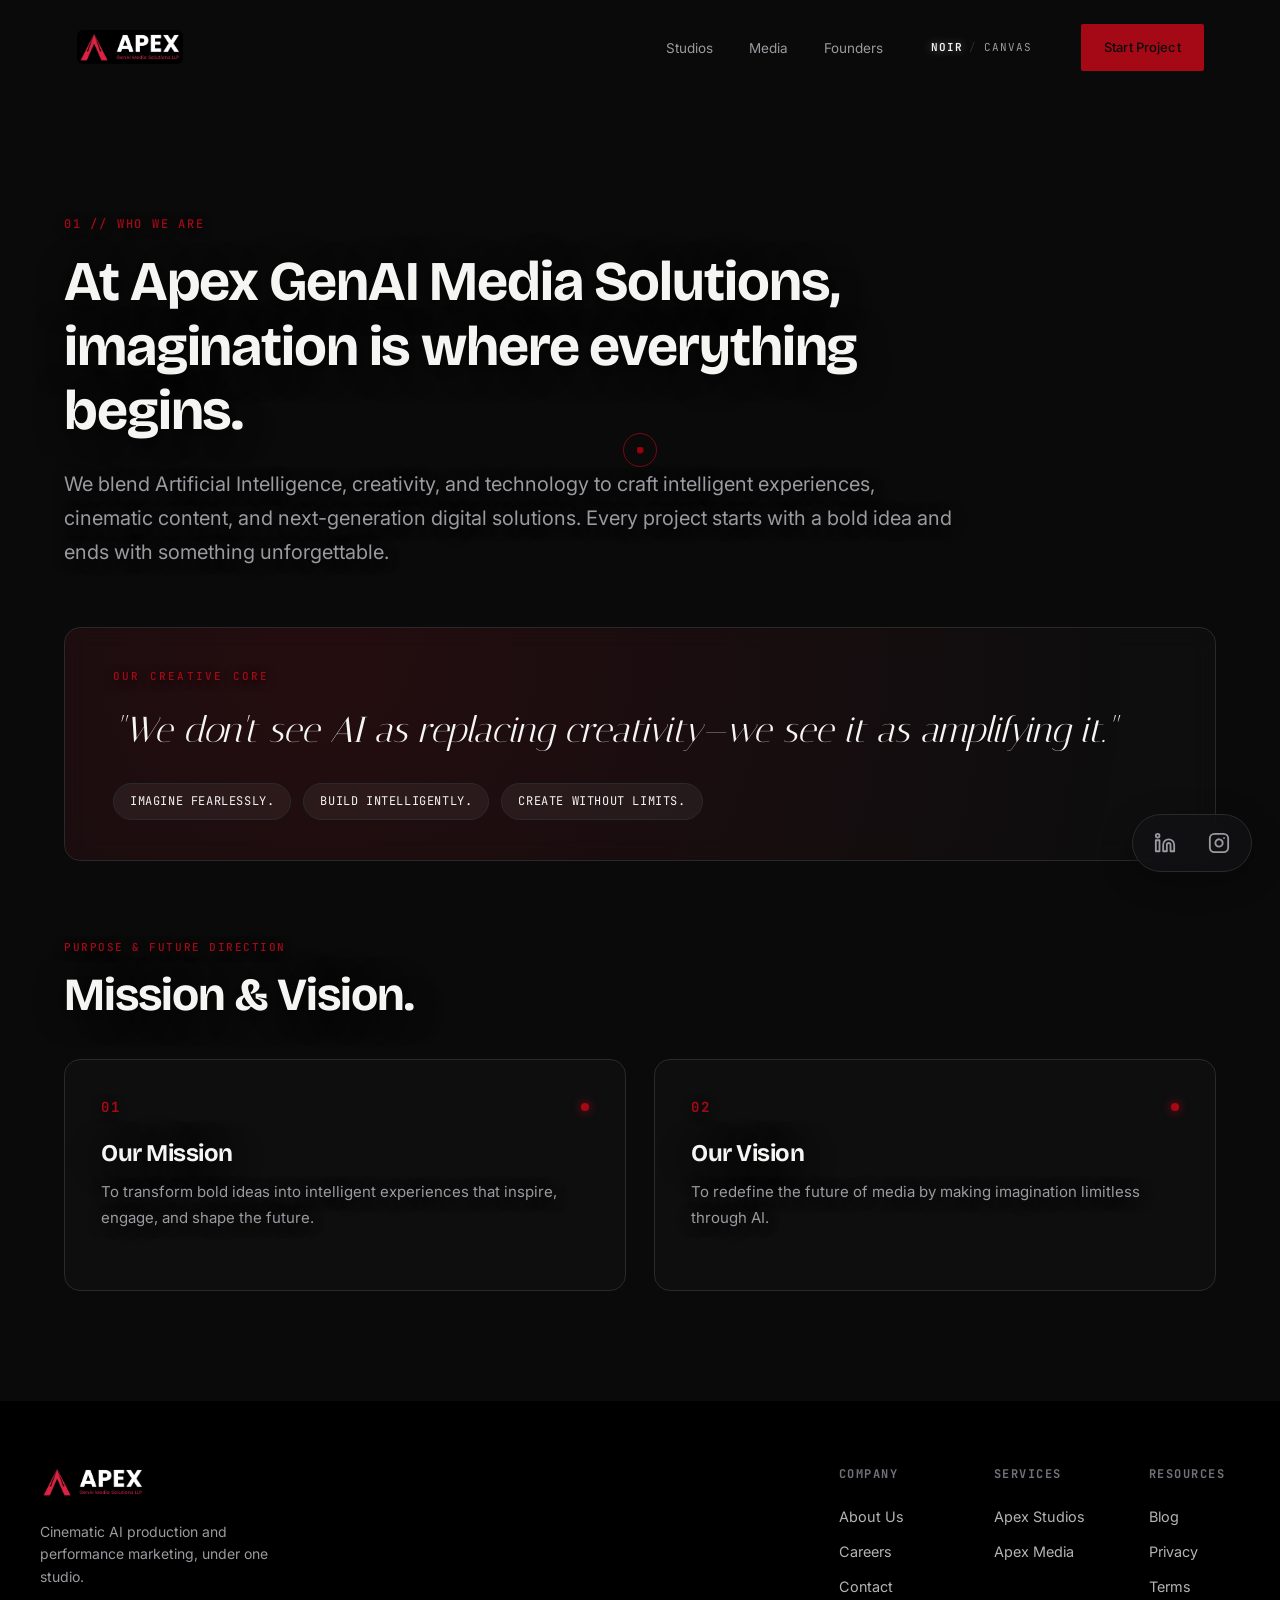
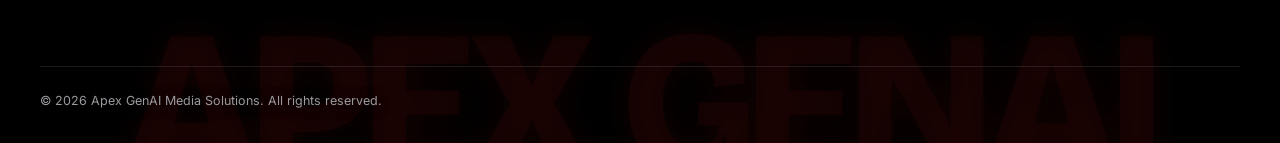
<file: about.html>
<!DOCTYPE html>
<html lang="en">
<head>
<meta charset="UTF-8">
<meta name="viewport" content="width=device-width, initial-scale=1.0">
<title>About Us — Apex GenAI Media Solutions</title>
<meta name="description" content="Learn about Apex GenAI Media Solutions: fusing AI creativity and technology to craft intelligent experiences and redefine digital media.">
<meta name="referrer" content="strict-origin-when-cross-origin">

<link rel="preconnect" href="https://fonts.googleapis.com">
<link rel="preconnect" href="https://fonts.gstatic.com" crossorigin>
<link href="https://fonts.googleapis.com/css2?family=Italiana&family=Bricolage+Grotesque:opsz,wght@12..96,400;12..96,500;12..96,600;12..96,700;12..96,800&family=Inter:wght@400;500;600&family=JetBrains+Mono:wght@400;500;700&display=swap" rel="stylesheet">

<link rel="stylesheet" href="style.css">
</head>
<body>

<div class="cursor-ring" id="cursorRing"></div>
<div class="cursor-core" id="cursorCore"></div>

<header id="siteHeader">
  <a href="index.html" class="logo"><img src="assets/images/Apexlogo.jpeg" alt="Apex GenAI Logo" class="site-logo-img" onerror="this.onerror=null; this.src='assests/images/Apexlogo.jpeg';"></a>
  <nav>
    <ul class="navlinks">
      <li><a href="index.html#studios-expanded">Studios</a></li>
      <li><a href="index.html#media-expanded">Media</a></li>
      <li><a href="index.html#founders">Founders</a></li>
      <li style="display:flex; align-items:center;">
        <button id="themeToggleBtn" class="theme-toggle-btn magnetic" onclick="toggleDisplayMode()" aria-label="Toggle Display Mode">
          <span class="mode-label active-noir" id="modeNoir">NOIR</span>
          <span class="mode-slash">/</span>
          <span class="mode-label" id="modeCanvas">CANVAS</span>
        </button>
      </li>
      <li><a href="index.html#contact" class="btn btn-primary magnetic">Start Project</a></li>
    </ul>
  </nav>
  <button class="mobile-nav-toggle" id="mobileNavToggle" aria-label="Toggle Menu" onclick="toggleMobileMenu()">
    <span class="bar"></span>
    <span class="bar"></span>
    <span class="bar"></span>
  </button>
</header>

<!-- Desktop Fixed Social Navigation -->
<nav class="desktop-social-nav" aria-label="Social Media Links">
  <a href="https://www.linkedin.com/in/ansh-bhanushali-3971ab373?utm_source=share_via&utm_content=profile&utm_medium=member_ios" 
     target="_blank" 
     rel="noopener noreferrer" 
     class="social-nav-link" 
     aria-label="Visit our LinkedIn profile">
    <svg xmlns="http://www.w3.org/2000/svg" width="22" height="22" viewBox="0 0 24 24" fill="none" stroke="currentColor" stroke-width="2" stroke-linecap="round" stroke-linejoin="round" class="social-nav-icon"><path d="M16 8a6 6 0 0 1 6 6v7h-4v-7a2 2 0 0 0-2-2 2 2 0 0 0-2 2v7h-4v-7a6 6 0 0 1 6-6z"/><rect width="4" height="12" x="2" y="9"/><circle cx="4" cy="4" r="2"/></svg>
  </a>
  <a href="https://www.instagram.com/apexxmedia._?utm_source=qr" 
     target="_blank" 
     rel="noopener noreferrer" 
     class="social-nav-link" 
     aria-label="Visit our Instagram profile">
    <svg xmlns="http://www.w3.org/2000/svg" width="22" height="22" viewBox="0 0 24 24" fill="none" stroke="currentColor" stroke-width="2" stroke-linecap="round" stroke-linejoin="round" class="social-nav-icon"><rect width="20" height="20" x="2" y="2" rx="5" ry="5"/><path d="M16 11.37A4 4 0 1 1 12.63 8 4 4 0 0 1 16 11.37z"/><line x1="17.5" x2="17.51" y1="6.5" y2="6.5"/></svg>
  </a>
</nav>

<div class="mobile-menu-overlay" id="mobileMenuOverlay">
  <ul class="mobile-menu-links">
    <li><a href="about.html" onclick="closeMobileMenu()">About Us</a></li>
    <li><a href="careers.html" onclick="closeMobileMenu()">Careers</a></li>
    <li><a href="index.html#studios-expanded" onclick="closeMobileMenu()">Studios</a></li>
    <li><a href="index.html#media-expanded" onclick="closeMobileMenu()">Media</a></li>
    <li><a href="index.html#founders" onclick="closeMobileMenu()">Founders</a></li>
    <li><a href="index.html#contact" onclick="closeMobileMenu()">Contact</a></li>
  </ul>
  
  <div class="mobile-theme-row">
    <span class="theme-label">DISPLAY MODE</span>
    <button id="mobileThemeToggleBtn" class="theme-toggle-btn magnetic" onclick="toggleDisplayMode()" aria-label="Toggle Display Mode">
      <span class="mode-label active-noir" id="mobileModeNoir">NOIR</span>
      <span class="mode-slash">/</span>
      <span class="mode-label" id="mobileModeCanvas">CANVAS</span>
    </button>
  </div>
  
  <div class="mobile-menu-bottom">
    <a href="index.html#contact" class="btn btn-primary mobile-cta-btn" onclick="closeMobileMenu()">Start Project</a>
    <div class="mobile-social-row" aria-label="Social Media Links">
      <a href="https://www.linkedin.com/in/ansh-bhanushali-3971ab373?utm_source=share_via&utm_content=profile&utm_medium=member_ios" 
         target="_blank" 
         rel="noopener noreferrer" 
         class="mobile-social-icon-btn" 
         aria-label="Visit our LinkedIn profile">
        <svg xmlns="http://www.w3.org/2000/svg" width="24" height="24" viewBox="0 0 24 24" fill="none" stroke="currentColor" stroke-width="2" stroke-linecap="round" stroke-linejoin="round" class="mobile-social-icon"><path d="M16 8a6 6 0 0 1 6 6v7h-4v-7a2 2 0 0 0-2-2 2 2 0 0 0-2 2v7h-4v-7a6 6 0 0 1 6-6z"/><rect width="4" height="12" x="2" y="9"/><circle cx="4" cy="4" r="2"/></svg>
      </a>
      <a href="https://www.instagram.com/apexxmedia._?utm_source=qr" 
         target="_blank" 
         rel="noopener noreferrer" 
         class="mobile-social-icon-btn" 
         aria-label="Visit our Instagram profile">
        <svg xmlns="http://www.w3.org/2000/svg" width="24" height="24" viewBox="0 0 24 24" fill="none" stroke="currentColor" stroke-width="2" stroke-linecap="round" stroke-linejoin="round" class="mobile-social-icon"><rect width="20" height="20" x="2" y="2" rx="5" ry="5"/><path d="M16 11.37A4 4 0 1 1 12.63 8 4 4 0 0 1 16 11.37z"/><line x1="17.5" x2="17.51" y1="6.5" y2="6.5"/></svg>
      </a>
    </div>
  </div>
</div>

<main class="about-page-wrapper">
  <!-- Hero / Introduction Section -->
  <section class="about-hero-section section-pad wrap">
    <div class="about-hero-header reveal in">
      <span class="mono about-tag">01 // WHO WE ARE</span>
      <h1 class="about-main-heading">
        At Apex GenAI Media Solutions, imagination is where everything begins.
      </h1>
      <p class="about-hero-lead">
        We blend Artificial Intelligence, creativity, and technology to craft intelligent experiences, cinematic content, and next-generation digital solutions. Every project starts with a bold idea and ends with something unforgettable.
      </p>
    </div>

    <!-- Philosophy Manifesto Box -->
    <div class="about-manifesto-card reveal in">
      <div class="manifesto-glow"></div>
      <div class="manifesto-content">
        <span class="mono manifesto-badge">OUR CREATIVE CORE</span>
        <blockquote class="manifesto-quote">
          "We don't see AI as replacing creativity—we see it as amplifying it."
        </blockquote>
        <div class="manifesto-tagline-pills">
          <span class="pill">Imagine Fearlessly.</span>
          <span class="pill">Build Intelligently.</span>
          <span class="pill">Create Without Limits.</span>
        </div>
      </div>
    </div>

    <!-- Mission and Vision Grid -->
    <div class="about-grid-section">
      <div class="section-head reveal in" style="margin-bottom: 40px;">
        <span class="mono">PURPOSE &amp; FUTURE DIRECTION</span>
        <h2>Mission &amp; Vision.</h2>
      </div>

      <div class="about-card-grid reveal in">
        <!-- Card 1: Our Mission -->
        <div class="about-card mission-card">
          <div class="card-icon-header">
            <span class="mono card-num">01</span>
            <div class="card-badge-dot"></div>
          </div>
          <h3 class="card-title">Our Mission</h3>
          <p class="card-description">
            To transform bold ideas into intelligent experiences that inspire, engage, and shape the future.
          </p>
        </div>

        <!-- Card 2: Our Vision -->
        <div class="about-card vision-card">
          <div class="card-icon-header">
            <span class="mono card-num">02</span>
            <div class="card-badge-dot"></div>
          </div>
          <h3 class="card-title">Our Vision</h3>
          <p class="card-description">
            To redefine the future of media by making imagination limitless through AI.
          </p>
        </div>
      </div>
    </div>
  </section>
</main>

<footer class="footer-section">
  <!-- Background Glow Watermark -->
  <h1 class="footer-watermark apex-watermark">APEX GENAI</h1>

  <div class="footer-container">
    
    <!-- Top Row: Brand Info + Links Grid -->
    <div class="footer-main">
      <div class="footer-brand">
        <a href="index.html" class="logo"><img src="assets/images/Apexlogo.jpeg" alt="Apex GenAI Logo" class="footer-logo site-logo-img" onerror="this.onerror=null; this.src='assests/images/Apexlogo.jpeg';" /></a>
        <p class="footer-tagline">
          Cinematic AI production and performance marketing, under one studio.
        </p>
      </div>

      <!-- Aligned Navigation Columns -->
      <div class="footer-nav-grid">
        <div class="footer-col">
          <h4>COMPANY</h4>
          <ul>
            <li><a href="about.html" class="active">About Us</a></li>
            <li><a href="careers.html">Careers</a></li>
            <li><a href="index.html#contact">Contact</a></li>
          </ul>
        </div>

        <div class="footer-col">
          <h4>SERVICES</h4>
          <ul>
            <li><a href="index.html#studios-expanded">Apex Studios</a></li>
            <li><a href="index.html#media-expanded">Apex Media</a></li>
          </ul>
        </div>

        <div class="footer-col">
          <h4>RESOURCES</h4>
          <ul>
            <li><a href="#">Blog</a></li>
            <li><a href="#">Privacy</a></li>
            <li><a href="#">Terms</a></li>
          </ul>
        </div>
      </div>
    </div>

    <!-- Bottom Row: Copyright -->
    <div class="footer-bottom">
      <p>© 2026 Apex GenAI Media Solutions. All rights reserved.</p>
    </div>

  </div>
</footer>

<script src="script.js"></script>
</body>
</html>
</file>
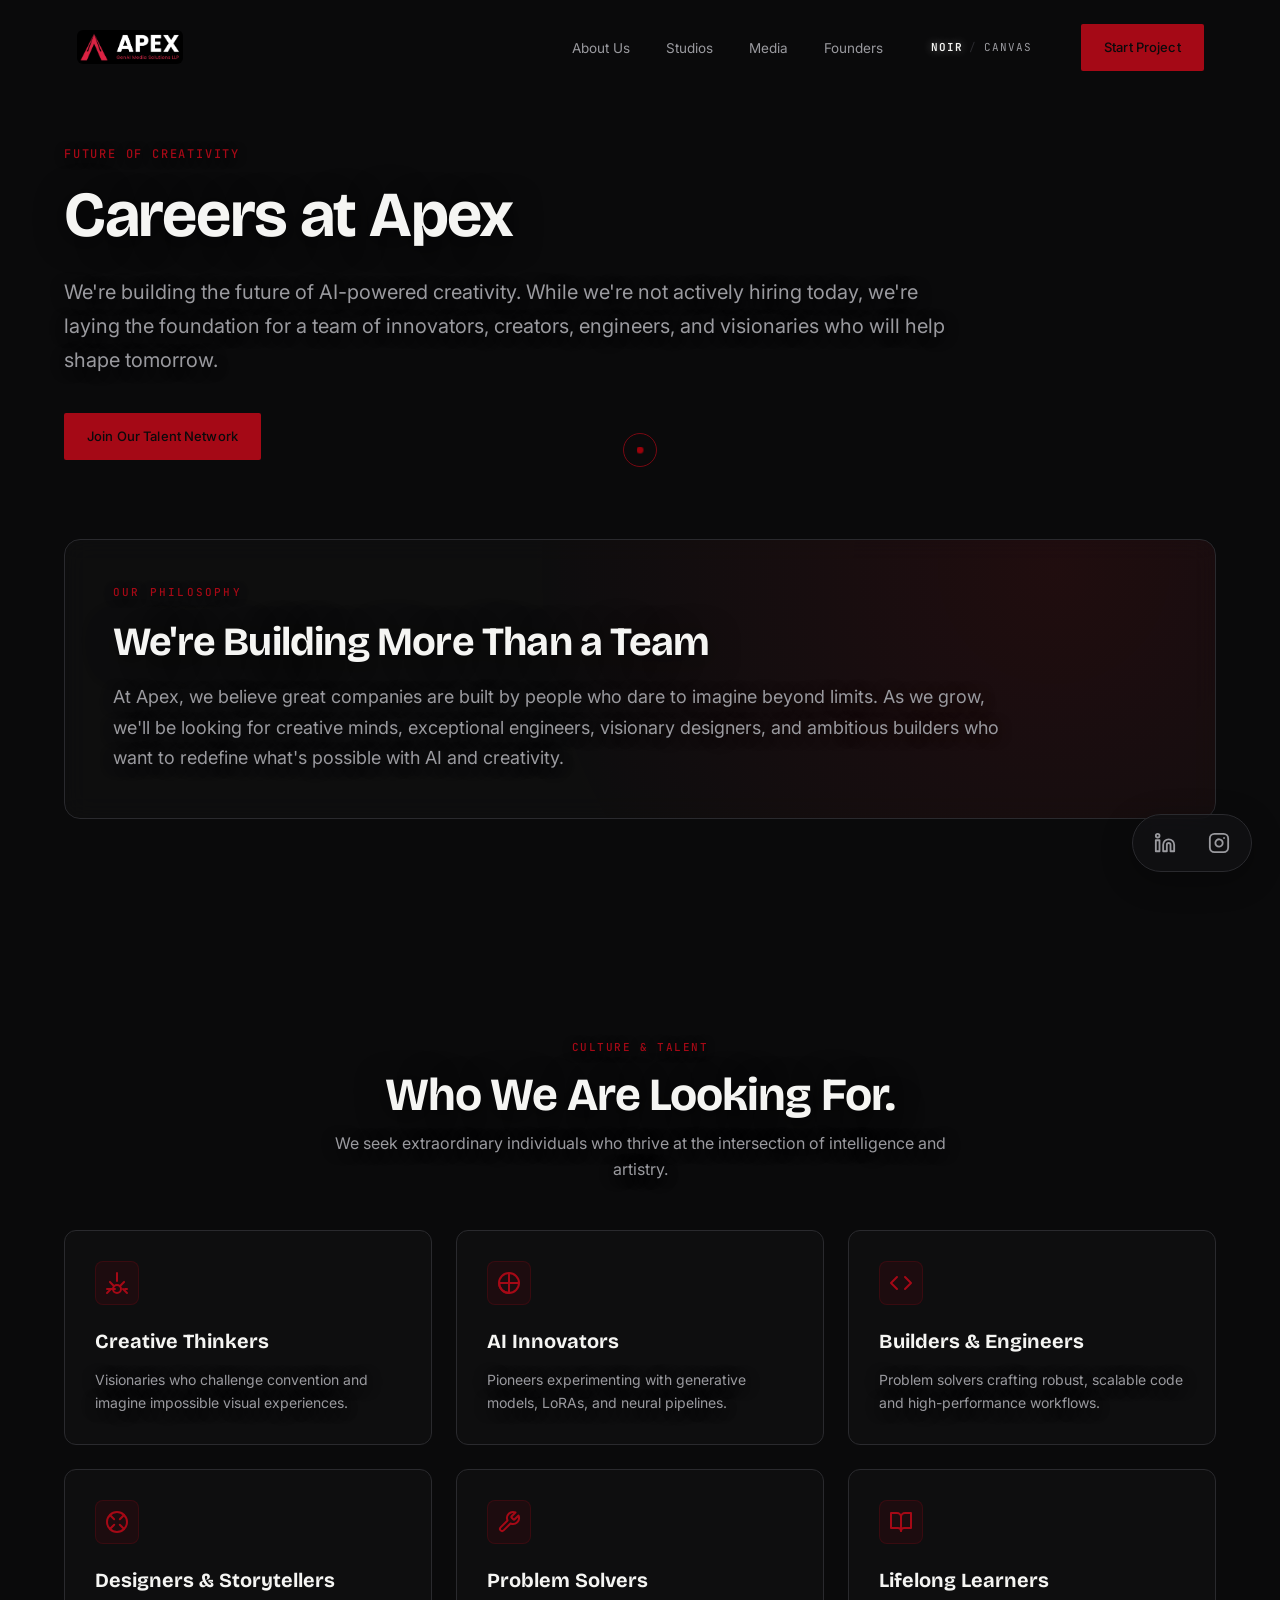
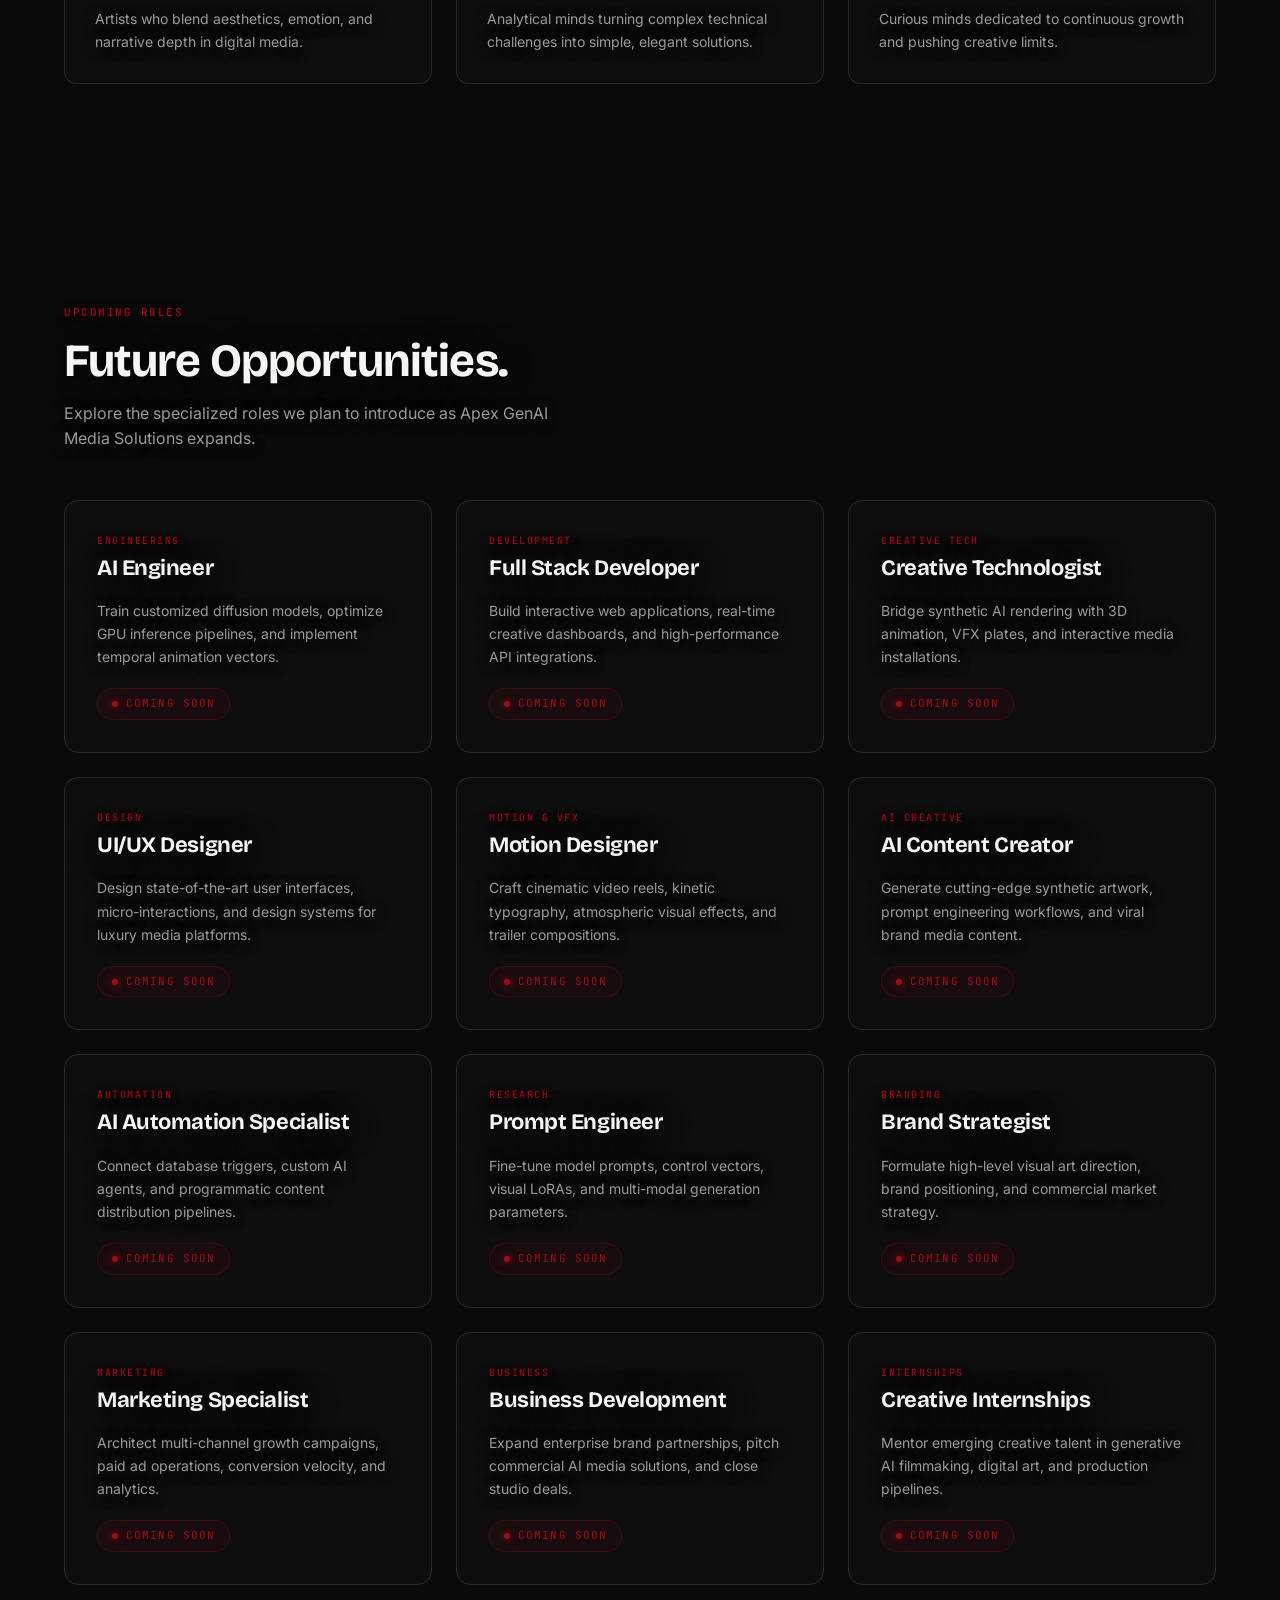
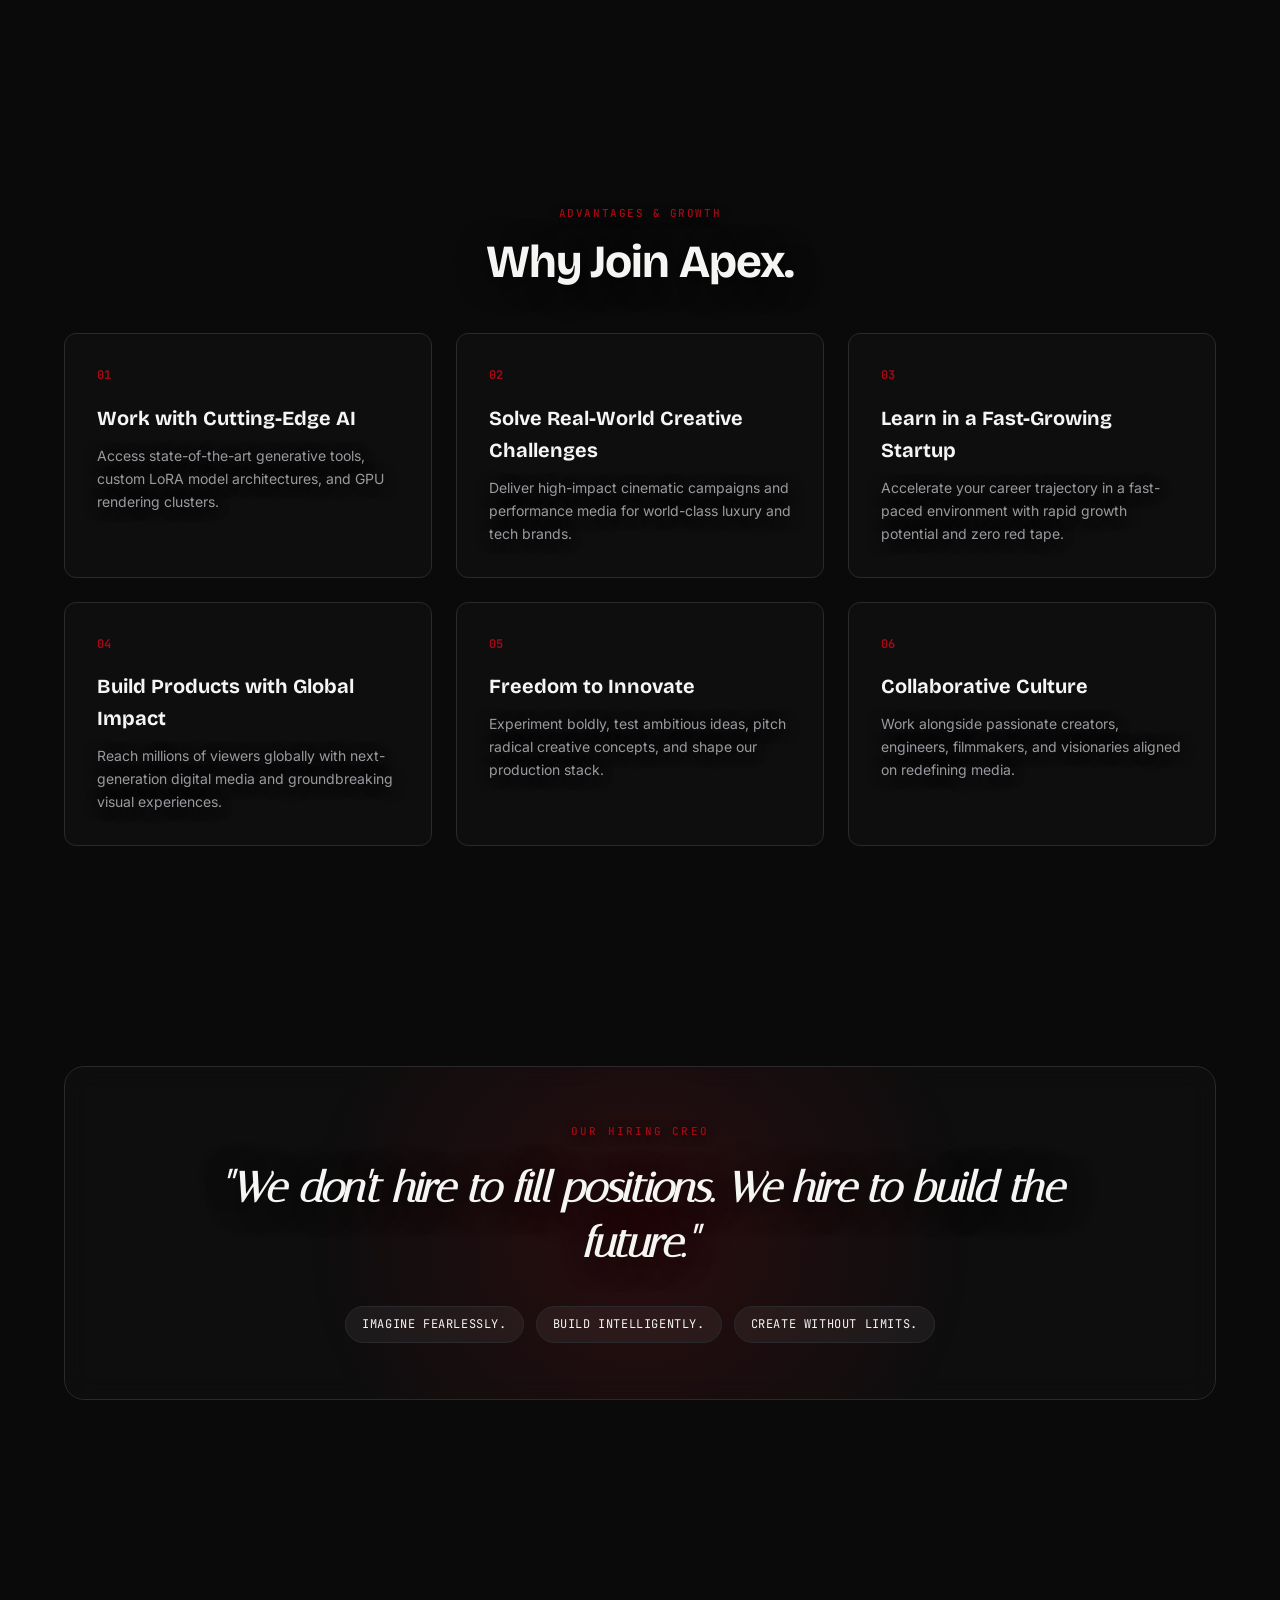
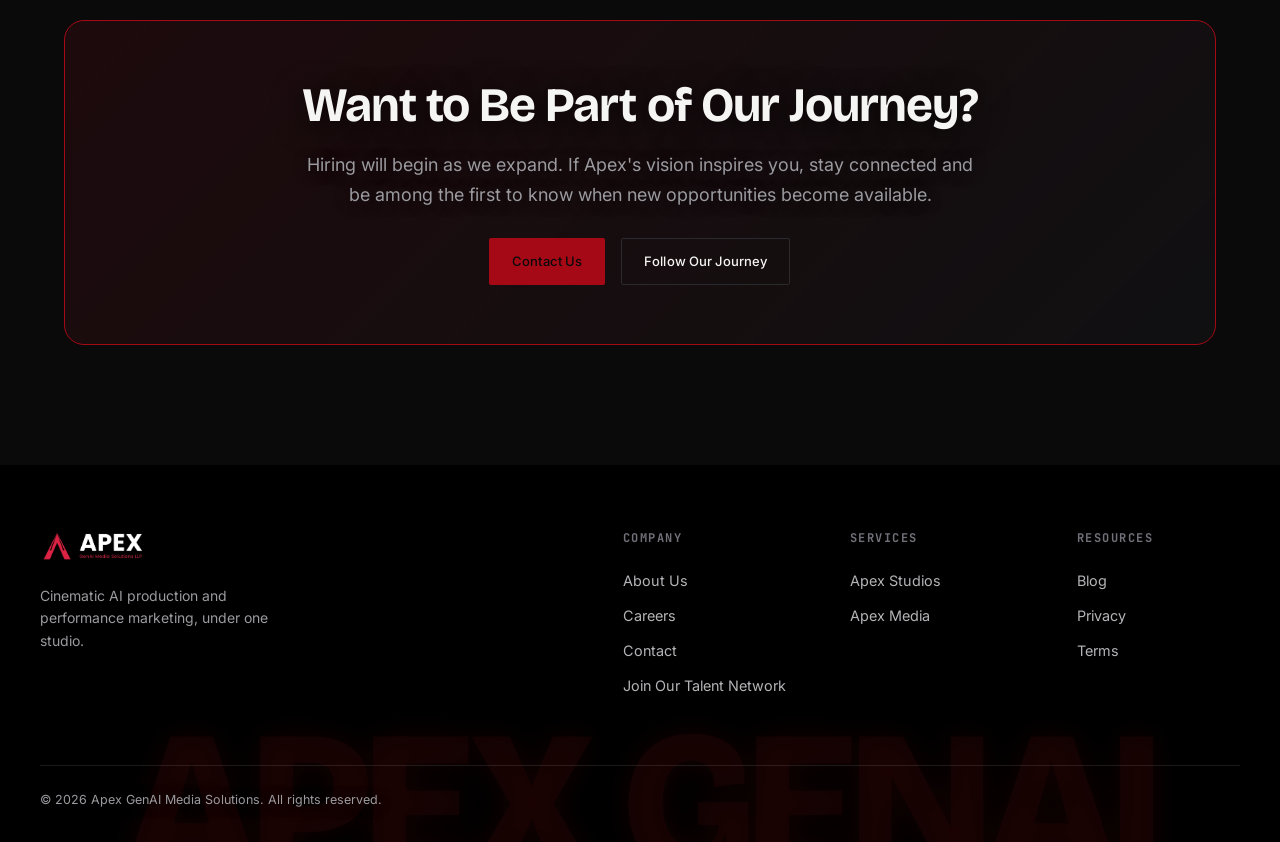
<file: careers.html>
<!DOCTYPE html>
<html lang="en">
<head>
<meta charset="UTF-8">
<meta name="viewport" content="width=device-width, initial-scale=1.0">
<title>Careers — Apex GenAI Media Solutions</title>
<meta name="description" content="Explore future opportunities at Apex GenAI Media Solutions. We're building the future of AI-powered creativity and laying the foundation for visionary talent.">
<meta name="referrer" content="strict-origin-when-cross-origin">

<link rel="preconnect" href="https://fonts.googleapis.com">
<link rel="preconnect" href="https://fonts.gstatic.com" crossorigin>
<link href="https://fonts.googleapis.com/css2?family=Italiana&family=Bricolage+Grotesque:opsz,wght@12..96,400;12..96,500;12..96,600;12..96,700;12..96,800&family=Inter:wght@400;500;600&family=JetBrains+Mono:wght@400;500;700&display=swap" rel="stylesheet">

<link rel="stylesheet" href="style.css">
<!-- Calendly link widget begin -->
<link href="https://assets.calendly.com/assets/external/widget.css" rel="stylesheet">
<script src="https://assets.calendly.com/assets/external/widget.js" type="text/javascript" async></script>
<!-- Calendly link widget end -->
</head>
<body>

<div class="cursor-ring" id="cursorRing"></div>
<div class="cursor-core" id="cursorCore"></div>

<header id="siteHeader">
  <a href="index.html" class="logo"><img src="assets/images/Apexlogo.jpeg" alt="Apex GenAI Logo" class="site-logo-img" onerror="this.onerror=null; this.src='assests/images/Apexlogo.jpeg';"></a>
  <nav>
    <ul class="navlinks">
      <li><a href="about.html">About Us</a></li>
      <li><a href="index.html#studios-expanded">Studios</a></li>
      <li><a href="index.html#media-expanded">Media</a></li>
      <li><a href="index.html#founders">Founders</a></li>
      <li style="display:flex; align-items:center;">
        <button id="themeToggleBtn" class="theme-toggle-btn magnetic" onclick="toggleDisplayMode()" aria-label="Toggle Display Mode">
          <span class="mode-label active-noir" id="modeNoir">NOIR</span>
          <span class="mode-slash">/</span>
          <span class="mode-label" id="modeCanvas">CANVAS</span>
        </button>
      </li>
      <li><a href="index.html#contact" class="btn btn-primary magnetic">Start Project</a></li>
    </ul>
  </nav>
  <button class="mobile-nav-toggle" id="mobileNavToggle" aria-label="Toggle Menu" onclick="toggleMobileMenu()">
    <span class="bar"></span>
    <span class="bar"></span>
    <span class="bar"></span>
  </button>
</header>

<!-- Desktop Fixed Social Navigation -->
<nav class="desktop-social-nav" aria-label="Social Media Links">
  <a href="https://www.linkedin.com/in/ansh-bhanushali-3971ab373?utm_source=share_via&utm_content=profile&utm_medium=member_ios" 
     target="_blank" 
     rel="noopener noreferrer" 
     class="social-nav-link" 
     aria-label="Visit our LinkedIn profile">
    <svg xmlns="http://www.w3.org/2000/svg" width="22" height="22" viewBox="0 0 24 24" fill="none" stroke="currentColor" stroke-width="2" stroke-linecap="round" stroke-linejoin="round" class="social-nav-icon"><path d="M16 8a6 6 0 0 1 6 6v7h-4v-7a2 2 0 0 0-2-2 2 2 0 0 0-2 2v7h-4v-7a6 6 0 0 1 6-6z"/><rect width="4" height="12" x="2" y="9"/><circle cx="4" cy="4" r="2"/></svg>
  </a>
  <a href="https://www.instagram.com/apexxmedia._?utm_source=qr" 
     target="_blank" 
     rel="noopener noreferrer" 
     class="social-nav-link" 
     aria-label="Visit our Instagram profile">
    <svg xmlns="http://www.w3.org/2000/svg" width="22" height="22" viewBox="0 0 24 24" fill="none" stroke="currentColor" stroke-width="2" stroke-linecap="round" stroke-linejoin="round" class="social-nav-icon"><rect width="20" height="20" x="2" y="2" rx="5" ry="5"/><path d="M16 11.37A4 4 0 1 1 12.63 8 4 4 0 0 1 16 11.37z"/><line x1="17.5" x2="17.51" y1="6.5" y2="6.5"/></svg>
  </a>
</nav>

<div class="mobile-menu-overlay" id="mobileMenuOverlay">
  <ul class="mobile-menu-links">
    <li><a href="about.html" onclick="closeMobileMenu()">About Us</a></li>
    <li><a href="careers.html" onclick="closeMobileMenu()">Careers</a></li>
    <li><a href="index.html#studios-expanded" onclick="closeMobileMenu()">Studios</a></li>
    <li><a href="index.html#media-expanded" onclick="closeMobileMenu()">Media</a></li>
    <li><a href="index.html#founders" onclick="closeMobileMenu()">Founders</a></li>
    <li><a href="index.html#contact" onclick="closeMobileMenu()">Contact</a></li>
  </ul>
  
  <div class="mobile-theme-row">
    <span class="theme-label">DISPLAY MODE</span>
    <button id="mobileThemeToggleBtn" class="theme-toggle-btn magnetic" onclick="toggleDisplayMode()" aria-label="Toggle Display Mode">
      <span class="mode-label active-noir" id="mobileModeNoir">NOIR</span>
      <span class="mode-slash">/</span>
      <span class="mode-label" id="mobileModeCanvas">CANVAS</span>
    </button>
  </div>
  
  <div class="mobile-menu-bottom">
    <a href="index.html#contact" class="btn btn-primary mobile-cta-btn" onclick="closeMobileMenu()">Start Project</a>
    <div class="mobile-social-row" aria-label="Social Media Links">
      <a href="https://www.linkedin.com/in/ansh-bhanushali-3971ab373?utm_source=share_via&utm_content=profile&utm_medium=member_ios" 
         target="_blank" 
         rel="noopener noreferrer" 
         class="mobile-social-icon-btn" 
         aria-label="Visit our LinkedIn profile">
        <svg xmlns="http://www.w3.org/2000/svg" width="24" height="24" viewBox="0 0 24 24" fill="none" stroke="currentColor" stroke-width="2" stroke-linecap="round" stroke-linejoin="round" class="mobile-social-icon"><path d="M16 8a6 6 0 0 1 6 6v7h-4v-7a2 2 0 0 0-2-2 2 2 0 0 0-2 2v7h-4v-7a6 6 0 0 1 6-6z"/><rect width="4" height="12" x="2" y="9"/><circle cx="4" cy="4" r="2"/></svg>
      </a>
      <a href="https://www.instagram.com/apexxmedia._?utm_source=qr" 
         target="_blank" 
         rel="noopener noreferrer" 
         class="mobile-social-icon-btn" 
         aria-label="Visit our Instagram profile">
        <svg xmlns="http://www.w3.org/2000/svg" width="24" height="24" viewBox="0 0 24 24" fill="none" stroke="currentColor" stroke-width="2" stroke-linecap="round" stroke-linejoin="round" class="mobile-social-icon"><rect width="20" height="20" x="2" y="2" rx="5" ry="5"/><path d="M16 11.37A4 4 0 1 1 12.63 8 4 4 0 0 1 16 11.37z"/><line x1="17.5" x2="17.51" y1="6.5" y2="6.5"/></svg>
      </a>
    </div>
  </div>
</div>

<main class="careers-page-wrapper">
  <!-- 1. Hero Section -->
  <section class="careers-hero-section section-pad wrap">
    <div class="careers-hero-content reveal in">
      <span class="mono careers-tag">FUTURE OF CREATIVITY</span>
      <h1 class="careers-hero-title">
        Careers at Apex
      </h1>
      <p class="careers-hero-lead">
        We're building the future of AI-powered creativity. While we're not actively hiring today, we're laying the foundation for a team of innovators, creators, engineers, and visionaries who will help shape tomorrow.
      </p>
      <div class="careers-hero-actions">
        <a href="" onclick="Calendly.initPopupWidget({url: 'https://calendly.com/d/dz55-h6t-h4p'});return false;" class="btn btn-primary magnetic">Join Our Talent Network</a>
      </div>
    </div>
  </section>

  <!-- 2. Vision Section: We're Building More Than a Team -->
  <section class="section-pad wrap" style="padding-top: 20px;">
    <div class="vision-banner-card reveal in">
      <div class="vision-glow"></div>
      <div class="vision-content">
        <span class="mono vision-tag">OUR PHILOSOPHY</span>
        <h2 class="vision-title">We're Building More Than a Team</h2>
        <p class="vision-text">
          At Apex, we believe great companies are built by people who dare to imagine beyond limits. As we grow, we'll be looking for creative minds, exceptional engineers, visionary designers, and ambitious builders who want to redefine what's possible with AI and creativity.
        </p>
      </div>
    </div>
  </section>

  <!-- 3. Who We Are Looking For Section -->
  <section class="section-pad wrap">
    <div class="section-head reveal in" style="text-align:center; margin:0 auto 48px;">
      <span class="mono">CULTURE &amp; TALENT</span>
      <h2>Who We Are Looking For.</h2>
      <p style="margin: 12px auto 0; max-width: 640px;">We seek extraordinary individuals who thrive at the intersection of intelligence and artistry.</p>
    </div>

    <div class="qualities-grid reveal in">
      <div class="quality-card">
        <div class="quality-icon">
          <svg xmlns="http://www.w3.org/2000/svg" width="24" height="24" viewBox="0 0 24 24" fill="none" stroke="currentColor" stroke-width="2" stroke-linecap="round" stroke-linejoin="round"><path d="M12 2v8"/><path d="m4.93 10.93 4.24 4.24"/><path d="M2 18h8"/><path d="M20 18h2"/><path d="m19.07 10.93-4.24 4.24"/><path d="M22 22 18 18"/><path d="M2 22 6 18"/><circle cx="12" cy="18" r="4"/></svg>
        </div>
        <h4>Creative Thinkers</h4>
        <p>Visionaries who challenge convention and imagine impossible visual experiences.</p>
      </div>

      <div class="quality-card">
        <div class="quality-icon">
          <svg xmlns="http://www.w3.org/2000/svg" width="24" height="24" viewBox="0 0 24 24" fill="none" stroke="currentColor" stroke-width="2" stroke-linecap="round" stroke-linejoin="round"><path d="M12 2a10 10 0 1 0 10 10H12V2z"/><path d="M12 12 2.1 12a10 10 0 0 0 9.9 10V12z"/><path d="M12 12 12 2.1a10 10 0 0 1 10 9.9H12z"/></svg>
        </div>
        <h4>AI Innovators</h4>
        <p>Pioneers experimenting with generative models, LoRAs, and neural pipelines.</p>
      </div>

      <div class="quality-card">
        <div class="quality-icon">
          <svg xmlns="http://www.w3.org/2000/svg" width="24" height="24" viewBox="0 0 24 24" fill="none" stroke="currentColor" stroke-width="2" stroke-linecap="round" stroke-linejoin="round"><polyline points="16 18 22 12 16 6"/><polyline points="8 6 2 12 8 18"/></svg>
        </div>
        <h4>Builders &amp; Engineers</h4>
        <p>Problem solvers crafting robust, scalable code and high-performance workflows.</p>
      </div>

      <div class="quality-card">
        <div class="quality-icon">
          <svg xmlns="http://www.w3.org/2000/svg" width="24" height="24" viewBox="0 0 24 24" fill="none" stroke="currentColor" stroke-width="2" stroke-linecap="round" stroke-linejoin="round"><circle cx="12" cy="12" r="10"/><path d="m4.93 4.93 4.24 4.24"/><path d="m14.83 9.17 4.24-4.24"/><path d="m14.83 14.83 4.24 4.24"/><path d="m9.17 14.83-4.24 4.24"/></svg>
        </div>
        <h4>Designers &amp; Storytellers</h4>
        <p>Artists who blend aesthetics, emotion, and narrative depth in digital media.</p>
      </div>

      <div class="quality-card">
        <div class="quality-icon">
          <svg xmlns="http://www.w3.org/2000/svg" width="24" height="24" viewBox="0 0 24 24" fill="none" stroke="currentColor" stroke-width="2" stroke-linecap="round" stroke-linejoin="round"><path d="M14.7 6.3a1 1 0 0 0 0 1.4l1.6 1.6a1 1 0 0 0 1.4 0l3.77-3.77a6 6 0 0 1-7.94 7.94l-6.91 6.91a2.12 2.12 0 0 1-3-3l6.91-6.91a6 6 0 0 1 7.94-7.94l-3.76 3.76z"/></svg>
        </div>
        <h4>Problem Solvers</h4>
        <p>Analytical minds turning complex technical challenges into simple, elegant solutions.</p>
      </div>

      <div class="quality-card">
        <div class="quality-icon">
          <svg xmlns="http://www.w3.org/2000/svg" width="24" height="24" viewBox="0 0 24 24" fill="none" stroke="currentColor" stroke-width="2" stroke-linecap="round" stroke-linejoin="round"><path d="M2 3h6a4 4 0 0 1 4 4v14a3 3 0 0 0-3-3H2z"/><path d="M22 3h-6a4 4 0 0 0-4 4v14a3 3 0 0 1 3-3h7z"/></svg>
        </div>
        <h4>Lifelong Learners</h4>
        <p>Curious minds dedicated to continuous growth and pushing creative limits.</p>
      </div>
    </div>
  </section>

  <!-- 4. Future Opportunities Section -->
  <section class="section-pad wrap" id="future-opportunities">
    <div class="section-head reveal in" style="margin-bottom: 48px;">
      <span class="mono">UPCOMING ROLES</span>
      <h2>Future Opportunities.</h2>
      <p>Explore the specialized roles we plan to introduce as Apex GenAI Media Solutions expands.</p>
    </div>

    <div class="jobs-grid reveal in">
      <!-- 1 -->
      <div class="job-card">
        <div class="job-header">
          <span class="mono job-category">ENGINEERING</span>
          <h3 class="job-title">AI Engineer</h3>
        </div>
        <p class="job-description">Train customized diffusion models, optimize GPU inference pipelines, and implement temporal animation vectors.</p>
        <div class="coming-soon-badge"><span class="badge-dot"></span> Coming Soon</div>
      </div>

      <!-- 2 -->
      <div class="job-card">
        <div class="job-header">
          <span class="mono job-category">DEVELOPMENT</span>
          <h3 class="job-title">Full Stack Developer</h3>
        </div>
        <p class="job-description">Build interactive web applications, real-time creative dashboards, and high-performance API integrations.</p>
        <div class="coming-soon-badge"><span class="badge-dot"></span> Coming Soon</div>
      </div>

      <!-- 3 -->
      <div class="job-card">
        <div class="job-header">
          <span class="mono job-category">CREATIVE TECH</span>
          <h3 class="job-title">Creative Technologist</h3>
        </div>
        <p class="job-description">Bridge synthetic AI rendering with 3D animation, VFX plates, and interactive media installations.</p>
        <div class="coming-soon-badge"><span class="badge-dot"></span> Coming Soon</div>
      </div>

      <!-- 4 -->
      <div class="job-card">
        <div class="job-header">
          <span class="mono job-category">DESIGN</span>
          <h3 class="job-title">UI/UX Designer</h3>
        </div>
        <p class="job-description">Design state-of-the-art user interfaces, micro-interactions, and design systems for luxury media platforms.</p>
        <div class="coming-soon-badge"><span class="badge-dot"></span> Coming Soon</div>
      </div>

      <!-- 5 -->
      <div class="job-card">
        <div class="job-header">
          <span class="mono job-category">MOTION &amp; VFX</span>
          <h3 class="job-title">Motion Designer</h3>
        </div>
        <p class="job-description">Craft cinematic video reels, kinetic typography, atmospheric visual effects, and trailer compositions.</p>
        <div class="coming-soon-badge"><span class="badge-dot"></span> Coming Soon</div>
      </div>

      <!-- 6 -->
      <div class="job-card">
        <div class="job-header">
          <span class="mono job-category">AI CREATIVE</span>
          <h3 class="job-title">AI Content Creator</h3>
        </div>
        <p class="job-description">Generate cutting-edge synthetic artwork, prompt engineering workflows, and viral brand media content.</p>
        <div class="coming-soon-badge"><span class="badge-dot"></span> Coming Soon</div>
      </div>

      <!-- 7 -->
      <div class="job-card">
        <div class="job-header">
          <span class="mono job-category">AUTOMATION</span>
          <h3 class="job-title">AI Automation Specialist</h3>
        </div>
        <p class="job-description">Connect database triggers, custom AI agents, and programmatic content distribution pipelines.</p>
        <div class="coming-soon-badge"><span class="badge-dot"></span> Coming Soon</div>
      </div>

      <!-- 8 -->
      <div class="job-card">
        <div class="job-header">
          <span class="mono job-category">RESEARCH</span>
          <h3 class="job-title">Prompt Engineer</h3>
        </div>
        <p class="job-description">Fine-tune model prompts, control vectors, visual LoRAs, and multi-modal generation parameters.</p>
        <div class="coming-soon-badge"><span class="badge-dot"></span> Coming Soon</div>
      </div>

      <!-- 9 -->
      <div class="job-card">
        <div class="job-header">
          <span class="mono job-category">BRANDING</span>
          <h3 class="job-title">Brand Strategist</h3>
        </div>
        <p class="job-description">Formulate high-level visual art direction, brand positioning, and commercial market strategy.</p>
        <div class="coming-soon-badge"><span class="badge-dot"></span> Coming Soon</div>
      </div>

      <!-- 10 -->
      <div class="job-card">
        <div class="job-header">
          <span class="mono job-category">MARKETING</span>
          <h3 class="job-title">Marketing Specialist</h3>
        </div>
        <p class="job-description">Architect multi-channel growth campaigns, paid ad operations, conversion velocity, and analytics.</p>
        <div class="coming-soon-badge"><span class="badge-dot"></span> Coming Soon</div>
      </div>

      <!-- 11 -->
      <div class="job-card">
        <div class="job-header">
          <span class="mono job-category">BUSINESS</span>
          <h3 class="job-title">Business Development</h3>
        </div>
        <p class="job-description">Expand enterprise brand partnerships, pitch commercial AI media solutions, and close studio deals.</p>
        <div class="coming-soon-badge"><span class="badge-dot"></span> Coming Soon</div>
      </div>

      <!-- 12 -->
      <div class="job-card">
        <div class="job-header">
          <span class="mono job-category">INTERNSHIPS</span>
          <h3 class="job-title">Creative Internships</h3>
        </div>
        <p class="job-description">Mentor emerging creative talent in generative AI filmmaking, digital art, and production pipelines.</p>
        <div class="coming-soon-badge"><span class="badge-dot"></span> Coming Soon</div>
      </div>
    </div>
  </section>

  <!-- 5. Why Join Apex Section -->
  <section class="section-pad wrap">
    <div class="section-head reveal in" style="text-align:center; margin:0 auto 48px;">
      <span class="mono">ADVANTAGES &amp; GROWTH</span>
      <h2>Why Join Apex.</h2>
    </div>

    <div class="why-join-grid reveal in">
      <div class="why-card">
        <div class="why-number">01</div>
        <h4>Work with Cutting-Edge AI</h4>
        <p>Access state-of-the-art generative tools, custom LoRA model architectures, and GPU rendering clusters.</p>
      </div>

      <div class="why-card">
        <div class="why-number">02</div>
        <h4>Solve Real-World Creative Challenges</h4>
        <p>Deliver high-impact cinematic campaigns and performance media for world-class luxury and tech brands.</p>
      </div>

      <div class="why-card">
        <div class="why-number">03</div>
        <h4>Learn in a Fast-Growing Startup</h4>
        <p>Accelerate your career trajectory in a fast-paced environment with rapid growth potential and zero red tape.</p>
      </div>

      <div class="why-card">
        <div class="why-number">04</div>
        <h4>Build Products with Global Impact</h4>
        <p>Reach millions of viewers globally with next-generation digital media and groundbreaking visual experiences.</p>
      </div>

      <div class="why-card">
        <div class="why-number">05</div>
        <h4>Freedom to Innovate</h4>
        <p>Experiment boldly, test ambitious ideas, pitch radical creative concepts, and shape our production stack.</p>
      </div>

      <div class="why-card">
        <div class="why-number">06</div>
        <h4>Collaborative Culture</h4>
        <p>Work alongside passionate creators, engineers, filmmakers, and visionaries aligned on redefining media.</p>
      </div>
    </div>
  </section>

  <!-- 6. Culture Section -->
  <section class="section-pad wrap">
    <div class="culture-banner-card reveal in">
      <div class="culture-glow"></div>
      <div class="culture-content">
        <span class="mono culture-tag">OUR HIRING CREO</span>
        <h2 class="culture-statement">
          "We don't hire to fill positions. We hire to build the future."
        </h2>
        <div class="manifesto-tagline-pills" style="justify-content: center; margin-top: 16px;">
          <span class="pill">Imagine Fearlessly.</span>
          <span class="pill">Build Intelligently.</span>
          <span class="pill">Create Without Limits.</span>
        </div>
      </div>
    </div>
  </section>

  <!-- 7. Stay Connected Banner -->
  <section class="section-pad wrap" style="padding-bottom: 120px;">
    <div class="cta-banner-card reveal in">
      <h2 class="cta-banner-heading">Want to Be Part of Our Journey?</h2>
      <p class="cta-banner-text">
        Hiring will begin as we expand. If Apex's vision inspires you, stay connected and be among the first to know when new opportunities become available.
      </p>
      <div class="cta-banner-actions">
        <a href="index.html#contact" class="btn btn-primary magnetic">Contact Us</a>
        <a href="https://www.linkedin.com/in/ansh-bhanushali-3971ab373?utm_source=share_via&utm_content=profile&utm_medium=member_ios" target="_blank" rel="noopener noreferrer" class="btn btn-ghost magnetic">Follow Our Journey</a>
      </div>
    </div>
  </section>
</main>

<footer class="footer-section">
  <!-- Background Glow Watermark -->
  <h1 class="footer-watermark apex-watermark">APEX GENAI</h1>

  <div class="footer-container">
    
    <!-- Top Row: Brand Info + Links Grid -->
    <div class="footer-main">
      <div class="footer-brand">
        <a href="index.html" class="logo"><img src="assets/images/Apexlogo.jpeg" alt="Apex GenAI Logo" class="footer-logo site-logo-img" onerror="this.onerror=null; this.src='assests/images/Apexlogo.jpeg';" /></a>
        <p class="footer-tagline">
          Cinematic AI production and performance marketing, under one studio.
        </p>
      </div>

      <!-- Aligned Navigation Columns -->
      <div class="footer-nav-grid">
        <div class="footer-col">
          <h4>COMPANY</h4>
          <ul>
            <li><a href="about.html">About Us</a></li>
            <li><a href="careers.html" class="active">Careers</a></li>
            <li><a href="index.html#contact">Contact</a></li>
            <li><a href="" onclick="Calendly.initPopupWidget({url: 'https://calendly.com/d/dz55-h6t-h4p'});return false;">Join Our Talent Network</a></li>
          </ul>
        </div>

        <div class="footer-col">
          <h4>SERVICES</h4>
          <ul>
            <li><a href="index.html#studios-expanded">Apex Studios</a></li>
            <li><a href="index.html#media-expanded">Apex Media</a></li>
          </ul>
        </div>

        <div class="footer-col">
          <h4>RESOURCES</h4>
          <ul>
            <li><a href="#">Blog</a></li>
            <li><a href="#">Privacy</a></li>
            <li><a href="#">Terms</a></li>
          </ul>
        </div>
      </div>
    </div>

    <!-- Bottom Row: Copyright -->
    <div class="footer-bottom">
      <p>© 2026 Apex GenAI Media Solutions. All rights reserved.</p>
    </div>

  </div>
</footer>

<script src="script.js"></script>
</body>
</html>
</file>
<file: style.css>
:root, .theme-noir {
    --bg-primary: #0A0A0B;
    --bg-secondary: #141416;
    --text-primary: #F5F5F3;
    --text-muted: #9A9A9F;
    --accent: #a50916ff;
    --accent-alt: #a50916ff;
    --border: #2A2A2E;
    --card-bg: rgba(20, 20, 22, 0.4);
    --card-shadow: none;
    --box-bg: #0D0D0E;
    --header-bg: rgba(10, 10, 11, 0.86);
    --modal-overlay-bg: rgba(10, 10, 11, 0.92);
    --portrait-bg: linear-gradient(160deg, #1c1c1f, #0a0a0b);
    --text-shadow: 0 4px 30px rgba(0,0,0,0.75);
    --mono-shadow: 0 2px 10px rgba(0,0,0,0.7);
    --p-shadow: 0 2px 14px rgba(0,0,0,0.5);
    --tint-base-r: 10;
    --tint-base-g: 10;
    --tint-base-b: 11;
    --ease: cubic-bezier(0.16,1,0.3,1);
  }

  .theme-canvas {
    --bg-primary: #F8F8F6;
    --bg-secondary: #FFFFFF;
    --text-primary: #111111;
    --text-muted: #555555;
    --accent: #a50916ff;
    --accent-alt: #a50916ff;
    --border: #D2D2CD;
    --card-bg: #FFFFFF;
    --card-shadow: 0 12px 30px rgba(0, 0, 0, 0.04);
    --box-bg: #F0F0EE;
    --header-bg: rgba(248, 248, 246, 0.86);
    --modal-overlay-bg: rgba(248, 248, 246, 0.92);
    --portrait-bg: linear-gradient(160deg, #e4e4e2, #f8f8f6);
    --text-shadow: none;
    --mono-shadow: none;
    --p-shadow: none;
    --tint-base-r: 248;
    --tint-base-g: 248;
    --tint-base-b: 246;
    --ease: cubic-bezier(0.16,1,0.3,1);
  }

  body, header, section, footer, div, h1, h2, h3, h4, h5, p, span, a, input, button, select, blockquote, label {
    transition: background-color 1.2s var(--ease), 
                background 1.2s var(--ease),
                border-color 1.2s var(--ease), 
                color 1.2s var(--ease), 
                box-shadow 1.2s var(--ease),
                text-shadow 1.2s var(--ease);
  }

  *{margin:0;padding:0;box-sizing:border-box;}
  html{scroll-behavior:auto;}
  body{
    background:var(--bg-primary);
    color:var(--text-primary);
    font-family:'Inter',sans-serif;
    font-size:16px;
    line-height:1.6;
    -webkit-font-smoothing:antialiased;
  }
  body.no-scroll{overflow:hidden;height:100vh;}
  h1,h2,h3,.display{font-family:'Bricolage Grotesque',sans-serif;font-weight:700;letter-spacing:-0.02em;line-height:1.02;text-shadow:var(--text-shadow);}
  .mono{font-family:'JetBrains Mono',monospace;font-size:11px;text-transform:uppercase;letter-spacing:0.14em;color:var(--accent);font-weight:500;text-shadow:var(--mono-shadow);}
  p{text-shadow:var(--p-shadow);}
  a{color:inherit;text-decoration:none;}
  img,video{display:block;max-width:100%;}
  .wrap{max-width:1440px;margin:0 auto;padding:0 6vw;}
  ::selection{background:var(--accent);color:#0A0A0B;}
  a:focus-visible,button:focus-visible{outline:2px solid var(--accent-alt);outline-offset:3px;}



  /* ---------- CUSTOM CURSOR ---------- */
  .cursor-core{position:fixed;top:0;left:0;width:7px;height:7px;border-radius:50%;background:var(--accent);
    z-index:9999;pointer-events:none;transform:translate(-50%,-50%);mix-blend-mode:difference;}
  .cursor-ring{position:fixed;top:0;left:0;width:34px;height:34px;border-radius:50%;border:1px solid var(--accent);
    z-index:9998;pointer-events:none;transform:translate(-50%,-50%);transition:width .3s var(--ease),height .3s var(--ease),border-color .3s var(--ease),opacity .3s var(--ease);opacity:0.7;}
  .cursor-ring.hover{width:64px;height:64px;border-color:var(--accent-alt);opacity:1;}
  body.cursor-active, body.cursor-active a, body.cursor-active button{cursor:none;}

  /* ---------- LOADER ---------- */
  #loader{position:fixed;inset:0;z-index:10000;background:var(--bg-primary);
    display:flex;flex-direction:column;align-items:center;justify-content:center;text-align:center;
    transition:clip-path 1.1s var(--ease), opacity .6s ease .5s;}
  #loader .loader-text{max-width:640px;padding:0 24px;overflow:hidden;}
  #loader .loader-text .line{font-family:'Bricolage Grotesque',sans-serif;font-weight:600;
    font-size:clamp(22px,3.6vw,40px);letter-spacing:-0.01em;overflow:hidden;}
  #loader .loader-text .line span{display:inline-block;transform:translateY(110%);
    transition:transform .9s var(--ease);}
  #loader.reveal .loader-text .line span{transform:translateY(0);}
  #loader .loader-meta{margin-top:34px;display:flex;align-items:center;gap:16px;}
  #loader .loader-bar{width:200px;height:1px;background:var(--border);position:relative;overflow:hidden;}
  #loader .loader-bar-fill{position:absolute;left:0;top:0;height:100%;width:0%;background:var(--accent);}
  #loader .loader-pct{font-family:'JetBrains Mono',monospace;font-size:12px;color:var(--text-muted);letter-spacing:0.08em;min-width:38px;}
  #loader.iris-out{clip-path:circle(0% at 50% 50%);opacity:1;}
  #loader.done{display:none;}

  /* ---------- NAV ---------- */
  header{position:fixed;top:0;left:0;right:0;z-index:100;padding:24px 6vw;display:flex;align-items:center;justify-content:space-between;
    transition:background .5s var(--ease), border-color .5s var(--ease), padding .4s var(--ease);border-bottom:1px solid transparent;}
  header.scrolled{background:var(--header-bg);backdrop-filter:blur(14px);border-bottom:1px solid var(--border);padding:16px 6vw;}
  .logo{font-family:'Bricolage Grotesque',sans-serif;font-weight:700;font-size:19px;letter-spacing:-0.01em;display:inline-flex;align-items:center;gap:10px;text-decoration:none;}
  .logo span{color:var(--accent);}
  .site-logo-img{height:34px;width:auto;object-fit:contain;border-radius:6px;display:inline-block;vertical-align:middle;}
  nav ul{list-style:none;display:flex;gap:36px;align-items:center;}
  nav a{font-size:13.5px;color:var(--text-muted);transition:color .3s var(--ease);}
  nav a:hover{color:var(--text-primary);}
  .btn{display:inline-flex;align-items:center;gap:8px;padding:12px 22px;border-radius:2px;font-size:13px;font-weight:500;letter-spacing:0.01em;
    cursor:pointer;transition:transform .4s var(--ease), background .3s var(--ease), border-color .3s var(--ease);border:1px solid transparent;}
  .btn-primary{background:var(--accent);color:#0A0A0B;}
  .btn-primary:hover{transform:translateY(-2px);}
  .btn-ghost{border-color:var(--border);color:var(--text-primary);}
  .btn-ghost:hover{border-color:var(--accent);transform:translateY(-2px);}
  .magnetic{will-change:transform;}

  /* Theme Toggle Button Styles */
  .theme-toggle-btn {
    background: none;
    border: none;
    font-family: 'JetBrains Mono', monospace;
    font-size: 11px;
    letter-spacing: 0.1em;
    cursor: pointer;
    display: inline-flex;
    align-items: center;
    gap: 6px;
    padding: 8px 12px;
    color: var(--text-muted);
    outline: none;
  }
  .theme-toggle-btn .mode-label {
    transition: color 0.6s var(--ease), text-shadow 0.6s var(--ease);
  }
  .theme-toggle-btn .mode-slash {
    color: var(--border);
  }
  .theme-noir .theme-toggle-btn .mode-label.active-noir {
    color: var(--text-primary);
    text-shadow: 0 0 10px rgba(255,255,255,0.4);
    font-weight: 600;
  }
  .theme-canvas .theme-toggle-btn .mode-label.active-canvas {
    color: var(--text-primary);
    font-weight: 600;
  }

  /* ---------- LAYOUT / WORLD VISIBILITY ---------- */
  main{position:relative;z-index:2;}
  .opaque, .opaque.alt{background:transparent;}
  .portal{position:relative;height:38vh;min-height:260px;display:flex;align-items:center;justify-content:center;overflow:hidden;}
  .portal .portal-label{font-family:'JetBrains Mono',monospace;font-size:11px;letter-spacing:0.16em;text-transform:uppercase;color:var(--text-muted);
    opacity:0;transform:translateY(10px);transition:opacity .8s var(--ease), transform .8s var(--ease);
    text-shadow:0 2px 12px rgba(0,0,0,0.8);}
  .portal.in .portal-label{opacity:1;transform:translateY(0);}

  /* ---------- HERO ---------- */
  .hero{position:relative;height:100svh;min-height:640px;display:flex;flex-direction:column;padding-top:120px;}
  .hero-content{position:relative;z-index:2;padding:0 6vw 96px;max-width:1000px;margin-top:auto;}
  .hero .eyebrow{margin-bottom:22px;display:block;}
  .hero h1{font-size:clamp(40px,7vw,92px);margin-bottom:26px;text-shadow:0 4px 40px rgba(0,0,0,0.6);}
  .hero p{font-size:clamp(15px,1.6vw,19px);color:var(--text-muted);max-width:560px;margin-bottom:40px;}
  .hero-ctas{display:flex;gap:16px;flex-wrap:wrap;}
  .scroll-cue{position:absolute;bottom:32px;right:6vw;z-index:2;display:flex;flex-direction:column;align-items:center;gap:10px;color:var(--text-muted);}
  .scroll-cue .line{width:1px;height:38px;background:var(--border);position:relative;overflow:hidden;}
  .scroll-cue .line::after{content:'';position:absolute;top:-100%;left:0;width:100%;height:100%;background:var(--accent);animation:cueDrop 2.2s ease-in-out infinite;}
  @keyframes cueDrop{0%{top:-100%;}60%{top:100%;}100%{top:100%;}}

  /* ---------- REVEAL ---------- */
  .reveal{opacity:0;transform:translateY(24px);transition:opacity .8s var(--ease), transform .8s var(--ease);}
  .reveal.in{opacity:1;transform:translateY(0);}

  section{position:relative;}
  .section-pad{padding:110px 0;}
  .section-head{max-width:640px;margin-bottom:64px;}
  .section-head .mono{display:block;margin-bottom:16px;}
  .section-head h2{font-size:clamp(28px,3.6vw,46px);}
  .section-head p{color:var(--text-muted);margin-top:16px;font-size:16px;max-width:520px;}

  /* ---------- NEW CINEMATIC NARRATIVE STYLES ---------- */
  .manifesto-section {
    min-height: 100vh;
    display: flex;
    align-items: center;
    justify-content: center;
    position: relative;
    z-index: 2;
    padding: 120px 0;
  }
  .manifesto-wrap {
    width: 100%;
    max-width: 1100px;
  }
  .manifesto-content {
    text-align: left;
  }
  .manifesto-eyebrow {
    margin-bottom: 24px;
    display: block;
  }
  .manifesto-heading {
    font-size: clamp(38px, 6vw, 76px);
    line-height: 1.05;
    margin-bottom: 36px;
    text-transform: uppercase;
  }
  .manifesto-heading span {
    display: block;
  }
  .manifesto-body {
    font-size: clamp(17px, 2.2vw, 24px);
    color: var(--text-muted);
    max-width: 720px;
    line-height: 1.65;
  }

  /* Fullscreen Showreel */
  .showreel-section {
    position: relative;
    height: 100vh;
    width: 100%;
    overflow: hidden;
    z-index: 2;
  }
  .showreel-video-container {
    position: relative;
    width: 100%;
    height: 100%;
  }
  .showreel-video-fullscreen {
    width: 100%;
    height: 100%;
    object-fit: cover;
    filter: brightness(0.32) contrast(1.1) saturate(0.9);
  }
  .showreel-video-overlay {
    position: absolute;
    inset: 0;
    background: linear-gradient(0deg, rgba(10,10,11,0.95) 0%, rgba(10,10,11,0.2) 50%, rgba(10,10,11,0.9) 100%);
    z-index: 1;
  }
  .showreel-overlay-content {
    position: absolute;
    inset: 0;
    z-index: 2;
    display: flex;
    flex-direction: column;
    justify-content: center;
    align-items: center;
    text-align: center;
    padding: 0 24px;
  }
  .showreel-eyebrow {
    color: var(--accent-alt);
    font-size: 11px;
    margin-bottom: 20px;
    letter-spacing: 0.16em;
  }
  .showreel-overlay-heading {
    font-size: clamp(36px, 6.2vw, 84px);
    font-family: 'Bricolage Grotesque', sans-serif;
    font-weight: 700;
    line-height: 1.02;
    text-transform: uppercase;
    max-width: 980px;
    margin: 0 auto 20px;
    text-shadow: 0 4px 30px rgba(0, 0, 0, 0.9);
  }
  .showreel-overlay-desc {
    max-width: 600px;
    font-size: clamp(15px, 1.6vw, 19px);
    color: var(--text-muted);
    line-height: 1.6;
    text-shadow: 0 2px 12px rgba(0, 0, 0, 0.7);
  }
  .scroll-continue-cue {
    position: absolute;
    bottom: 48px;
    left: 50%;
    transform: translateX(-50%);
    display: flex;
    flex-direction: column;
    align-items: center;
    gap: 12px;
    color: var(--text-muted);
  }
  .cue-line {
    width: 1px;
    height: 48px;
    background: var(--border);
    position: relative;
    overflow: hidden;
  }
  .cue-line::after {
    content: '';
    position: absolute;
    top: -100%;
    left: 0;
    width: 100%;
    height: 100%;
    background: var(--accent);
    animation: cueDrop 2.2s ease-in-out infinite;
  }

  /* Chapter Intro */
  .chapter-intro-section {
    min-height: 100vh;
    display: flex;
    align-items: center;
    justify-content: center;
    position: relative;
    z-index: 2;
    padding: 100px 0;
  }
  .chapter-intro-wrap {
    width: 100%;
    max-width: 1200px;
  }
  .chapter-title-block {
    text-align: center;
  }
  .chapter-line-divider {
    width: 100px;
    height: 1px;
    background: var(--border);
    margin: 40px auto;
    transition: width 1s var(--ease);
  }
  .chapter-num {
    font-size: 11px;
    letter-spacing: 0.2em;
    color: var(--accent);
    display: block;
    margin-bottom: 24px;
  }
  .chapter-title {
    font-size: clamp(56px, 11vw, 140px);
    font-family: 'Bricolage Grotesque', sans-serif;
    font-weight: 800;
    line-height: 0.95;
    letter-spacing: -0.03em;
    text-transform: uppercase;
    margin: 16px 0;
  }
  .chapter-subtitle {
    font-size: clamp(18px, 2.4vw, 30px);
    color: var(--text-muted);
    font-family: 'Bricolage Grotesque', sans-serif;
    font-weight: 500;
    margin-top: 24px;
    letter-spacing: -0.01em;
  }

  /* Editorial Transition */
  .editorial-transition-section {
    min-height: 100vh;
    display: flex;
    align-items: center;
    justify-content: center;
    position: relative;
    z-index: 2;
    padding: 100px 0;
  }
  .transition-wrap {
    width: 100%;
    max-width: 1000px;
  }
  .transition-content {
    text-align: center;
  }
  .transition-title {
    font-size: clamp(36px, 5.5vw, 76px);
    font-family: 'Bricolage Grotesque', sans-serif;
    font-weight: 700;
    line-height: 1.02;
    margin-bottom: 24px;
  }
  .transition-subtitle {
    font-size: clamp(16px, 1.8vw, 22px);
    color: var(--text-muted);
    max-width: 600px;
    margin: 24px auto 48px;
    line-height: 1.65;
  }
  .transition-arrow {
    font-size: 32px;
    color: var(--accent-alt);
    animation: bounce 2s infinite;
    display: inline-block;
  }

  /* Reveals and Line masks */
  .reveal-line {
    overflow: hidden;
  }
  .reveal-line span {
    display: block;
    transform: translateY(110%);
    transition: transform 1.2s var(--ease);
  }
  .reveal-line.in span {
    transform: translateY(0);
  }
  .animate-title {
    margin: 16px 0;
  }
  .animate-title .title-row {
    display: block;
    overflow: hidden;
  }
  .animate-title .title-row span {
    display: block;
    transform: translateY(110%);
    transition: transform 1.4s var(--ease);
  }
  .animate-title.in .title-row span {
    transform: translateY(0);
  }

  @keyframes bounce {
    0%, 100% { transform: translateY(0); }
    50% { transform: translateY(10px); }
  }

  .proof{padding:56px 0;border-top:1px solid var(--border);border-bottom:1px solid var(--border);}
  .proof-inner{display:flex;align-items:center;justify-content:space-between;flex-wrap:wrap;gap:24px;}
  .proof-tag{font-family:'JetBrains Mono',monospace;font-size:12px;letter-spacing:0.1em;text-transform:uppercase;color:var(--text-muted);border:1px solid var(--border);padding:10px 18px;border-radius:2px;}

  .work-grid{display:grid;grid-template-columns:repeat(6,1fr);gap:32px;}
  .work-card{position:relative;cursor:pointer;transition:transform .5s var(--ease);}
  .work-card:hover{transform:translateY(-6px);}
  .work-thumb{border-radius:4px;box-shadow:0 20px 50px rgba(0,0,0,0.5);}
  .work-card:nth-child(1){grid-column:span 4;}
  .work-card:nth-child(2){grid-column:span 2;}
  .work-card:nth-child(3){grid-column:span 2;}
  .work-card:nth-child(4){grid-column:span 4;}
  .work-thumb{aspect-ratio:16/10;width:100%;position:relative;overflow:hidden;transition:transform .6s var(--ease);}
  .work-card:nth-child(3) .work-thumb{aspect-ratio:1/1;}
  .work-card:hover .work-thumb{transform:scale(1.03);}
  .work-meta{padding:22px 24px 26px;display:flex;justify-content:space-between;align-items:flex-end;}
  .work-tag{font-family:'JetBrains Mono',monospace;font-size:10.5px;letter-spacing:0.1em;color:var(--accent-alt);text-transform:uppercase;margin-bottom:8px;display:block;}
  .work-title{font-family:'Bricolage Grotesque',sans-serif;font-weight:600;font-size:19px;}
  .work-stat{font-family:'JetBrains Mono',monospace;font-size:12px;color:var(--text-muted);text-align:right;}

  .cap-grid{display:grid;grid-template-columns:repeat(4,1fr);gap:36px 30px;}
  .cap-item{padding:0;transition:transform .4s var(--ease);}
  .cap-item:hover{transform:translateY(-4px);}
  .cap-icon{width:22px;height:22px;margin-bottom:22px;stroke:var(--accent);}
  .cap-item h4{font-family:'Bricolage Grotesque',sans-serif;font-weight:600;font-size:16px;margin-bottom:8px;}
  .cap-item p{font-size:13px;color:var(--text-muted);}

  .process-strip{display:flex;gap:28px;}
  .process-step{flex:1;padding:0;position:relative;}
  .process-step .pnum{font-family:'JetBrains Mono',monospace;font-size:12px;color:var(--accent);margin-bottom:56px;display:block;}
  .process-step h4{font-size:20px;margin-bottom:10px;}
  .process-step p{font-size:13.5px;color:var(--text-muted);}
  .process-bar{position:absolute;bottom:0;left:0;height:2px;background:var(--accent);width:0;transition:width 1s var(--ease);}
  .process-step.in .process-bar{width:100%;}

  .massive-heading {
    font-family: 'Bricolage Grotesque', sans-serif;
    font-size: clamp(3rem, 8vw, 8rem);
    line-height: 0.9;
    letter-spacing: -0.03em;
    text-transform: uppercase;
    background: linear-gradient(180deg, var(--text-primary) 0%, rgba(255,255,255,0.1) 100%);
    -webkit-background-clip: text;
    -webkit-text-fill-color: transparent;
    margin: 16px 0;
  }

  .founders-showcase-grid {
    display: flex;
    flex-direction: column;
    gap: 80px;
  }

  .founder-hero-card {
    display: grid;
    grid-template-columns: 1fr 1fr;
    gap: 0;
    background: var(--card-bg);
    border: 1px solid var(--border);
    border-radius: 2px;
    overflow: hidden;
    transition: transform 0.8s cubic-bezier(0.16, 1, 0.3, 1), box-shadow 0.8s cubic-bezier(0.16, 1, 0.3, 1);
  }

  .founder-hero-card:nth-child(even) {
    grid-template-columns: 1fr 1fr;
    direction: rtl; /* reverse visual order */
  }
  .founder-hero-card:nth-child(even) > * {
    direction: ltr; /* reset text direction */
  }

  .founder-hero-card:hover {
    transform: translateY(-10px);
    box-shadow: 0 40px 100px rgba(0,0,0,0.5);
    border-color: rgba(255,255,255,0.15);
  }
  .theme-canvas .founder-hero-card:hover {
    box-shadow: 0 40px 100px rgba(0,0,0,0.08);
    border-color: rgba(0,0,0,0.15);
  }

  .founder-hero-visual {
    position: relative;
    background: var(--bg-primary);
    border-right: 1px solid var(--border);
    aspect-ratio: 1/1;
    overflow: hidden;
  }
  .founder-hero-card:nth-child(even) .founder-hero-visual {
    border-right: none;
    border-left: 1px solid var(--border);
  }

  .founder-hero-portrait {
    position: absolute;
    inset: 0;
    display: flex;
    align-items: center;
    justify-content: center;
    font-family: 'Bricolage Grotesque', sans-serif;
    font-size: clamp(60px, 8vw, 120px);
    font-weight: 800;
    color: var(--border);
    background: var(--portrait-bg);
    transition: transform 1.2s cubic-bezier(0.16, 1, 0.3, 1), color 0.8s ease;
  }
  .founder-hero-portrait::after {
    content: attr(data-initials);
  }
  .founder-hero-card:hover .founder-hero-portrait {
    transform: scale(1.05);
    color: var(--text-muted);
  }
  .founder-portrait-img {
    position: absolute;
    inset: 0;
    width: 100%;
    height: 100%;
    object-fit: cover;
    object-position: center;
    z-index: 1;
    transition: transform 1.2s cubic-bezier(0.16, 1, 0.3, 1), filter 0.8s ease;
  }
  .founder-hero-card:hover .founder-portrait-img {
    transform: scale(1.05);
  }

  /* ---------- NEW FOUNDERS EDITORIAL DESIGN ---------- */
  .founders-container {
    display: flex;
    flex-direction: column;
    gap: 100px;
  }

  .founder-row {
    display: grid;
    grid-template-columns: 1fr 1fr;
    gap: 48px;
    align-items: center;
  }

  .founder-row.founder-row-reverse {
    grid-template-columns: 1fr 1fr;
  }

  .founder-row .kicker {
    color: var(--accent);
    font-size: 0.85rem;
    font-weight: 700;
    letter-spacing: 2px;
    text-transform: uppercase;
    margin-bottom: 12px;
    font-family: 'JetBrains Mono', monospace;
  }

  .founder-row .headline {
    font-family: 'Bricolage Grotesque', sans-serif;
    font-size: clamp(28px, 3.2vw, 42px);
    line-height: 1.15;
    font-weight: 700;
    margin: 0 0 20px 0;
    color: var(--text-primary);
  }

  .founder-row .narrative {
    color: var(--text-muted);
    font-size: 1.05rem;
    line-height: 1.65;
    margin-bottom: 30px;
  }

  .founder-row .metadata {
    border-top: 1px solid var(--border);
    padding-top: 20px;
    margin-bottom: 15px;
  }

  .founder-row .metadata .name-title {
    font-weight: 700;
    font-size: 0.95rem;
    letter-spacing: 1px;
    color: var(--text-primary);
    font-family: 'JetBrains Mono', monospace;
  }

  .founder-row .metadata .tags {
    color: var(--text-muted);
    font-size: 0.85rem;
    margin-top: 6px;
    font-family: 'JetBrains Mono', monospace;
  }

  .founder-row .signature {
    color: var(--accent);
    font-style: italic;
    font-weight: 600;
    font-size: 1rem;
  }

  /* Image Container & Enhanced Animations */
  .image-wrapper {
    position: relative;
    border-radius: 14px;
    overflow: hidden;
    aspect-ratio: 4 / 5;
    background-color: var(--card-bg);
    border: 1px solid var(--border);
    box-shadow: 0 20px 40px rgba(0, 0, 0, 0.25);
    transition: transform 0.6s cubic-bezier(0.16, 1, 0.3, 1),
                box-shadow 0.6s cubic-bezier(0.16, 1, 0.3, 1),
                border-color 0.6s cubic-bezier(0.16, 1, 0.3, 1);
  }

  /* Reveal Unfold Animation */
  .reveal.in .image-wrapper {
    animation: imageUnfold 1.2s cubic-bezier(0.16, 1, 0.3, 1) forwards;
  }

  /* Light Streak Shimmer Overlay */
  .image-wrapper::after {
    content: '';
    position: absolute;
    top: 0;
    left: -120%;
    width: 70%;
    height: 100%;
    background: linear-gradient(
      90deg,
      transparent 0%,
      rgba(255, 255, 255, 0.18) 50%,
      transparent 100%
    );
    transform: skewX(-25deg);
    z-index: 3;
    pointer-events: none;
    transition: left 0.9s cubic-bezier(0.16, 1, 0.3, 1);
  }

  .image-wrapper:hover::after {
    left: 160%;
  }

  .image-wrapper img {
    width: 100%;
    height: 100%;
    object-fit: cover;
    display: block;
    filter: brightness(0.92) contrast(1.05);
    transition: transform 0.8s cubic-bezier(0.16, 1, 0.3, 1), filter 0.6s ease;
  }

  .image-wrapper:hover {
    transform: translateY(-8px) scale(1.025) rotate(0.5deg);
    border-color: var(--accent);
    box-shadow: 0 30px 70px rgba(165, 9, 22, 0.28), 0 0 24px rgba(165, 9, 22, 0.18);
  }

  .image-wrapper:hover img {
    transform: scale(1.08) rotate(-0.5deg);
    filter: brightness(1.02) contrast(1.08);
  }

  .image-tag {
    position: absolute;
    bottom: 20px;
    left: 20px;
    background: var(--header-bg);
    backdrop-filter: blur(12px);
    -webkit-backdrop-filter: blur(12px);
    border: 1px solid var(--border);
    padding: 8px 16px;
    border-radius: 6px;
    z-index: 4;
    transition: transform 0.4s var(--ease), border-color 0.4s var(--ease);
  }

  .image-wrapper:hover .image-tag {
    transform: translateY(-3px);
    border-color: var(--accent);
  }

  .image-tag .name {
    font-weight: 700;
    font-size: 0.9rem;
    display: block;
    color: var(--text-primary);
  }

  .image-tag .role {
    color: var(--accent);
    font-size: 0.75rem;
    font-weight: 700;
    letter-spacing: 1px;
    font-family: 'JetBrains Mono', monospace;
  }

  @keyframes imageUnfold {
    0% {
      clip-path: inset(45% 0 45% 0);
      transform: scale(0.94) translateY(20px);
      opacity: 0;
    }
    100% {
      clip-path: inset(0 0 0 0);
      transform: scale(1) translateY(0);
      opacity: 1;
    }
  }

  .founder-hero-overlay {
    position: absolute;
    inset: 0;
    background: linear-gradient(135deg, rgba(0,0,0,0) 0%, rgba(0,0,0,0.4) 100%);
    mix-blend-mode: overlay;
    z-index: 2;
  }
  .theme-canvas .founder-hero-overlay {
    background: linear-gradient(135deg, rgba(255,255,255,0) 0%, rgba(255,255,255,0.4) 100%);
  }

  .founder-hero-content {
    display: flex;
    flex-direction: column;
    justify-content: center;
    padding: 48px 8%;
    position: relative;
    background: var(--card-bg);
    z-index: 3;
  }

  .founder-hero-badge {
    display: inline-block;
    padding: 8px 16px;
    border: 1px solid var(--accent);
    color: var(--accent);
    font-size: 11px;
    letter-spacing: 0.15em;
    margin-bottom: 32px;
    align-self: flex-start;
  }

  .founder-hero-name {
    font-family: 'Bricolage Grotesque', sans-serif;
    font-size: clamp(28px, 3.5vw, 42px);
    font-weight: 700;
    margin-bottom: 24px;
    line-height: 1.1;
  }

  .founder-hero-quote {
    font-size: clamp(18px, 1.8vw, 24px);
    line-height: 1.6;
    color: var(--text-muted);
    font-style: italic;
    margin: 0;
    position: relative;
  }
  .founder-hero-quote::before {
    content: '"';
    position: absolute;
    top: -40px;
    left: -20px;
    font-family: 'Bricolage Grotesque', sans-serif;
    font-size: 80px;
    color: var(--border);
    opacity: 0.5;
    z-index: -1;
  }

  .cta-band{padding:130px 0;text-align:center;}
  .cta-band h2{font-size:clamp(30px,5vw,58px);max-width:820px;margin:0 auto 36px;}
  .cta-band .btn{margin:0 auto;}

  footer{padding:80px 0 40px;}
  .footer-top{display:grid;grid-template-columns:1.4fr 1fr 1fr 1fr;gap:40px;padding-bottom:64px;border-bottom:1px solid var(--border);}
  .footer-brand p{color:var(--text-muted);font-size:14px;margin-top:14px;max-width:260px;}
  .footer-col h5{font-size:12px;text-transform:uppercase;letter-spacing:0.1em;color:var(--text-muted);margin-bottom:18px;font-weight:500;}
  .footer-col a{display:block;font-size:14px;color:var(--text-primary);margin-bottom:12px;opacity:0.85;transition:opacity .3s;}
  .footer-col a:hover{opacity:1;color:var(--accent);}
  .footer-bottom{display:flex;justify-content:space-between;align-items:center;padding-top:32px;flex-wrap:wrap;gap:16px;}
  .footer-bottom p{font-size:12.5px;color:var(--text-muted);}
  .footer-social{display:flex;gap:20px;}
  .footer-social a{font-size:12.5px;color:var(--text-muted);}
  .footer-social a:hover{color:var(--accent);}

  @media (max-width:1024px){
    .divisions{grid-template-columns:1fr;}
    .cap-grid{grid-template-columns:repeat(2,1fr);}
    .process-strip{flex-direction:column;}
    .process-step{border-right:none;border-bottom:1px solid var(--border);}
    .footer-top{grid-template-columns:1fr 1fr;}
    .founder-hero-card, .founder-hero-card:nth-child(even) {
      grid-template-columns: 1fr;
      direction: ltr;
    }
    .founder-hero-visual, .founder-hero-card:nth-child(even) .founder-hero-visual {
      border-right: none;
      border-left: none;
      border-bottom: 1px solid var(--border);
      aspect-ratio: 16/9;
    }
    .founder-hero-portrait {
      font-size: 100px;
    }
    .massive-heading {
      font-size: clamp(3rem, 12vw, 4rem);
    }
  }
  @media (max-width:720px){
    nav ul.navlinks{display:none;}
    .work-grid{grid-template-columns:1fr 1fr;}
    .work-card:nth-child(1),.work-card:nth-child(2),.work-card:nth-child(3),.work-card:nth-child(4){grid-column:span 2;}
    .cap-grid{grid-template-columns:1fr;}
    .footer-top{grid-template-columns:1fr;gap:32px;}
    .section-pad{padding:80px 0;}
    .cursor-core,.cursor-ring,#cursor-trail{display:none;}
  }

  @media (prefers-reduced-motion:reduce){
    *{animation:none!important;}
    .reveal{opacity:1;transform:none;}
    .portal .portal-label{opacity:1;transform:none;}
  }

  /* ---------- NEW CINEMATIC & DARK LUXURY STYLES ---------- */
  .grid-2 { display:grid; grid-template-columns:1fr 1fr; gap:48px; }
  .grid-3 { display:grid; grid-template-columns:repeat(3,1fr); gap:32px; }
  .grid-4 { display:grid; grid-template-columns:repeat(4,1fr); gap:24px; }
  
  /* Showreel Hero */
  .showreel-hero { position:relative; height:100vh; display:flex; align-items:center; justify-content:center; overflow:hidden; }
  .showreel-video { position:absolute; inset:0; width:100%; height:100%; object-fit:cover; filter:brightness(0.35) contrast(1.1); z-index:1; }
  .showreel-overlay { position:absolute; inset:0; background:radial-gradient(circle at 50% 50%, rgba(10,10,11,0.2) 0%, rgba(10,10,11,0.85) 90%); z-index:2; }
  .showreel-content { position:relative; z-index:3; text-align:center; max-width:960px; padding:0 24px; }
  .showreel-content h2 { font-size:clamp(40px,8vw,96px); font-family:'Bricolage Grotesque',sans-serif; text-transform:uppercase; margin-bottom:24px; line-height:0.95; }
  
  /* Editorial Cards */
  .editorial-grid { display:grid; grid-template-columns:repeat(auto-fill, minmax(280px, 1fr)); gap:24px; margin-top:48px; }
  .editorial-card { border:1px solid var(--border); background:var(--card-bg); box-shadow:var(--card-shadow); padding:48px 40px; transition:border-color .4s var(--ease), transform .4s var(--ease), box-shadow .4s var(--ease); display:flex; flex-direction:column; justify-content:space-between; height:340px; }
  .editorial-card:hover { border-color:var(--accent); transform:translateY(-4px); box-shadow:0 12px 30px rgba(165,9,22,0.06); }
  .editorial-card h4 { font-family:'Bricolage Grotesque',sans-serif; font-size:24px; margin-bottom:12px; }
  .editorial-card p { font-size:13.5px; color:var(--text-muted); line-height:1.6; }
  .editorial-card .card-action { font-family:'JetBrains Mono',monospace; font-size:11px; text-transform:uppercase; color:var(--accent); margin-top:20px; display:inline-block; }

  /* Compact Sizing for Service for Scale */
  #media-expanded .editorial-grid { display:grid; grid-template-columns:repeat(auto-fill, minmax(240px, 1fr)); gap:18px; margin-top:48px; }
  #media-expanded .editorial-card { padding:28px 24px; height:auto; min-height:200px; display:flex; flex-direction:column; justify-content:center; }

  /* 5 Columns x 2 Rows Compact Grid for Studio Services */
  .editorial-grid-5col { display:grid !important; grid-template-columns:repeat(5, minmax(0, 1fr)) !important; gap:14px !important; margin-top:48px; }
  .editorial-grid-5col .editorial-card { padding:22px 18px !important; height:auto !important; min-height:180px !important; }
  .editorial-grid-5col .editorial-card h4 { font-size:16.5px !important; margin-bottom:8px !important; line-height:1.25 !important; }
  .editorial-grid-5col .editorial-card p { font-size:12px !important; line-height:1.5 !important; }

  /* 10 Ways Bend Mobile Toggle */
  .bend-toggle-wrap {
    display: none;
  }

  @media (max-width: 767px) {
    .bend-toggle-wrap {
      display: flex;
      justify-content: center;
      margin-top: 24px;
    }
    
    .editorial-grid-5col.collapsed .editorial-card:nth-child(n+4) {
      display: none !important;
    }
  }

  /* Featured Projects Cinematic Cards */
  .featured-project-grid { display:flex; flex-direction:column; gap:64px; margin-top:48px; }
  .featured-project-card { display:grid; grid-template-columns:1.2fr 1fr; gap:48px; border:1px solid var(--border); background:var(--card-bg); box-shadow:var(--card-shadow); overflow:hidden; transition:border-color .5s var(--ease), box-shadow .5s var(--ease); }
  .featured-project-card:hover { border-color:var(--accent); box-shadow:0 16px 40px rgba(165,9,22,0.05); }
  .project-visual { position:relative; aspect-ratio:16/10; overflow:hidden; border-right:1px solid var(--border); background:#0A0A0B; cursor:pointer; }
  .project-visual img, .project-visual video { width:100%; height:100%; object-fit:cover; transition:transform .8s var(--ease); }
  .featured-project-card:hover .project-visual img { transform:scale(1.03); }
  .project-visual-video { position:absolute; inset:0; width:100%; height:100%; object-fit:cover; opacity:0; transition:opacity .5s ease; z-index:2; }
  .project-visual:hover .project-visual-video { opacity:1; }
  .project-info { padding:48px; display:flex; flex-direction:column; justify-content:space-between; }
  .project-info h3 { font-family:'Bricolage Grotesque',sans-serif; font-size:28px; margin-bottom:12px; }
  .project-info p { color:var(--text-muted); font-size:14.5px; line-height:1.7; margin-bottom:24px; }
  .project-deliverables { display:flex; gap:8px; flex-wrap:wrap; margin:16px 0 24px; }
  .deliverable-tag { font-family:'JetBrains Mono',monospace; font-size:10px; border:1px solid var(--border); padding:6px 12px; color:var(--text-muted); text-transform:uppercase; }

  /* Interactive Timelines */
  .timeline-container { position:relative; padding-left:48px; margin:48px 0; }
  .timeline-bar { position:absolute; left:7px; top:0; bottom:0; width:1px; background:var(--border); }
  .timeline-fill { position:absolute; left:7px; top:0; width:1px; background:var(--accent); height:0; transition:height .8s var(--ease); }
  .timeline-node { position:relative; margin-bottom:48px; }
  .timeline-dot { position:absolute; left:-48px; top:6px; width:15px; height:15px; border-radius:50%; background:var(--bg-primary); border:2px solid var(--border); transition:border-color .4s var(--ease), background .4s var(--ease); }
  .timeline-node.in .timeline-dot { border-color:var(--accent); background:var(--accent); }
  .timeline-meta { font-family:'JetBrains Mono',monospace; font-size:11px; color:var(--accent); margin-bottom:6px; }
  .timeline-node h4 { font-size:20px; margin-bottom:8px; }
  .timeline-node p { color:var(--text-muted); font-size:14px; max-width:540px; }

  /* Before vs After Slider */
  .slider-section { display:grid; grid-template-columns:1fr; gap:24px; max-width:1100px; margin:0 auto; }
  .slider-wrapper { position:relative; width:100%; aspect-ratio:16/9; overflow:hidden; border:1px solid var(--border); cursor:ew-resize; }
  .slider-img { position:absolute; inset:0; width:100%; height:100%; object-fit:cover; pointer-events:none; }
  .slider-img.concept { filter:grayscale(1) contrast(1.1) brightness(0.6); }
  .slider-img.final { clip-path:polygon(0 0, 50% 0, 50% 100%, 0 100%); }
  .slider-divider { position:absolute; top:0; bottom:0; left:50%; width:1px; background:var(--accent); transform:translateX(-50%); pointer-events:none; z-index:10; }
  .slider-divider::after { content:''; position:absolute; top:50%; left:50%; width:36px; height:36px; background:var(--bg-primary); border:1px solid var(--accent); transform:translate(-50%,-50%); border-radius:50%; z-index:11; display:flex; align-items:center; justify-content:center; font-family:'JetBrains Mono',monospace; font-size:10px; color:var(--accent); content:'↔'; }
  .slider-labels { display:flex; justify-content:space-between; margin-top:24px; font-family:'JetBrains Mono',monospace; font-size:12px; color:var(--text-muted); }
  .slider-labels span.active { color:var(--text-primary); }

  /* Pinterest Moodboard Layout */
  .pinterest-board { column-count:4; column-gap:20px; width:100%; margin-top:40px; }
  .pinterest-item { break-inside:avoid; margin-bottom:20px; position:relative; overflow:hidden; border:1px solid var(--border); cursor:pointer; }
  .pinterest-item img { width:100%; display:block; filter:grayscale(0.7) contrast(1.1) brightness(0.85); transition:filter .6s var(--ease), transform .6s var(--ease); }
  .pinterest-item:hover img { filter:grayscale(0) contrast(1) brightness(1); transform:scale(1.03); }
  .pinterest-overlay { position:absolute; inset:0; background:linear-gradient(to top, rgba(10,10,11,0.95) 0%, rgba(10,10,11,0.1) 70%); display:flex; flex-direction:column; justify-content:flex-end; padding:28px; opacity:0; transition:opacity .3s var(--ease); z-index:3; }
  .pinterest-item:hover .pinterest-overlay { opacity:1; }
  .pinterest-overlay h4 { font-family:'Bricolage Grotesque',sans-serif; font-size:18px; margin-bottom:4px; }
  .pinterest-overlay span { font-family:'JetBrains Mono',monospace; font-size:10px; color:var(--accent); }

  /* Interactive Creative Lab Research Panels */
  .lab-layout { display:grid; grid-template-columns:280px 1fr; gap:40px; border-top:1px solid var(--border); padding-top:40px; margin-top:40px; }
  .lab-menu { display:flex; flex-direction:column; gap:8px; }
  .lab-tab-btn { background:none; border:1px solid transparent; font-family:'JetBrains Mono',monospace; font-size:12px; color:var(--text-muted); padding:18px 24px; text-align:left; cursor:pointer; transition:all .3s var(--ease); }
  .lab-tab-btn:hover { border-color:var(--border); color:var(--text-primary); }
  .lab-tab-btn.active { background:var(--border); border-color:var(--border); color:var(--text-primary); font-weight:600; border-left:3px solid var(--accent); }
  .lab-content { border:1px solid var(--border); background:var(--card-bg); padding:48px; min-height:450px; position:relative; }
  .lab-panel { display:none; }
  .lab-panel.active { display:block; }
  
  .prompt-archive-box { background:var(--box-bg); border:1px solid var(--border); padding:28px; font-family:'JetBrains Mono',monospace; font-size:13px; margin:20px 0; color:var(--text-primary); position:relative; }
  .prompt-copy-btn { position:absolute; top:12px; right:12px; background:var(--border); border:none; color:var(--text-primary); padding:6px 12px; font-size:11px; cursor:pointer; font-family:'JetBrains Mono',monospace; }
  .prompt-copy-btn:hover { background:var(--accent); color:#0A0A0B; }
  
  .generator-controls { display:grid; grid-template-columns:1fr 1fr; gap:20px; margin-bottom:24px; }
  .generator-select { background:var(--bg-primary); border:1px solid var(--border); color:var(--text-primary); padding:12px; font-family:'JetBrains Mono',monospace; font-size:12px; width:100%; outline:none; }
  .generator-select:focus { border-color:var(--accent); }
  .generator-btn { width:100%; font-family:'JetBrains Mono',monospace; font-size:12px; letter-spacing:0.05em; }
  .generator-output { background:var(--bg-primary); border:1px solid var(--border); min-height:220px; display:flex; flex-direction:column; justify-content:center; align-items:center; padding:24px; text-align:center; position:relative; overflow:hidden; }
  .generator-output-img { position:absolute; inset:0; width:100%; height:100%; object-fit:cover; opacity:0; transition:opacity .8s ease; filter:brightness(0.5) contrast(1.1); }
  .generator-output-img.active { opacity:1; }
  .generator-loader { font-family:'JetBrains Mono',monospace; font-size:12px; color:var(--accent); display:none; }

  /* Premium Client Dashboard (SaaS Client Space) */
  .client-dashboard-panel { display:grid; grid-template-columns:1.4fr 1fr; gap:32px; margin-top:40px; text-align:left; }
  .dashboard-block { border:1px solid var(--border); background:var(--card-bg); box-shadow:var(--card-shadow); padding:36px; display:flex; flex-direction:column; justify-content:space-between; position:relative; }
  .dashboard-block h4 { font-family:'Bricolage Grotesque',sans-serif; font-size:18px; font-weight:600; margin-bottom:20px; border-bottom:1px solid var(--border); padding-bottom:12px; display:flex; justify-content:space-between; align-items:center; }
  .dashboard-block h4 span.status-indicator { font-family:'JetBrains Mono',monospace; font-size:10px; color:#22c55e; border:1px solid rgba(34,197,94,0.3); padding:4px 8px; }
  .dashboard-list { display:flex; flex-direction:column; gap:16px; }
  .dashboard-list-item { display:flex; justify-content:space-between; align-items:center; font-family:'JetBrains Mono',monospace; font-size:11.5px; border-bottom:1px solid var(--border); padding-bottom:8px; }
  .dashboard-list-item span.metric-highlight { color:var(--accent); font-weight:600; }
  .insight-card { border-left:2px solid var(--accent); padding-left:16px; margin-bottom:18px; }
  .insight-card p { font-size:13.5px; color:var(--text-muted); line-height:1.6; }
  .insight-card strong { color:var(--text-primary); font-weight:500; }

  /* Elegant Live Production Center */
  .production-list { display:flex; flex-direction:column; gap:16px; margin-top:32px; text-align:left; }
  .production-item { display:grid; grid-template-columns:1.8fr 1fr 1.5fr; gap:24px; align-items:center; border:1px solid var(--border); padding:24px 32px; background:var(--card-bg); box-shadow:var(--card-shadow); font-family:'JetBrains Mono',monospace; font-size:11.5px; }
  .production-title { font-family:'Bricolage Grotesque',sans-serif; font-size:17px; font-weight:600; color:var(--text-primary); }
  .production-status { text-transform:uppercase; color:var(--accent-alt); font-weight:600; display:flex; align-items:center; gap:8px; }
  .production-progress-bar { width:100%; height:2px; background:var(--border); position:relative; overflow:hidden; }
  .production-progress-fill { height:100%; background:var(--accent); width:0%; transition:width 1s var(--ease); }
  .production-board-summary { display:grid; grid-template-columns:repeat(4,1fr); gap:20px; margin-top:24px; text-align:center; font-family:'JetBrains Mono',monospace; }
  .production-stat-box { border:1px solid var(--border); padding:16px; background:var(--card-bg); box-shadow:var(--card-shadow); }
  .production-stat-box span { font-size:10px; color:var(--text-muted); display:block; margin-bottom:4px; }
  .production-stat-box h4 { font-size:20px; font-weight:600; }

  /* Standalone Showreel Section */
  .showreel-section-wrapper { position:relative; max-width:1100px; margin:40px auto 0; border:1px solid var(--border); overflow:hidden; aspect-ratio:16/9; background:#0B0B0C; }
  .showreel-standalone-video { width:100%; height:100%; object-fit:cover; filter:brightness(0.6); }

  /* Social Proof Grid */
  .logo-grid { display:grid; grid-template-columns:repeat(5, 1fr); gap:20px; margin-top:40px; }
  .logo-item { border:1px solid var(--border); height:80px; display:flex; align-items:center; justify-content:center; font-family:'Bricolage Grotesque',sans-serif; font-size:18px; font-weight:600; color:var(--text-muted); opacity:0.6; transition:opacity .4s var(--ease), color .4s var(--ease); cursor:default; }
  .logo-item:hover { opacity:1; color:var(--text-primary); }
  .industry-grid { display:grid; grid-template-columns:repeat(4, 1fr); gap:16px; margin-top:40px; text-align:center; }
  .industry-card { border:1px solid var(--border); padding:24px; font-family:'JetBrains Mono',monospace; font-size:12px; color:var(--text-muted); transition:border-color .3s, color .3s; cursor:default; }
  .industry-card:hover { border-color:var(--accent); color:var(--text-primary); }

  /* SaaS Dashboard Charts (Media) */
  .chart-container { height:180px; position:relative; margin-top:20px; }
  .chart-svg { width:100%; height:100%; overflow:visible; }
  .chart-line { stroke:var(--accent); stroke-width:2.5; fill:none; stroke-dasharray:1000; stroke-dashoffset:1000; transition:stroke-dashoffset 2s ease-out; }
  .chart-area { fill:url(#chartGrad); opacity:0.08; }
  .chart-grid-line { stroke:var(--border); stroke-width:1; stroke-dasharray:4 4; }
  .chart-marker { fill:var(--accent-alt); stroke:var(--bg-primary); stroke-width:2; }

  .calendar-grid { display:grid; grid-template-columns:repeat(7, 1fr); gap:8px; margin-top:16px; }
  .calendar-day { border:1px solid var(--border); padding:10px; min-height:64px; font-size:10px; color:var(--text-muted); display:flex; flex-direction:column; justify-content:space-between; }
  .calendar-day.active { border-color:var(--accent-alt); background:rgba(165,9,22,0.03); }
  .calendar-day .day-num { font-family:'JetBrains Mono',monospace; align-self:flex-end; }
  .calendar-day .day-event { background:var(--accent); width:4px; height:4px; border-radius:50%; }

  /* Case Studies Popup Modals */
  .cs-modal { position:fixed; inset:0; z-index:99990; background:var(--modal-overlay-bg); backdrop-filter:blur(8px); display:flex; align-items:center; justify-content:center; opacity:0; pointer-events:none; transition:opacity .5s var(--ease); }
  .cs-modal.active { opacity:1; pointer-events:auto; }
  .cs-modal-content { background:var(--bg-secondary); border:1px solid var(--border); width:92vw; max-width:1100px; height:85vh; overflow-y:auto; position:relative; transform:translateY(30px); transition:transform .5s var(--ease); }
  .cs-modal.active .cs-modal-content { transform:translateY(0); }
  .cs-modal-close { position:absolute; top:24px; right:24px; background:none; border:none; color:var(--text-muted); font-size:24px; cursor:pointer; font-family:'JetBrains Mono',monospace; z-index:100; transition:color .3s; }
  .cs-modal-close:hover { color:var(--accent); }
  .cs-modal-hero { height:360px; position:relative; overflow:hidden; border-bottom:1px solid var(--border); }
  .cs-modal-hero img { width:100%; height:100%; object-fit:cover; filter:brightness(0.4) contrast(1.1); }
  .cs-modal-hero-text { position:absolute; bottom:40px; left:48px; right:48px; }
  .cs-modal-body { padding:64px 48px; }
  .cs-modal-meta-grid { display:grid; grid-template-columns:repeat(4,1fr); gap:24px; border-bottom:1px solid var(--border); padding-bottom:32px; margin-bottom:32px; font-family:'JetBrains Mono',monospace; font-size:12px; }
  .cs-modal-meta-label { color:var(--text-muted); text-transform:uppercase; margin-bottom:6px; display:block; }
  .cs-modal-meta-val { color:var(--text-primary); font-weight:600; }
  
  /* Technology Glow Cards */
  .logo-glow-grid { display:grid; grid-template-columns:repeat(auto-fill, minmax(160px,1fr)); gap:20px; margin-top:40px; }
  .logo-card { border:1px solid var(--border); background:var(--card-bg); box-shadow:var(--card-shadow); padding:40px 24px; text-align:center; transition:all .5s var(--ease); cursor:default; }
  .logo-card:hover { border-color:var(--accent-alt); box-shadow:0 0 25px rgba(165,9,22,0.12); transform:translateY(-3px); }
  .logo-card h5 { font-family:'Bricolage Grotesque',sans-serif; font-size:17px; margin-bottom:6px; transition:color .3s; }
  .logo-card:hover h5 { color:var(--accent-alt); }
  .logo-card span { font-family:'JetBrains Mono',monospace; font-size:10px; color:var(--text-muted); }

  /* Premium Accordion (FAQ) */
  .accordion-list { max-width:840px; margin:40px auto 0; }
  .accordion-item { border-bottom:1px solid var(--border); }
  .accordion-header { width:100%; background:none; border:none; text-align:left; padding:36px 0; color:var(--text-primary); font-family:'Bricolage Grotesque',sans-serif; font-size:clamp(17px,2vw,22px); font-weight:600; cursor:pointer; display:flex; justify-content:space-between; align-items:center; outline:none; }
  .accordion-header::after { content:'+'; font-family:'JetBrains Mono',monospace; color:var(--accent); font-size:20px; transition:transform .4s var(--ease); margin-left:24px; }
  .accordion-item.active .accordion-header::after { transform:rotate(45deg); }
  .accordion-panel { max-height:0; overflow:hidden; transition:max-height .5s var(--ease), padding-bottom .5s var(--ease); color:var(--text-muted); font-size:15px; line-height:1.75; }
  .accordion-item.active .accordion-panel { max-height:300px; padding-bottom:36px; }

  /* Contact Form Elements */
  .contact-grid { display:grid; grid-template-columns:1fr 1fr; gap:64px; text-align:left; }
  .contact-info { display:flex; flex-direction:column; justify-content:space-between; }
  .contact-form { display:flex; flex-direction:column; gap:28px; }
  .form-group { display:flex; flex-direction:column; gap:8px; }
  .form-group label { font-family:'JetBrains Mono',monospace; font-size:11px; text-transform:uppercase; color:var(--text-muted); letter-spacing:0.05em; }
  .form-input { background:transparent; border:none; border-bottom:1px solid var(--border); color:var(--text-primary); padding:16px 0; font-family:'Inter',sans-serif; font-size:15px; outline:none; transition:border-color .3s; }
  .form-input:focus { border-color:var(--accent); }
  .form-select-group { display:flex; gap:12px; flex-wrap:wrap; margin-top:8px; }
  .form-tag-btn { background:none; border:1px solid var(--border); color:var(--text-muted); padding:12px 20px; border-radius:2px; cursor:pointer; font-family:'JetBrains Mono',monospace; font-size:11px; transition:all .3s; }
  .form-tag-btn:hover { border-color:var(--text-primary); color:var(--text-primary); }
  .form-tag-btn.active { background:var(--accent); border-color:var(--accent); color:#0A0A0B; font-weight:600; }

  /* Responsive Fixes */
  @media (max-width:960px){
    .editorial-grid-5col { grid-template-columns:repeat(3, 1fr) !important; }
  }
  @media (max-width:1024px){
    .grid-3, .grid-4, .client-dashboard-panel, .contact-grid { grid-template-columns:1fr; }
    .lab-layout, .featured-project-card { grid-template-columns:1fr; }
    .pinterest-board { column-count:2; }
    .logo-grid { grid-template-columns:repeat(3, 1fr); }
    .industry-grid { grid-template-columns:repeat(2, 1fr); }
  }
  @media (max-width:640px){
    .editorial-grid-5col { grid-template-columns:repeat(2, 1fr) !important; }
  }
  @media (max-width:440px){
    .editorial-grid-5col { grid-template-columns:1fr !important; }
    .pinterest-board { column-count:1; }
    .cs-modal-meta-grid { grid-template-columns:1fr 1fr; }
    .logo-grid { grid-template-columns:repeat(2, 1fr); }
    .industry-grid { grid-template-columns:1fr; }
  }

  /* Hamburger toggle button */
  .mobile-nav-toggle {
    display: none;
    background: none;
    border: none;
    cursor: pointer;
    width: 24px;
    height: 18px;
    position: relative;
    z-index: 101; /* Above mobile overlay */
    padding: 0;
    outline: none;
  }
  .mobile-nav-toggle .bar {
    display: block;
    width: 100%;
    height: 2px;
    background: var(--text-primary);
    position: absolute;
    left: 0;
    transition: transform 0.35s var(--ease), top 0.35s var(--ease), opacity 0.35s var(--ease), background-color 1.2s var(--ease);
  }
  .mobile-nav-toggle .bar:nth-child(1) { top: 0px; }
  .mobile-nav-toggle .bar:nth-child(2) { top: 8px; }
  .mobile-nav-toggle .bar:nth-child(3) { top: 16px; }

  /* Morphing hamburger to X */
  .mobile-nav-toggle.open .bar:nth-child(1) {
    top: 8px;
    transform: rotate(45deg);
  }
  .mobile-nav-toggle.open .bar:nth-child(2) {
    opacity: 0;
  }
  .mobile-nav-toggle.open .bar:nth-child(3) {
    top: 8px;
    transform: rotate(-45deg);
  }

  /* Fullscreen Mobile Menu Overlay */
  .mobile-menu-overlay {
    position: fixed;
    inset: 0;
    z-index: 99;
    background: var(--modal-overlay-bg);
    backdrop-filter: blur(24px);
    -webkit-backdrop-filter: blur(24px);
    display: flex;
    flex-direction: column;
    justify-content: space-between;
    padding: 110px 8vw 48px; /* Space for logo header */
    opacity: 0;
    pointer-events: none;
    transform: translateY(30px);
    transition: opacity 0.5s var(--ease), transform 0.5s var(--ease), background-color 1.2s var(--ease);
    overflow-y: auto;
  }
  .mobile-menu-overlay.active {
    opacity: 1;
    pointer-events: auto;
    transform: translateY(0);
  }
  
  /* Staggered Vertical Menu List */
  .mobile-menu-links {
    list-style: none;
    display: flex;
    flex-direction: column;
    gap: 28px;
    margin-bottom: 24px;
  }
  .mobile-menu-links li {
    overflow: hidden;
    text-align: left;
  }
  .mobile-menu-links a {
    font-family: 'Bricolage Grotesque', sans-serif;
    font-size: clamp(30px, 7vw, 44px);
    font-weight: 700;
    color: var(--text-primary);
    display: inline-block;
    transform: translateY(100%);
    opacity: 0;
    transition: transform 0.5s var(--ease), opacity 0.5s var(--ease);
    position: relative;
  }
  
  /* Link animated underline */
  .mobile-menu-links a::after {
    content: '';
    position: absolute;
    left: 0;
    bottom: -2px;
    width: 100%;
    height: 2px;
    background: var(--accent);
    transform: scaleX(0);
    transform-origin: left;
    transition: transform 0.4s var(--ease);
  }
  .mobile-menu-links a:hover::after {
    transform: scaleX(1);
  }

  .mobile-menu-overlay.active .mobile-menu-links a {
    transform: translateY(0);
    opacity: 1;
  }

  /* Stagger delays for 5 links */
  .mobile-menu-overlay.active .mobile-menu-links li:nth-child(1) a { transition-delay: 0.08s; }
  .mobile-menu-overlay.active .mobile-menu-links li:nth-child(2) a { transition-delay: 0.13s; }
  .mobile-menu-overlay.active .mobile-menu-links li:nth-child(3) a { transition-delay: 0.18s; }
  .mobile-menu-overlay.active .mobile-menu-links li:nth-child(4) a { transition-delay: 0.23s; }
  .mobile-menu-overlay.active .mobile-menu-links li:nth-child(5) a { transition-delay: 0.28s; }

  /* Mobile Display Mode Toggle Area */
  .mobile-theme-row {
    margin-top: 16px;
    border-top: 1px solid var(--border);
    padding-top: 20px;
    text-align: left;
    opacity: 0;
    transform: translateY(10px);
    transition: opacity 0.5s var(--ease) 0.32s, transform 0.5s var(--ease) 0.32s;
  }
  .mobile-menu-overlay.active .mobile-theme-row {
    opacity: 1;
    transform: translateY(0);
  }
  .mobile-theme-row span.theme-label {
    font-family: 'JetBrains Mono', monospace;
    font-size: 11px;
    color: var(--text-muted);
    letter-spacing: 0.05em;
    display: block;
    margin-bottom: 12px;
  }

  /* Mobile Bottom Controls & CTA */
  .mobile-menu-bottom {
    display: flex;
    flex-direction: column;
    gap: 28px;
    margin-top: auto;
    opacity: 0;
    transform: translateY(20px);
    transition: opacity 0.5s var(--ease) 0.38s, transform 0.5s var(--ease) 0.38s;
  }
  .mobile-menu-overlay.active .mobile-menu-bottom {
    opacity: 1;
    transform: translateY(0);
  }
  
  .mobile-cta-btn {
    width: 100%;
    padding: 16px 24px;
    font-size: 13.5px;
    font-weight: 600;
    justify-content: center;
    border-radius: 2px;
    text-transform: uppercase;
    letter-spacing: 0.05em;
  }

  /* Mobile Social Links */
  .mobile-socials {
    display: flex;
    gap: 24px;
    justify-content: center;
    border-top: 1px solid var(--border);
    padding-top: 20px;
  }
  .mobile-socials a {
    font-family: 'JetBrains Mono', monospace;
    font-size: 11.5px;
    color: var(--text-muted);
    transition: color 0.3s var(--ease);
  }
  .mobile-socials a:hover {
    color: var(--accent);
  }

  /* Responsive Breakpoint Rules */
  @media (max-width: 991px) {
    nav ul.navlinks {
      display: none !important;
    }
    .mobile-nav-toggle {
      display: block;
    }
  }

  body.menu-open #world-canvas {
    opacity: 0.45;
  }
  body.menu-open main {
    filter: blur(12px);
    pointer-events: none;
  }

  /* ================= NEW CINEMATIC & PREMIUM EDITORIAL STYLE EXTENSIONS ================= */
  .intro-film-section {
    position: relative;
    height: 100vh;
    width: 100%;
    overflow: hidden;
    z-index: 2;
    display: flex;
    align-items: center;
    justify-content: center;
    background: #0A0A0B;
  }
  .intro-film-video {
    position: absolute;
    inset: 0;
    width: 100%;
    height: 100%;
    object-fit: cover;
    filter: brightness(0.42) contrast(1.08) saturate(0.95);
    z-index: 1;
    transition: opacity 1.5s var(--ease);
  }
  .intro-film-overlay {
    position: absolute;
    inset: 0;
    background: radial-gradient(circle at 50% 50%, rgba(10,10,11,0.15) 0%, rgba(10,10,11,0.9) 100%);
    z-index: 2;
  }
  .intro-film-content {
    position: relative;
    z-index: 3;
    text-align: center;
    max-width: 900px;
    padding: 0 24px;
  }
  .intro-film-content h1 {
    font-size: clamp(38px, 6.8vw, 88px);
    font-family: 'Bricolage Grotesque', sans-serif;
    font-weight: 800;
    line-height: 0.95;
    text-transform: uppercase;
    letter-spacing: -0.03em;
    margin-bottom: 24px;
  }
  .intro-film-content p {
    font-size: clamp(15px, 1.6vw, 20px);
    color: var(--text-muted);
    max-width: 580px;
    margin: 0 auto;
  }
  
  .manifesto-editorial {
    min-height: 100vh;
    display: flex;
    align-items: center;
    justify-content: center;
    position: relative;
    z-index: 2;
    padding: 120px 0;
    background: transparent;
  }
  .manifesto-editorial .headline {
    font-size: clamp(38px, 6.5vw, 84px);
    line-height: 1.02;
    letter-spacing: -0.03em;
    text-transform: uppercase;
    margin-bottom: 40px;
  }
  .manifesto-editorial .body-paragraph {
    font-size: clamp(17px, 2.2vw, 26px);
    color: var(--text-muted);
    max-width: 780px;
    line-height: 1.65;
  }
  
  .text-reveal-span {
    display: inline-block;
    overflow: hidden;
    vertical-align: bottom;
  }
  .text-reveal-span span {
    display: inline-block;
    transform: translateY(110%);
    transition: transform 1.2s var(--ease);
  }
  .text-reveal-span.in span {
    transform: translateY(0);
  }

  .transition-sequence-section {
    height: 100vh;
    display: flex;
    align-items: center;
    justify-content: center;
    position: relative;
    z-index: 2;
    text-align: center;
    background: transparent;
  }
  .transition-sequence-content {
    max-width: 800px;
    padding: 0 24px;
  }
  .transition-sequence-content h2 {
    font-size: clamp(32px, 5vw, 68px);
    text-transform: uppercase;
    line-height: 0.98;
    margin-bottom: 24px;
    font-family: 'Bricolage Grotesque', sans-serif;
    font-weight: 700;
  }
  .transition-sequence-content p {
    font-size: 13px;
    font-family: 'JetBrains Mono', monospace;
    color: var(--accent-alt);
    letter-spacing: 0.18em;
    text-transform: uppercase;
  }

  .cinematic-portfolio {
    display: flex;
    flex-direction: column;
    gap: 96px;
    margin-top: 64px;
  }
  .cinematic-project-card {
    position: relative;
    width: 100%;
    height: 80vh;
    min-height: 520px;
    overflow: hidden;
    border: 1px solid var(--border);
    background: #0A0A0B;
    display: flex;
    align-items: flex-end;
    padding: 6vw;
    cursor: pointer;
  }
  .cinematic-project-bg {
    position: absolute;
    inset: 0;
    z-index: 1;
  }
  .cinematic-project-bg img,
  .cinematic-project-bg video {
    width: 100%;
    height: 100%;
    object-fit: cover;
    transition: transform 1.5s var(--ease);
  }
  .cinematic-project-card:hover .cinematic-project-bg img {
    transform: scale(1.04);
  }
  .cinematic-project-video {
    position: absolute;
    inset: 0;
    width: 100%;
    height: 100%;
    object-fit: cover;
    opacity: 0;
    transition: opacity 0.8s var(--ease);
    z-index: 2;
  }
  .cinematic-project-card:hover .cinematic-project-video {
    opacity: 1;
  }
  .cinematic-project-overlay {
    position: absolute;
    inset: 0;
    background: linear-gradient(180deg, rgba(10,10,11,0.15) 0%, rgba(10,10,11,0.88) 100%);
    z-index: 3;
  }
  .cinematic-project-content {
    position: relative;
    z-index: 4;
    max-width: 680px;
    text-align: left;
  }
  .cinematic-project-category {
    font-family: 'JetBrains Mono', monospace;
    font-size: 11px;
    letter-spacing: 0.22em;
    color: var(--accent-alt);
    text-transform: uppercase;
    margin-bottom: 14px;
    display: block;
    font-weight: 500;
  }
  .cinematic-project-title {
    font-size: clamp(28px, 4.2vw, 58px);
    font-family: 'Bricolage Grotesque', sans-serif;
    font-weight: 700;
    text-transform: uppercase;
    line-height: 1.0;
    margin-bottom: 18px;
  }
  .cinematic-project-desc {
    font-size: clamp(14px, 1.3vw, 17px);
    color: var(--text-muted);
    line-height: 1.65;
    margin-bottom: 24px;
  }
  .cinematic-project-actions {
    display: flex;
    gap: 16px;
  }

  .lab-minilist {
    display: flex;
    flex-direction: column;
    margin-top: 48px;
    border-top: 1px solid var(--border);
  }
  .lab-minilist-item {
    display: grid;
    grid-template-columns: 280px 1fr;
    gap: 48px;
    align-items: start;
    padding: 40px 0;
    border-bottom: 1px solid var(--border);
    transition: background 0.4s var(--ease), padding-left 0.4s var(--ease);
  }
  .lab-minilist-item:hover {
    background: rgba(255, 255, 255, 0.02);
    padding-left: 20px;
  }
  .lab-minilist-header h3 {
    font-family: 'Bricolage Grotesque', sans-serif;
    font-size: clamp(20px, 2.5vw, 28px);
    margin-top: 12px;
    line-height: 1.1;
  }
  .lab-minilist-content {
    display: flex;
    flex-direction: column;
    gap: 16px;
  }
  .lab-minilist-content p {
    font-size: 14px;
    color: var(--text-muted);
    line-height: 1.6;
    max-width: 800px;
  }
  .lab-prompt-box {
    background: var(--box-bg);
    border: 1px solid var(--border);
    padding: 18px;
    font-family: 'JetBrains Mono', monospace;
    font-size: 11px;
    color: var(--text-primary);
    position: relative;
    margin-top: 14px;
    line-height: 1.5;
  }
  .lab-prompt-copy {
    position: absolute;
    top: 12px;
    right: 12px;
    background: var(--border);
    border: none;
    color: var(--text-primary);
    padding: 4px 8px;
    font-size: 9px;
    cursor: pointer;
    font-family: 'JetBrains Mono', monospace;
    transition: all 0.3s;
  }
  .lab-prompt-copy:hover {
    background: var(--accent);
    color: #0A0A0B;
  }

  .media-education-section {
    display: flex;
    flex-direction: column;
    gap: 96px;
    margin-top: 64px;
  }
  .editorial-split {
    display: grid;
    grid-template-columns: 1fr 1.2fr;
    gap: 64px;
    align-items: center;
    border-bottom: 1px solid var(--border);
    padding-bottom: 64px;
  }
  .editorial-split.reverse {
    grid-template-columns: 1.2fr 1fr;
  }
  .editorial-split-text {
    text-align: left;
  }
  .editorial-split-text h3 {
    font-size: clamp(24px, 3.2vw, 38px);
    font-family: 'Bricolage Grotesque', sans-serif;
    font-weight: 700;
    line-height: 1.1;
    margin-bottom: 20px;
    text-transform: uppercase;
  }
  .editorial-split-text p {
    font-size: 14.5px;
    color: var(--text-muted);
    line-height: 1.7;
    margin-bottom: 24px;
  }
  .lifecycle-circular-wrapper {
    position: relative;
    width: 100%;
    max-width: 440px;
    margin: 30px auto;
    aspect-ratio: 1 / 1;
    display: flex;
    align-items: center;
    justify-content: center;
  }
  .lifecycle-circle {
    position: relative;
    width: 100%;
    height: 100%;
    border-radius: 50%;
    border: 1px dashed rgba(255, 255, 255, 0.15);
    display: flex;
    align-items: center;
    justify-content: center;
    animation: slowRotate 60s linear infinite;
  }
  .lifecycle-circle:hover {
    animation-play-state: paused;
  }
  
  @keyframes slowRotate {
    0% { transform: rotate(0deg); }
    100% { transform: rotate(360deg); }
  }

  .lifecycle-node {
    position: absolute;
    width: 70px;
    height: 70px;
    /* Translate out by half the container width (220px) */
    transform: rotate(calc(72deg * var(--node-idx) - 90deg)) translate(220px) rotate(calc(-72deg * var(--node-idx) + 90deg));
    display: flex;
    flex-direction: column;
    align-items: center;
    justify-content: center;
    cursor: pointer;
    z-index: 10;
  }
  
  .lifecycle-circle .lifecycle-node {
    animation: counterRotate 60s linear infinite;
  }
  .lifecycle-circle:hover .lifecycle-node {
    animation-play-state: paused;
  }
  
  @keyframes counterRotate {
    0% { transform: rotate(calc(72deg * var(--node-idx) - 90deg)) translate(220px) rotate(calc(-72deg * var(--node-idx) + 90deg)) rotate(0deg); }
    100% { transform: rotate(calc(72deg * var(--node-idx) - 90deg)) translate(220px) rotate(calc(-72deg * var(--node-idx) + 90deg)) rotate(-360deg); }
  }

  .node-dot {
    width: 14px;
    height: 14px;
    background: var(--bg-primary);
    border: 2px solid var(--text-muted);
    border-radius: 50%;
    transition: all 0.3s var(--ease);
    box-shadow: 0 0 10px rgba(0,0,0,0.5);
  }
  .node-label {
    margin-top: 10px;
    font-family: 'JetBrains Mono', monospace;
    font-size: 11px;
    color: var(--text-muted);
    text-transform: uppercase;
    transition: all 0.3s var(--ease);
    text-shadow: 0 2px 4px rgba(0,0,0,0.8);
    white-space: nowrap;
    position: absolute;
    top: 100%;
  }

  .lifecycle-node:hover .node-dot,
  .lifecycle-node.active .node-dot {
    border-color: var(--accent);
    background: var(--accent);
    box-shadow: 0 0 20px var(--accent);
    transform: scale(1.3);
  }
  .lifecycle-node:hover .node-label,
  .lifecycle-node.active .node-label {
    color: var(--text-primary);
    font-weight: 700;
  }

  .lifecycle-center {
    position: absolute;
    width: 240px;
    height: 240px;
    border-radius: 50%;
    background: radial-gradient(circle at 50% 50%, rgba(10,10,11,0.95) 0%, rgba(10,10,11,0.8) 100%);
    border: 1px solid rgba(255,255,255,0.05);
    display: flex;
    align-items: center;
    justify-content: center;
    z-index: 5;
    padding: 22px;
    box-shadow: inset 0 0 40px rgba(0,0,0,0.8);
    animation: slowRotateReverse 60s linear infinite;
  }
  .lifecycle-circle:hover .lifecycle-center {
    animation-play-state: paused;
  }
  
  @keyframes slowRotateReverse {
    0% { transform: rotate(0deg); }
    100% { transform: rotate(-360deg); }
  }

  .lifecycle-content-box {
    text-align: center;
    display: flex;
    flex-direction: column;
    align-items: center;
    justify-content: center;
    gap: 10px;
  }
  .center-step-num {
    font-family: 'JetBrains Mono', monospace;
    font-size: 10px;
    color: var(--accent);
    letter-spacing: 0.1em;
  }
  .lifecycle-content-box h4 {
    font-family: 'Bricolage Grotesque', sans-serif;
    font-size: 17px;
    font-weight: 700;
    line-height: 1.15;
    margin: 0;
  }
  .lifecycle-content-box p {
    font-size: 12px;
    color: var(--text-muted);
    line-height: 1.5;
    margin: 0;
  }

  @media (max-width: 768px) {
    .lifecycle-circular-wrapper {
      max-width: 320px;
    }
    .lifecycle-node {
      transform: rotate(calc(72deg * var(--node-idx) - 90deg)) translate(160px) rotate(calc(-72deg * var(--node-idx) + 90deg));
    }
    @keyframes counterRotate {
      0% { transform: rotate(calc(72deg * var(--node-idx) - 90deg)) translate(160px) rotate(calc(-72deg * var(--node-idx) + 90deg)) rotate(0deg); }
      100% { transform: rotate(calc(72deg * var(--node-idx) - 90deg)) translate(160px) rotate(calc(-72deg * var(--node-idx) + 90deg)) rotate(-360deg); }
    }
    .lifecycle-center {
      width: 180px;
      height: 180px;
      padding: 16px;
    }
    .lifecycle-content-box h4 {
      font-size: 15px;
    }
    .lifecycle-content-box p {
      font-size: 11px;
    }
  }

  .experiments-section {
    min-height: 100vh;
    padding: 120px 0;
    position: relative;
    z-index: 2;
  }
  .experiments-list {
    display: flex;
    flex-direction: column;
    margin-top: 48px;
    border-top: 1px solid var(--border);
  }
  .experiment-row {
    display: grid;
    grid-template-columns: 80px 1.4fr 2fr 1.2fr 80px;
    gap: 24px;
    align-items: center;
    padding: 28px 0;
    border-bottom: 1px solid var(--border);
    cursor: pointer;
    text-align: left;
    transition: background 0.4s var(--ease), padding-left 0.4s var(--ease);
  }
  .experiment-row:hover {
    background: rgba(255,255,255,0.01);
    padding-left: 20px;
  }
  .experiment-year {
    font-family: 'JetBrains Mono', monospace;
    font-size: 12px;
    color: var(--text-muted);
  }
  .experiment-title {
    font-family: 'Bricolage Grotesque', sans-serif;
    font-size: clamp(17px, 2.2vw, 24px);
    font-weight: 600;
    text-transform: uppercase;
  }
  .experiment-desc {
    font-size: 13.5px;
    color: var(--text-muted);
    line-height: 1.5;
  }
  .experiment-tools {
    font-family: 'JetBrains Mono', monospace;
    font-size: 10.5px;
    color: var(--accent);
    text-transform: uppercase;
  }
  .experiment-action {
    font-family: 'JetBrains Mono', monospace;
    font-size: 11px;
    text-align: right;
    color: var(--text-primary);
    opacity: 0.5;
    transition: opacity 0.3s;
  }
  .experiment-row:hover .experiment-action {
    opacity: 1;
    color: var(--accent);
  }
  .experiment-hover-preview {
    position: fixed;
    width: 280px;
    aspect-ratio: 16/9;
    pointer-events: none;
    z-index: 1000;
    border: 1px solid var(--border);
    background: #000;
    overflow: hidden;
    opacity: 0;
    transform: scale(0.85);
    transition: opacity 0.3s var(--ease), transform 0.3s var(--ease);
  }
  .experiment-hover-preview.active {
    opacity: 1;
    transform: scale(1.0);
  }
  .experiment-hover-preview video {
    width: 100%;
    height: 100%;
    object-fit: cover;
  }

  /* Large modal override for standard Case Study modal to fit video player */
  .cs-modal-video-container {
    width: 100%;
    aspect-ratio: 16/9;
    background: #000;
    border-bottom: 1px solid var(--border);
    position: relative;
  }
  .cs-modal-video-container video {
    width: 100%;
    height: 100%;
    object-fit: cover;
  }

  @media (max-width: 1024px) {
    .lab-minilist-item { grid-template-columns: 1fr; gap: 24px; padding: 32px 0; }
    .editorial-split, .editorial-split.reverse { grid-template-columns: 1fr; }
    .experiment-row { grid-template-columns: 60px 1.5fr 1.5fr 80px; }
    .experiment-desc { display: none; }
    .wrap { padding: 0 8vw; }
  }
  @media (max-width: 720px) {
    .experiment-row { grid-template-columns: 1fr 1fr; gap: 12px; }
    .experiment-year, .experiment-tools, .experiment-action { display: none; }
    .lifecycle-steps { grid-template-columns: repeat(3, 1fr); }
    .section-pad { padding: 80px 0; }
    .wrap { padding: 0 10vw; }
  }

  /* Premium Floating Sound Control Button */
  .studios-sound-control-btn {
    position: absolute;
    top: 40px;
    right: 6vw;
    z-index: 100;
    display: inline-flex;
    align-items: center;
    gap: 10px;
    padding: 12px 24px;
    border-radius: 40px;
    background: rgba(10, 10, 11, 0.7);
    border: 1px solid rgba(165, 9, 22, 0.4);
    color: #FFFFFF;
    font-family: 'JetBrains Mono', monospace;
    font-size: 11px;
    font-weight: 500;
    text-transform: uppercase;
    letter-spacing: 0.1em;
    cursor: pointer;
    backdrop-filter: blur(12px);
    -webkit-backdrop-filter: blur(12px);
    transition: border-color 0.4s var(--ease), box-shadow 0.4s var(--ease), background-color 0.4s var(--ease), transform 0.4s var(--ease);
    box-shadow: 0 4px 20px rgba(0, 0, 0, 0.5), 0 0 10px rgba(165, 9, 22, 0.1);
  }

  .studios-sound-control-btn:hover {
    background: rgba(10, 10, 11, 0.9);
    border-color: var(--accent-alt);
    box-shadow: 0 4px 25px rgba(0, 0, 0, 0.6), 0 0 20px rgba(165, 9, 22, 0.45);
    transform: translateY(-2px);
  }

  .studios-sound-control-btn.sound-on {
    border-color: var(--accent);
    box-shadow: 0 4px 20px rgba(0, 0, 0, 0.5), 0 0 15px rgba(165, 9, 22, 0.35);
  }

  .studios-sound-control-btn .sound-icon {
    font-size: 14px;
    display: inline-block;
    transition: transform 0.3s var(--ease);
  }

  .studios-sound-control-btn:hover .sound-icon {
    transform: scale(1.15);
  }

  @media (max-width: 720px) {
    .studios-sound-control-btn {
      top: 20px;
      right: 6vw;
      padding: 10px 18px;
      font-size: 10px;
    }
  }

/* ================= FOOTER SECTION COMPONENT ================= */
.footer-section {
  position: relative;
  background-color: #000;
  color: #fff;
  padding: 4rem 1.5rem 2rem;
  overflow: hidden;
}

.footer-container {
  max-width: 1200px;
  margin: 0 auto;
  position: relative;
  z-index: 10; /* Ensures all footer content and links sit strictly above the background watermark */
}

/* Brand & Link Grid Alignment */
.footer-main {
  display: flex;
  flex-direction: column;
  gap: 2.5rem;
  margin-bottom: 3.5rem;
  position: relative;
  z-index: 10;
}

.footer-brand {
  max-width: 320px;
}

.footer-logo {
  max-height: 48px;
  width: auto;
  object-fit: contain;
}

.footer-tagline {
  color: #888;
  font-size: 0.9rem;
  line-height: 1.6;
  margin-top: 1rem;
}

/* Columns in a single row */
.footer-nav-grid {
  display: grid;
  grid-template-columns: repeat(3, 1fr); /* 3 columns side-by-side */
  gap: 1.5rem;
}

.footer-col h4 {
  font-size: 0.75rem;
  letter-spacing: 0.12em;
  color: #71717a;
  text-transform: uppercase;
  margin-bottom: 1.25rem;
  font-family: 'JetBrains Mono', monospace;
}

.footer-col ul {
  list-style: none;
  padding: 0;
  margin: 0;
}

.footer-col li {
  margin-bottom: 0.75rem;
}

.footer-col a {
  color: #d4d4d8;
  text-decoration: none;
  font-size: 0.9rem;
  transition: color 0.2s ease;
}

.footer-col a:hover {
  color: #fff;
}

/* Bottom Copyright & Socials */
.footer-bottom {
  border-top: 1px solid rgba(255, 255, 255, 0.1);
  padding-top: 1.5rem;
  display: flex;
  flex-direction: column;
  align-items: center;
  gap: 1rem;
  font-size: 0.8rem;
  color: #71717a;
  position: relative;
  z-index: 10;
}

.footer-socials {
  display: flex;
  gap: 1.5rem;
}

.footer-socials a {
  color: #a1a1aa;
  text-decoration: none;
  font-size: 0.85rem;
  transition: color 0.2s ease;
}

.footer-socials a:hover {
  color: #fff;
}

/* Red Watermark Glow placed at bottom with slide-up animation */
.footer-watermark, .apex-watermark {
  position: absolute;
  bottom: -15px;
  left: 50%;
  transform: translate(-50%, 50px);
  opacity: 0.15;
  font-size: clamp(3rem, 15vw, 15rem);
  font-weight: 900;
  color: rgba(255, 30, 30, 0.4);
  text-shadow: 0 0 30px rgba(255, 30, 30, 0.5);
  white-space: nowrap;
  pointer-events: none; /* Allows clicks through the watermark */
  z-index: 0; /* Positioned in background behind footer-container (z-index: 10) */
  margin: 0;
  font-family: 'Bricolage Grotesque', 'Archivo', sans-serif;
  letter-spacing: -0.03em;
  text-transform: uppercase;
  transition: transform 0.9s cubic-bezier(0.16, 1, 0.3, 1),
              opacity 0.9s ease,
              color 0.9s ease,
              text-shadow 0.9s ease;
  user-select: none;
}

.footer-watermark.active, .apex-watermark.active {
  opacity: 1 !important;
  transform: translate(-50%, 0) !important;
  color: rgb(255, 30, 30) !important;
  text-shadow: 
    0 0 25px rgba(255, 30, 30, 0.9),
    0 10px 50px rgba(255, 30, 30, 0.75),
    0 20px 80px rgba(255, 30, 30, 0.5) !important;
}

/* Desktop layout adjustment */
@media (min-width: 768px) {
  .footer-main {
    flex-direction: row;
    justify-content: space-between;
    align-items: flex-start;
  }

  .footer-nav-grid {
    gap: 4rem;
  }

  .footer-bottom {
    flex-direction: row;
    justify-content: space-between;
  }
}

/* ================= WORK GRID COMPONENT ================= */
:root {
  --bg-dark: #070707;
  --card-bg-dark: #121212;
  --text-main: #f5f5f5;
  --text-muted-alt: #888888;
  --accent-red: #ff3333;
  --border-subtle: rgba(255, 255, 255, 0.08);
  --border-hover: rgba(255, 255, 255, 0.2);
  --font-family-alt: -apple-system, BlinkMacSystemFont, "Segoe UI", Roboto, sans-serif;
}

/* Container & Layout Structure */
.work-section {
  background-color: var(--bg-dark);
  color: var(--text-main);
  font-family: var(--font-family-alt);
  padding: 80px 24px;
  max-width: 1200px;
  margin: 0 auto;
}

/* Header Ticker / Section Subtitle */
.work-ticker {
  display: flex;
  align-items: center;
  gap: 12px;
  font-size: 0.75rem;
  font-weight: 700;
  letter-spacing: 2px;
  color: var(--text-muted-alt);
  text-transform: uppercase;
  margin-bottom: 32px;
}

.work-ticker .dot {
  color: var(--accent-red);
}

.work-grid {
  display: flex;
  flex-direction: column;
  gap: 40px;
}

/* Work Card Styling */
.work-card {
  position: relative;
  background-color: var(--card-bg-dark);
  border: 1px solid var(--border-subtle);
  border-radius: 16px;
  overflow: hidden;
  display: grid;
  grid-template-columns: 1fr;
  transition: border-color 0.3s ease, transform 0.3s cubic-bezier(0.16, 1, 0.3, 1);
}

.work-card:hover {
  border-color: var(--border-hover);
  transform: translateY(-4px);
}

@media (min-width: 768px) {
  .work-card {
    grid-template-columns: 1.3fr 1fr;
  }
}

/* Video & Visual Container */
.card-media {
  position: relative;
  width: 100%;
  aspect-ratio: 16 / 9;
  background-color: #000;
  overflow: hidden;
}

.card-media video {
  width: 100%;
  height: 100%;
  object-fit: cover;
  display: block;
}

/* Floating Index Overlay (e.g. 01, 02) */
.media-overlay {
  position: absolute;
  top: 16px;
  right: 24px;
  pointer-events: none;
}

.item-number {
  font-size: 4rem;
  font-weight: 900;
  color: rgba(255, 255, 255, 0.12);
  line-height: 1;
  user-select: none;
}

/* Content Area */
.card-content {
  padding: 32px;
  display: flex;
  flex-direction: column;
  justify-content: space-between;
}

.meta-tags {
  display: flex;
  align-items: center;
  gap: 8px;
  font-size: 0.75rem;
  font-weight: 600;
  letter-spacing: 1.5px;
  color: var(--text-muted-alt);
  text-transform: uppercase;
  margin-bottom: 12px;
}

.card-title {
  font-size: 1.75rem;
  font-weight: 700;
  color: var(--text-main);
  margin-bottom: 8px;
}

.card-description {
  font-size: 0.95rem;
  color: var(--text-muted-alt);
  line-height: 1.6;
  margin-bottom: 24px;
  text-align: left;
}

/* Action Controls / Mute Button */
.card-action-btn {
  align-self: flex-start;
  background: transparent;
  border: 1px solid var(--border-subtle);
  color: var(--text-main);
  padding: 8px 16px;
  border-radius: 20px;
  font-size: 0.8rem;
  font-weight: 500;
  cursor: pointer;
  display: inline-flex;
  align-items: center;
  gap: 6px;
  transition: background-color 0.2s ease, border-color 0.2s ease;
}

.card-action-btn:hover {
  background-color: rgba(255, 255, 255, 0.05);
  border-color: var(--border-hover);
}

/* ================= SLIDER COMPONENT ================= */
.work-slider-section {
  --slider-bg: #000000;
  --card-bg: #0d0d0d;
  --text-primary: #ffffff;
  --text-muted: #888888;
  --accent-color: #ff3333;
  --border-subtle: rgba(255, 255, 255, 0.1);
  --font-main: -apple-system, BlinkMacSystemFont, "Segoe UI", Roboto, sans-serif;
}

/* Container Setup */
.work-slider-section {
  width: 100%;
  background-color: var(--slider-bg);
  padding: 60px 0;
  box-sizing: border-box;
  color: var(--text-primary);
  font-family: var(--font-main);
}

/* Horizontal Track with CSS Snap */
.slider-track {
  display: flex;
  gap: 24px;
  overflow-x: auto;
  scroll-snap-type: x mandatory;
  scroll-behavior: smooth;
  padding: 0 5vw;
  
  /* Hide default scrollbars */
  scrollbar-width: none;
  -ms-overflow-style: none;
}

.slider-track::-webkit-scrollbar {
  display: none;
}

/* Individual Slide Cards */
.slide-card {
  position: relative;
  flex: 0 0 85vw;
  max-width: 1100px;
  height: 70vh;
  min-height: 480px;
  border-radius: 20px;
  overflow: hidden;
  border: 1px solid var(--border-subtle);
  scroll-snap-align: center;
  background-color: var(--card-bg);
}

/* Full-bleed Video Background */
.slide-video {
  width: 100%;
  height: 100%;
  object-fit: cover;
  display: block;
}

/* Card Content Overlay */
.slide-overlay {
  position: absolute;
  inset: 0;
  background: linear-gradient(
    180deg, 
    rgba(0,0,0,0.1) 0%, 
    rgba(0,0,0,0.4) 50%, 
    rgba(0,0,0,0.9) 100%
  );
  padding: 40px;
  display: flex;
  flex-direction: column;
  justify-content: space-between;
  pointer-events: none;
}

/* Large Background Watermark Number */
.slide-number {
  align-self: flex-end;
  font-size: clamp(4rem, 10vw, 8rem);
  font-weight: 900;
  color: rgba(255, 255, 255, 0.15);
  line-height: 1;
  user-select: none;
}

/* Card Text Info */
.slide-info {
  pointer-events: auto;
  max-width: 500px;
}

.slide-meta {
  font-size: 0.75rem;
  letter-spacing: 2px;
  color: var(--text-muted);
  font-weight: 600;
  text-transform: uppercase;
  margin-bottom: 12px;
}

.slide-title {
  font-size: clamp(1.8rem, 4vw, 3rem);
  font-weight: 700;
  margin: 0 0 12px 0;
  line-height: 1.1;
}

.slide-description {
  font-size: 0.95rem;
  color: var(--text-muted);
  margin-bottom: 24px;
  line-height: 1.5;
}

/* Control Controls */
.slide-controls {
  display: flex;
  gap: 10px;
}

.control-btn {
  background: rgba(255, 255, 255, 0.1);
  border: 1px solid var(--border-subtle);
  color: var(--text-primary);
  padding: 8px 18px;
  border-radius: 20px;
  font-size: 0.85rem;
  font-weight: 500;
  cursor: pointer;
  backdrop-filter: blur(8px);
  transition: background-color 0.2s ease, border-color 0.2s ease;
}

.control-btn:hover {
  background: rgba(255, 255, 255, 0.25);
  border-color: rgba(255, 255, 255, 0.3);
}

/* Progress Bar Track Footer */
.slider-footer {
  display: flex;
  align-items: center;
  gap: 16px;
  padding: 30px 5vw 0 5vw;
}

.footer-label {
  font-size: 0.75rem;
  font-weight: 700;
  letter-spacing: 2px;
  color: var(--text-muted);
  text-transform: uppercase;
}

.progress-track {
  flex: 1;
  height: 2px;
  background: var(--border-subtle);
  position: relative;
  border-radius: 2px;
  overflow: hidden;
}

.progress-fill {
  width: 0%;
  height: 100%;
  background: var(--accent-color);
  transition: width 0.1s linear;
}

/* ================= MARQUEE RIBBON ================= */
.marquee-section {
  position: relative;
  width: 100%;
}

.marquee-mask {
  display: flex;
  flex-direction: column;
  gap: 24px;
}

.marquee-row {
  display: flex;
  width: max-content;
  white-space: nowrap;
}

.marquee-content {
  display: flex;
  align-items: center;
  flex-shrink: 0;
  gap: 32px;
  padding-right: 32px;
}

.marquee-content span {
  transition: color 0.3s ease;
  cursor: default;
}

.marquee-content span:hover {
  color: var(--accent);
}

.marquee-dot {
  display: inline-block;
  width: 12px;
  height: 12px;
  background-color: var(--accent);
  border-radius: 50%;
  box-shadow: 0 0 10px var(--accent);
  opacity: 0.8;
}

.marquee-row-1 {
  animation: marquee-left 40s linear infinite;
}

.marquee-row-2 {
  animation: marquee-right 45s linear infinite;
}

.marquee-section:hover .marquee-row-1 {
  animation-duration: 20s;
}

.marquee-section:hover .marquee-row-2 {
  animation-duration: 22.5s;
}

@keyframes marquee-left {
  0% { transform: translateX(0); }
  100% { transform: translateX(-50%); }
}

@keyframes marquee-right {
  0% { transform: translateX(-50%); }
  100% { transform: translateX(0); }
}

/* ---------- TESTIMONIALS & CTA ---------- */
.testimonial-section {
  background: var(--bg-primary);
  border-top: 1px solid var(--border);
}

.testimonial-header {
  display: flex;
  justify-content: space-between;
  align-items: flex-end;
  margin-bottom: 80px;
  gap: 40px;
}

@media (max-width: 768px) {
  .testimonial-header {
    flex-direction: column;
    align-items: flex-start;
  }
}

.testimonial-desc {
  max-width: 400px;
  font-size: 16px;
  line-height: 1.6;
}

.testimonial-grid {
  display: grid;
  grid-template-columns: repeat(auto-fit, minmax(280px, 1fr));
  gap: 24px;
}

.testimonial-image-item {
  width: 100%;
  border-radius: 12px;
  overflow: hidden;
  background: var(--card-bg);
  border: 1px solid var(--border);
  box-shadow: 0 8px 30px rgba(0, 0, 0, 0.15);
  pointer-events: none; /* purely view purpose, not openable or interactive */
  user-select: none;
  display: flex;
  align-items: center;
  justify-content: center;
}

.testimonial-image-item img {
  width: 100%;
  height: auto;
  display: block;
  object-fit: contain;
  max-height: 380px;
}

/* ---------- CTA SECTION ---------- */
.cta-section {
  background: var(--bg-primary);
  position: relative;
  overflow: hidden;
  padding: 140px 0;
  border-bottom: 1px solid var(--border);
}

.cta-bg-glow {
  position: absolute;
  top: 50%;
  left: 50%;
  transform: translate(-50%, -50%);
  width: 80vw;
  height: 80vw;
  max-width: 800px;
  max-height: 800px;
  background: radial-gradient(circle, rgba(165,9,22,0.15) 0%, rgba(0,0,0,0) 70%);
  z-index: 1;
  pointer-events: none;
  animation: pulseGlow 8s ease-in-out infinite alternate;
}

@keyframes pulseGlow {
  0% { transform: translate(-50%, -50%) scale(1); opacity: 0.8; }
  100% { transform: translate(-50%, -50%) scale(1.1); opacity: 1; }
}

.cta-particles {
  position: absolute;
  inset: 0;
  background-image: url('data:image/svg+xml;utf8,<svg width="100" height="100" xmlns="http://www.w3.org/2000/svg"><circle cx="50" cy="50" r="1" fill="rgba(255,255,255,0.08)"/></svg>');
  background-size: 80px 80px;
  z-index: 1;
  pointer-events: none;
  animation: driftParticles 30s linear infinite;
}

@keyframes driftParticles {
  0% { background-position: 0 0; }
  100% { background-position: 80px 80px; }
}

.cta-heading {
  font-size: clamp(40px, 7vw, 84px);
  margin-bottom: 24px;
  line-height: 1.05;
}

.cta-subheading {
  max-width: 600px;
  margin: 0 auto 48px;
  font-size: 18px;
  color: var(--text-muted);
  line-height: 1.6;
}

.cta-buttons {
  display: flex;
  gap: 16px;
  justify-content: center;
  align-items: center;
}

.cta-btn-alt {
  background: transparent;
  border: 1px solid var(--border);
  color: var(--text-primary);
  padding: 16px 32px;
  border-radius: 4px;
  font-family: 'JetBrains Mono', monospace;
  font-size: 12px;
  text-transform: uppercase;
  letter-spacing: 0.1em;
  transition: all 0.4s var(--ease);
  display: inline-block;
  text-decoration: none;
  text-align: center;
}

.cta-btn-alt:hover {
  border-color: var(--accent);
  background: rgba(165,9,22,0.1);
  color: var(--text-primary);
}

@media (max-width: 600px) {
  .cta-buttons {
    flex-direction: column;
  }
  .cta-buttons .btn {
    width: 100%;
  }
}


/* ---------- TAILWIND UTILITIES FOR CONTACT HEADING ---------- */
.text-\[11vw\] { font-size: 10vw; }
@media (min-width: 768px) { .md\:text-\[8\.5vw\] { font-size: 7vw; } }
.leading-\[0\.85\] { line-height: 0.85; }
.tracking-tight { letter-spacing: -0.025em; }
.text-bone { color: var(--text-primary); }
.serif { font-family: 'Playfair Display', Georgia, serif; }
.text-red { color: #ff1a1a; }
.inline-block { display: inline-block; }
.mt-\[0\.4em\] { margin-top: 0.4em; }
.relative { position: relative; }
.align-baseline { vertical-align: baseline; }
.line-through { text-decoration: line-through; }
.decoration-\[2px\] { text-decoration-thickness: 2px; }
.decoration-red\/60 { text-decoration-color: rgba(255, 26, 26, 0.6); }
.text-bone\/40 { color: rgba(243, 243, 243, 0.4); }
.absolute { position: absolute; }
.left-0 { left: 0; }
.bottom-full { bottom: 100%; }
.mb-\[0\.1em\] { margin-bottom: 0.1em; }
.text-\[0\.45em\] { font-size: 0.45em; }
.font-sans { font-family: 'Inter', 'Helvetica Neue', sans-serif; }
.font-semibold { font-weight: 600; }
.tracking-normal { letter-spacing: normal; }
.leading-none { line-height: 1; }

/* ---------- CONTACT HERO ANIMATION SEQUENCE ---------- */
.ach-line1, .ach-line2, .ach-line3, .ach-shoot, .ach-generate { opacity: 0; }
.ach-line1, .ach-line2, .ach-line3 { transform: translateY(30px); }
.ach-generate { transform: translate(-50%, 15px); }
.ach-strike { width: 0; }

.reveal.in .ach-line1 { animation: achFadeUp 0.8s cubic-bezier(0.16, 1, 0.3, 1) forwards; }
.reveal.in .ach-line2 { animation: achFadeUp 0.8s cubic-bezier(0.16, 1, 0.3, 1) 0.15s forwards; }
.reveal.in .ach-line3 { animation: achFadeUp 0.8s cubic-bezier(0.16, 1, 0.3, 1) 0.4s forwards; }
.reveal.in .ach-shoot { animation: achFadeIn 0.8s ease 1s forwards; }
.reveal.in .ach-strike { animation: achStrike 0.5s cubic-bezier(0.65, 0, 0.35, 1) 1.4s forwards; }
.reveal.in .ach-generate { animation: achGenerate 0.8s cubic-bezier(0.34, 1.56, 0.64, 1) 1.8s forwards; }

@keyframes achFadeUp { 0% { opacity: 0; transform: translateY(30px); } 100% { opacity: 1; transform: translateY(0); } }
@keyframes achFadeIn { 0% { opacity: 0; } 100% { opacity: 1; } }
@keyframes achStrike { 0% { width: 0; } 100% { width: 100%; } }
@keyframes achGenerate { 0% { opacity: 0; transform: translate(-50%, 15px); } 100% { opacity: 1; transform: translate(-50%, 0); } }

.top-1\/2 { top: 50%; }
.left-1\/2 { left: 50%; }
.-translate-y-1\/2 { transform: translateY(-50%); }
.mx-3 { margin-left: 0.75rem; margin-right: 0.75rem; }
.mx-5 { margin-left: 1.25rem; margin-right: 1.25rem; }
.mt-\[0\.75em\] { margin-top: 0.75em; }
.mb-\[0\.25em\] { margin-bottom: 0.25em; }
.text-\[0\.75em\] { font-size: 0.75em; }
.text-\[0\.55em\] { font-size: 0.55em; }
.h-\[4px\] { height: 4px; }
.bg-\[\#ff1a1a\] { background-color: #ff1a1a; }
.opacity-80 { opacity: 0.8; }

/* ---------- CANVAS & NOIR MODE VISIBILITY FIXES ---------- */

/* 1. "Shoot" word visibility across Noir and Canvas modes */
.theme-noir .ach-shoot,
.theme-noir .text-bone\/40 {
  color: rgba(243, 243, 243, 0.5) !important;
}

.theme-canvas .ach-shoot,
.theme-canvas .text-bone\/40 {
  color: rgba(17, 17, 17, 0.45) !important;
}

/* 2. Intro Page Hero ("APEX GENAI MEDIA SOLUTIONS") font color preservation */
.intro-film-section,
.intro-film-section h1,
.intro-film-section p,
.intro-film-section .mono,
.intro-film-section .scroll-cue span,
.intro-film-content,
.intro-film-content h1,
.intro-film-content p {
  color: #FFFFFF !important;
}

.theme-canvas .intro-film-content h1,
.theme-noir .intro-film-content h1 {
  color: #FFFFFF !important;
  text-shadow: 0 4px 40px rgba(0, 0, 0, 0.9) !important;
}

.theme-canvas .intro-film-content p,
.theme-noir .intro-film-content p {
  color: rgba(255, 255, 255, 0.85) !important;
  text-shadow: 0 2px 14px rgba(0, 0, 0, 0.8) !important;
}

/* ==========================================================================
   COMPREHENSIVE DEVICE COMPATIBILITY & RESPONSIVE DESIGN SYSTEM
   ========================================================================== */

/* 1. Global Viewport & Layout Protection */
html, body {
  width: 100%;
  max-width: 100vw;
  overflow-x: hidden;
  -webkit-text-size-adjust: 100%;
  touch-action: manipulation;
}

img, video {
  max-width: 100%;
  height: auto;
}

.wrap {
  width: 100%;
  max-width: 1400px;
  margin: 0 auto;
  padding-left: clamp(16px, 5vw, 64px);
  padding-right: clamp(16px, 5vw, 64px);
}

/* 2. Responsive Header & Navigation */
@media (max-width: 1024px) {
  header {
    padding: 16px 5vw;
  }
  header.scrolled {
    padding: 12px 5vw;
  }
  nav ul.navlinks {
    gap: 20px;
  }
}

@media (max-width: 768px) {
  header {
    padding: 14px 4vw;
  }
  .site-logo-img {
    height: 28px;
  }
  
  /* Mobile Menu Overlay Safeguards */
  .mobile-menu-overlay {
    padding: 90px 6vw 40px;
    overflow-y: auto;
    max-height: 100vh;
    -webkit-overflow-scrolling: touch;
  }
  .mobile-menu-links {
    gap: 20px;
  }
  .mobile-menu-links a {
    font-size: clamp(22px, 6vw, 32px);
  }
}

/* 3. Hero & Intro Section Responsiveness */
.intro-film-section {
  min-height: 100svh;
}

.intro-film-content {
  width: 100%;
  max-width: 900px;
  padding: 0 clamp(16px, 4vw, 32px);
}

.intro-film-content h1 {
  font-size: clamp(28px, 6.5vw, 84px) !important;
  line-height: 1.05;
  word-break: break-word;
}

.intro-film-content p {
  font-size: clamp(14px, 2.2vw, 20px) !important;
}

/* 4. Chapter Section Titles */
.chapter-title {
  font-size: clamp(36px, 9vw, 120px);
  word-break: break-word;
}

.chapter-subtitle {
  font-size: clamp(15px, 2.4vw, 26px);
}

/* 5. Portfolio Work Slider Section */
.work-slider-section {
  padding: 20px 0 40px;
  overflow: hidden;
}

.slider-track {
  gap: clamp(16px, 3vw, 28px);
  padding-bottom: 20px;
  -webkit-overflow-scrolling: touch;
  scroll-snap-type: x mandatory;
}

.slide-card {
  flex: 0 0 clamp(280px, 75vw, 800px);
  scroll-snap-align: center;
}

@media (max-width: 600px) {
  .slide-card {
    flex: 0 0 88vw;
    min-width: 270px;
  }
  .slide-overlay {
    padding: 20px;
  }
  .slide-title {
    font-size: clamp(1.4rem, 5vw, 2.2rem);
  }
  .slide-description {
    font-size: 0.85rem;
    line-height: 1.4;
    margin-bottom: 16px;
    display: -webkit-box;
    -webkit-line-clamp: 3;
    -webkit-box-orient: vertical;
    overflow: hidden;
  }
  .slide-number {
    font-size: clamp(2.5rem, 8vw, 4.5rem);
  }
  .studios-sound-control-btn {
    top: 16px;
    right: 4vw;
    padding: 8px 14px;
    font-size: 10px;
  }
}

/* 6. Editorial Grids & Services */
.editorial-grid {
  display: grid;
  grid-template-columns: repeat(auto-fit, minmax(280px, 1fr));
  gap: 24px;
}

@media (max-width: 640px) {
  .editorial-grid {
    grid-template-columns: 1fr;
    gap: 16px;
  }
  .editorial-card {
    height: auto !important;
    min-height: 180px;
    padding: 24px;
  }
}

/* 7. Process Strips / Protocols */
.process-strip {
  display: grid;
  grid-template-columns: repeat(auto-fit, minmax(220px, 1fr));
  gap: 20px;
}

@media (max-width: 768px) {
  .process-strip {
    grid-template-columns: repeat(auto-fit, minmax(180px, 1fr));
    gap: 16px;
  }
  .process-step {
    padding: 20px;
  }
}

@media (max-width: 480px) {
  .process-strip {
    grid-template-columns: 1fr;
  }
}

/* 8. Content Lifecycle Diagram Responsiveness */
@media (max-width: 768px) {
  .lifecycle-circular-wrapper {
    max-width: 100%;
    overflow: hidden;
    padding: 20px 0;
  }
  .lifecycle-circle {
    width: 320px;
    height: 320px;
    margin: 0 auto;
  }
  .lifecycle-center {
    width: 200px;
    height: 200px;
    padding: 16px;
  }
  .lifecycle-content-box h4 {
    font-size: 15px;
  }
  .lifecycle-content-box p {
    font-size: 11px;
    line-height: 1.4;
  }
}

@media (max-width: 380px) {
  .lifecycle-circle {
    width: 280px;
    height: 280px;
  }
  .lifecycle-center {
    width: 170px;
    height: 170px;
    padding: 12px;
  }
}

/* 9. Testimonials Grid */
.testimonial-grid {
  display: grid;
  grid-template-columns: repeat(auto-fit, minmax(240px, 1fr));
  gap: 20px;
}

@media (max-width: 520px) {
  .testimonial-grid {
    grid-template-columns: 1fr;
    gap: 16px;
  }
  .testimonial-image-item img {
    max-height: 300px;
  }
}

/* 10. Founders Showcase */
.founders-showcase-grid {
  display: grid;
  grid-template-columns: repeat(auto-fit, minmax(300px, 1fr));
  gap: 32px;
}

@media (max-width: 768px) {
  .founders-showcase-grid {
    grid-template-columns: 1fr;
    gap: 24px;
  }
  .founder-hero-card {
    margin-top: 0 !important;
  }
}

/* 11. Contact Section Responsiveness */
.contact-grid {
  display: grid;
  grid-template-columns: 1fr 1fr;
  gap: 48px;
  align-items: start;
}

@media (max-width: 992px) {
  .contact-grid {
    grid-template-columns: 1fr;
    gap: 36px;
  }
  .contact-info {
    height: auto !important;
  }
}

.animate-contact-hero {
  font-size: clamp(26px, 6.5vw, 64px) !important;
  line-height: 1.05;
  word-break: break-word;
}

.calendly-inline-widget {
  width: 100% !important;
  min-width: 0 !important;
  max-width: 100% !important;
  height: clamp(540px, 75vh, 700px) !important;
}

/* 12. Footer Responsiveness */
.footer-top {
  display: grid;
  grid-template-columns: 2fr repeat(3, 1fr);
  gap: 40px;
}

@media (max-width: 992px) {
  .footer-top {
    grid-template-columns: 1fr 1fr;
    gap: 32px;
  }
  .footer-brand {
    grid-column: span 2;
  }
}

@media (max-width: 520px) {
  .footer-top {
    grid-template-columns: 1fr;
    gap: 28px;
  }
  .footer-brand {
    grid-column: span 1;
  }
  .footer-bottom {
    flex-direction: column;
    gap: 16px;
    text-align: center;
  }
}

.apex-watermark {
  font-size: clamp(3.5rem, 15.8vw, 17rem) !important;
  white-space: nowrap;
  max-width: 100%;
}

/* 13. Mobile Section Spacing & Block Layout Optimizations */
.protocol-block {
  margin-top: 100px;
  padding-top: 80px;
  border-top: 1px solid var(--border);
}

.media-stack-block {
  margin-top: 40px;
}

.execution-framework-block {
  margin-top: 100px;
  padding-top: 80px;
  border-top: 1px solid var(--border);
}

.content-lifecycle-block {
  margin-top: 100px;
  padding-top: 80px;
  border-top: 1px solid var(--border);
}

@media (max-width: 768px) {
  .protocol-block {
    margin-top: 60px !important;
    padding-top: 60px !important;
    padding-bottom: 40px !important;
  }
  
  .media-stack-block {
    margin-top: 40px !important;
    padding-bottom: 30px !important;
  }
  
  .execution-framework-block {
    margin-top: 60px !important;
    padding-top: 60px !important;
    padding-bottom: 40px !important;
  }
  
  .content-lifecycle-block {
    margin-top: 60px !important;
    padding-top: 60px !important;
    padding-bottom: 40px !important;
  }

  .editorial-card {
    height: auto !important;
    min-height: auto !important;
    padding: 24px !important;
    margin-bottom: 0 !important;
  }

  .editorial-grid {
    gap: 16px !important;
  }
  
  .section-head {
    margin-bottom: 36px !important;
  }
}

/* ---------- AI CTA SECTION STYLES ---------- */
.protocol-tag {
  color: var(--accent);
  font-size: 0.85rem;
  font-weight: 700;
  letter-spacing: 2px;
  text-transform: uppercase;
  display: block;
  margin-bottom: 24px;
  opacity: 0.85;
  font-family: 'JetBrains Mono', monospace;
}

.cta-heading {
  font-size: clamp(2.5rem, 6vw, 4rem);
  font-weight: 800;
  line-height: 1.05;
  margin: 0 0 8px 0;
  letter-spacing: -1.5px;
}

/* Animation Area */
.interactive-heading {
  font-size: clamp(2.5rem, 6vw, 4rem);
  font-weight: 800;
  line-height: 1.1;
  letter-spacing: -1.5px;
  display: flex;
  align-items: flex-end;
  gap: 12px;
  margin-bottom: 24px;
}

.prefix {
  color: var(--text-primary);
  line-height: 1;
}

.word-stack {
  display: inline-flex;
  flex-direction: column;
  position: relative;
  align-items: flex-start;
}

/* Top Animated Word: Generate */
.word-generate {
  color: var(--accent);
  font-size: clamp(1.4rem, 3.2vw, 2rem);
  line-height: 1;
  font-weight: 700;
  letter-spacing: -0.5px;
  opacity: 0;
  transform: translateY(10px);
  transition: transform 0.5s cubic-bezier(0.16, 1, 0.3, 1), opacity 0.5s ease;
}

.word-generate.show {
  opacity: 1;
  transform: translateY(0);
}

/* Bottom Word: shoot with animated strikethrough */
.word-shoot {
  color: var(--accent);
  position: relative;
  display: inline-block;
  white-space: nowrap;
  line-height: 1;
}

.word-shoot::after {
  content: '';
  position: absolute;
  left: 0;
  top: 50%;
  width: 0%;
  height: 4px;
  background-color: var(--accent);
  transition: width 0.5s ease-in-out;
  transform: translateY(-50%);
}

.word-shoot.struck::after {
  width: 100%;
}

.suffix {
  color: var(--accent);
  font-size: clamp(2.5rem, 6vw, 4rem);
  line-height: 1;
}

/* Content Text */
.cta-subheading {
  font-size: clamp(1.25rem, 2.5vw, 1.5rem);
  color: var(--text-muted);
  margin-bottom: 32px;
  font-weight: 400;
}

.cta-description {
  font-size: 1.125rem;
  line-height: 1.7;
  color: var(--text-muted);
  margin-bottom: 24px;
  max-width: 680px;
}

.cta-note {
  font-size: 1.125rem;
  font-weight: 600;
  color: var(--text-primary);
}

/* Mobile Responsive Safeguards */
@media (max-width: 768px) {
  .cta-heading {
    font-size: clamp(1.8rem, 7vw, 2.5rem);
  }
  .interactive-heading {
    font-size: clamp(1.8rem, 7vw, 2.5rem);
    gap: 8px 10px;
    flex-wrap: wrap;
    align-items: flex-end;
    margin-bottom: 16px;
  }
  .prefix, .suffix {
    font-size: clamp(1.8rem, 7vw, 2.5rem);
  }
  .word-generate {
    font-size: clamp(1.1rem, 4vw, 1.4rem);
  }
  .word-shoot::after {
    height: 3px;
  }
  .cta-subheading {
    font-size: clamp(1.1rem, 3.5vw, 1.3rem);
    margin-bottom: 20px;
  }
  .cta-description {
    font-size: 0.98rem;
    line-height: 1.6;
    margin-bottom: 18px;
  }
  .cta-note {
    font-size: 0.98rem;
  }
}

@media (max-width: 480px) {
  .cta-heading {
    font-size: clamp(1.6rem, 8vw, 2rem);
  }
  .interactive-heading {
    font-size: clamp(1.6rem, 8vw, 2rem);
    gap: 6px 8px;
  }
  .prefix, .suffix {
    font-size: clamp(1.6rem, 8vw, 2rem);
  }
  .word-generate {
    font-size: clamp(1rem, 4.5vw, 1.25rem);
  }
}

/* ================= PRODUCTION PROTOCOL CONTACT STYLES ================= */
.font-italiana {
  font-family: 'Italiana', serif !important;
}

.font-mono-custom {
  font-family: 'JetBrains Mono', monospace !important;
}

.contact-section-wrap {
  max-width: 1240px;
  width: 100%;
  margin: 0 auto;
  padding: 48px 16px;
}

.contact-grid {
  display: grid;
  grid-template-columns: 1fr 1fr;
  gap: 48px;
  align-items: stretch;
}

@media (max-width: 1024px) {
  .contact-grid {
    grid-template-columns: 1fr;
    gap: 40px;
  }
}

.contact-info {
  display: flex;
  flex-direction: column;
  justify-content: space-between;
  height: 100%;
}

.protocol-tag {
  color: #FF3B30 !important;
  font-size: 12px;
  letter-spacing: 0.2em;
  text-transform: uppercase;
  margin-bottom: 24px;
  font-weight: 700;
  display: block;
}

.contact-headline {
  font-family: 'Italiana', serif;
  font-size: clamp(38px, 4.8vw, 76px);
  line-height: 1.15;
  color: var(--text-primary);
  margin-bottom: 32px;
  font-weight: 400;
}

.word-overlay-container {
  position: relative;
  display: inline-block;
  vertical-align: baseline;
  margin: 0 10px;
  cursor: pointer;
}

.word-generate,
.word-generate-overlay {
  position: absolute;
  top: -0.62em;
  left: 0;
  color: #FF3B30 !important;
  font-family: 'JetBrains Mono', monospace !important;
  font-size: clamp(20px, 2.8vw, 36px);
  font-style: italic;
  font-weight: 700;
  white-space: nowrap;
  pointer-events: none;
  opacity: 0;
  transform: translateY(12px);
  transition: opacity 0.6s cubic-bezier(0.16, 1, 0.3, 1), transform 0.6s cubic-bezier(0.16, 1, 0.3, 1);
}

.word-generate.show,
.word-generate-overlay.show {
  opacity: 0.95;
  transform: translateY(0);
}

.word-shoot,
.word-shoot-base {
  position: relative;
  display: inline-block;
  color: #8E8E93;
  opacity: 0.9;
  text-decoration: none !important;
  transition: opacity 0.6s cubic-bezier(0.16, 1, 0.3, 1), color 0.6s cubic-bezier(0.16, 1, 0.3, 1);
}

.word-shoot::after,
.word-shoot-base::after {
  content: '';
  position: absolute;
  left: 0;
  top: 52%;
  width: 0%;
  height: 3px;
  background-color: #FF3B30;
  border-radius: 2px;
  transition: width 0.7s cubic-bezier(0.16, 1, 0.3, 1);
  transform: translateY(-50%);
  box-shadow: 0 0 12px rgba(255, 59, 48, 0.6);
  pointer-events: none;
}

.word-shoot.struck,
.word-shoot-base.struck {
  opacity: 0.45;
  color: #71717A;
}

.word-shoot.struck::after,
.word-shoot-base.struck::after {
  width: 100%;
}

.word-overlay-container:hover .word-generate.show,
.word-overlay-container:hover .word-generate-overlay.show {
  transform: translateY(-3px) scale(1.05);
  text-shadow: 0 0 16px rgba(255, 59, 48, 0.6);
}

.contact-body-block {
  max-width: 580px;
  margin-bottom: 36px;
}

.contact-subheading {
  font-size: clamp(18px, 2vw, 24px);
  color: var(--text-muted);
  font-weight: 300;
  margin-bottom: 14px;
}

.contact-description {
  color: #8E8E93;
  font-size: 15px;
  line-height: 1.7;
  margin-bottom: 16px;
}

.contact-highlight-note {
  color: var(--text-primary);
  font-weight: 600;
  font-size: 18px;
  padding-top: 4px;
}

.contact-metadata-bar {
  border-top: 1px solid rgba(255, 255, 255, 0.1);
  padding-top: 24px;
  margin-top: 40px;
  display: grid;
  grid-template-columns: repeat(auto-fit, minmax(160px, 1fr));
  gap: 20px;
}

.contact-phone-link {
  color: var(--text-primary);
  text-decoration: none;
  transition: color 0.3s ease;
}

.contact-phone-link:hover {
  color: var(--accent);
}

.theme-canvas .contact-metadata-bar {
  border-top: 1px solid rgba(0, 0, 0, 0.12);
}

@media (max-width: 640px) {
  .contact-metadata-bar {
    grid-template-columns: 1fr;
    gap: 16px;
  }
}

.meta-label {
  font-family: 'JetBrains Mono', monospace;
  font-size: 11px;
  color: #71717A;
  text-transform: uppercase;
  letter-spacing: 0.1em;
  margin-bottom: 4px;
}

.meta-value {
  font-size: 14px;
  font-weight: 500;
  color: var(--text-primary);
}

.contact-form-container {
  background: var(--card-bg);
  padding: 16px;
  border-radius: 16px;
  border: 1px solid var(--border);
  box-shadow: 0 16px 40px rgba(0, 0, 0, 0.3);
  transition: border-color 0.4s var(--ease), box-shadow 0.4s var(--ease);
}

.contact-form-container:hover {
  border-color: rgba(255, 59, 48, 0.35);
  box-shadow: 0 20px 48px rgba(255, 59, 48, 0.08);
}

/* ================= CINEMATIC YOUTUBE PORTFOLIO ================= */
.cinematic-portfolio-container {
  max-width: 1600px;
  margin: 0 auto;
  padding-left: clamp(16px, 4vw, 48px);
  padding-right: clamp(16px, 4vw, 48px);
  box-sizing: border-box;
}

.featured-project-card {
  display: grid;
  grid-template-columns: 1.3fr 1fr;
  gap: 36px;
  align-items: center;
  background: var(--card-bg, rgba(18, 18, 26, 0.6));
  border: 1px solid var(--border, rgba(255, 255, 255, 0.08));
  border-radius: 16px;
  overflow: hidden;
  padding: 24px;
  transition: border-color 0.4s var(--ease, ease), box-shadow 0.4s var(--ease, ease);
}

.featured-project-card:hover {
  border-color: rgba(255, 59, 48, 0.4);
  box-shadow: 0 12px 40px rgba(0, 0, 0, 0.5), 0 0 20px rgba(255, 59, 48, 0.15);
}

.featured-thumb-container {
  position: relative;
  width: 100%;
  aspect-ratio: 16 / 9;
  border-radius: 12px;
  overflow: hidden;
  background: #000;
  cursor: pointer;
}

.featured-thumb {
  width: 100%;
  height: 100%;
  object-fit: cover;
  display: block;
  transition: transform 0.6s cubic-bezier(0.16, 1, 0.3, 1);
}

.featured-project-card:hover .featured-thumb {
  transform: scale(1.04);
}

.cinematic-overlay {
  position: absolute;
  inset: 0;
  background: linear-gradient(180deg, rgba(0,0,0,0.1) 0%, rgba(0,0,0,0.65) 100%);
  pointer-events: none;
}

.portfolio-play-btn {
  position: absolute;
  top: 50%;
  left: 50%;
  transform: translate(-50%, -50%);
  width: 64px;
  height: 64px;
  border-radius: 50%;
  background: rgba(255, 255, 255, 0.12);
  backdrop-filter: blur(12px);
  -webkit-backdrop-filter: blur(12px);
  border: 1px solid rgba(255, 255, 255, 0.25);
  color: #fff;
  display: flex;
  align-items: center;
  justify-content: center;
  cursor: pointer;
  transition: all 0.3s cubic-bezier(0.16, 1, 0.3, 1);
  box-shadow: 0 8px 32px rgba(0, 0, 0, 0.4);
  z-index: 2;
}

.portfolio-play-btn svg {
  margin-left: 3px;
}

.portfolio-play-btn:hover {
  background: var(--accent, #FF3B30);
  border-color: var(--accent, #FF3B30);
  transform: translate(-50%, -50%) scale(1.12);
  box-shadow: 0 0 24px var(--accent, #FF3B30);
}

.featured-info-panel {
  display: flex;
  flex-direction: column;
  justify-content: center;
}

.featured-badge-row {
  display: flex;
  flex-wrap: wrap;
  align-items: center;
  gap: 12px;
  margin-bottom: 16px;
}

.featured-badge {
  font-size: 11px;
  letter-spacing: 0.15em;
  color: var(--accent, #FF3B30);
  font-weight: 700;
}

.meta-tag {
  font-size: 10px;
  letter-spacing: 0.12em;
  padding: 4px 10px;
  border-radius: 4px;
  background: rgba(255, 255, 255, 0.06);
  border: 1px solid rgba(255, 255, 255, 0.1);
  color: var(--text-muted, #8E8E93);
}

.featured-title {
  font-family: 'Bricolage Grotesque', sans-serif;
  font-size: clamp(24px, 3vw, 42px);
  font-weight: 700;
  color: var(--text-primary, #fff);
  margin-bottom: 12px;
  line-height: 1.15;
}

.featured-meta-line {
  font-size: 12px;
  color: var(--text-muted, #8E8E93);
  margin-bottom: 16px;
  display: flex;
  align-items: center;
  gap: 8px;
}

.featured-description {
  font-size: clamp(14px, 1.2vw, 16px);
  color: var(--text-muted, #8E8E93);
  line-height: 1.6;
  margin-bottom: 24px;
}

.portfolio-watch-cta {
  align-self: flex-start;
}

/* Portfolio Reel Horizontal Snap Scroll Track */
.portfolio-reel-section {
  width: 100%;
  margin-top: 24px;
}

.reel-header {
  display: flex;
  justify-content: space-between;
  align-items: center;
  margin-bottom: 16px;
  padding: 0 4px;
}

.portfolio-reel-track {
  display: flex;
  gap: 24px;
  overflow-x: auto;
  scroll-snap-type: x mandatory;
  scroll-behavior: smooth;
  -webkit-overflow-scrolling: touch;
  padding-bottom: 24px;
  padding-top: 4px;
}

.portfolio-reel-track::-webkit-scrollbar {
  height: 4px;
}

.portfolio-reel-track::-webkit-scrollbar-track {
  background: rgba(255, 255, 255, 0.05);
  border-radius: 4px;
}

.portfolio-reel-track::-webkit-scrollbar-thumb {
  background: #6E6CFF;
  border-radius: 4px;
}

.portfolio-grid-wrapper {
  display: grid;
  grid-template-columns: repeat(2, 1fr);
  gap: 32px;
}

.portfolio-grid-card {
  background: var(--card-bg, rgba(18, 18, 26, 0.6));
  border: 1px solid var(--border, rgba(255, 255, 255, 0.08));
  border-radius: 16px;
  overflow: hidden;
  display: flex;
  flex-direction: column;
  transition: border-color 0.4s var(--ease, ease), box-shadow 0.4s var(--ease, ease), transform 0.4s cubic-bezier(0.16, 1, 0.3, 1);
}

.portfolio-card-btn {
  position: relative;
  width: 100%;
  border: none;
  padding: 0;
  background: transparent;
  text-align: left;
  cursor: pointer;
  display: flex;
  flex-direction: column;
}

.portfolio-reel-track .portfolio-card-btn {
  flex: 0 0 auto;
  scroll-snap-align: start;
  width: 42%;
  min-width: 320px;
}

.card-thumb-container {
  position: relative;
  width: 100%;
  overflow: hidden;
  border-radius: 8px;
  aspect-ratio: 16 / 9;
  background-color: #0A0A0A;
}

.featured-card-btn .card-thumb-container {
  border-radius: 10px;
}

.card-thumb {
  width: 100%;
  height: 100%;
  object-fit: cover;
  display: block;
  transition: transform 400ms ease;
}

.card-overlay {
  position: absolute;
  inset: 0;
  background: linear-gradient(180deg, rgba(0,0,0,0.15) 0%, rgba(0,0,0,0.68) 75%, rgba(0,0,0,0.86) 100%);
  pointer-events: none;
}

.card-play-indicator {
  position: absolute;
  right: 16px;
  bottom: 16px;
  width: 52px;
  height: 52px;
  border-radius: 999px;
  display: flex;
  align-items: center;
  justify-content: center;
  color: #FFFFFF;
  background: rgba(10, 10, 10, 0.6);
  box-shadow: 0 0 0 1px rgba(255, 255, 255, 0.14), 0 0 24px rgba(110, 108, 255, 0.4);
  transition: transform 380ms ease, box-shadow 380ms ease;
  z-index: 2;
}

.play-triangle {
  width: 0;
  height: 0;
  border-top: 9px solid transparent;
  border-bottom: 9px solid transparent;
  border-left: 14px solid #6E6CFF;
  margin-left: 4px;
}

.card-text-block {
  margin-top: 14px;
  display: grid;
  gap: 8px;
}

.card-title {
  color: #FFFFFF;
  font-family: 'Bricolage Grotesque', sans-serif;
  font-size: 22px;
  font-weight: 600;
  line-height: 1.25;
  transition: color 0.3s ease;
}

.card-desc {
  color: rgba(232, 232, 236, 0.88);
  font-size: 16px;
  line-height: 1.5;
}

.card-meta-row {
  display: flex;
  flex-wrap: wrap;
  gap: 8px;
  color: rgba(214, 214, 220, 0.8);
  font-size: 13px;
  font-family: 'JetBrains Mono', monospace;
}

/* Scoped Desktop Hover Transitions ((hover: hover) and (pointer: fine)) */
@media (hover: hover) and (pointer: fine) {
  .portfolio-card-btn:hover .card-thumb {
    transform: scale(1.04);
  }
  .portfolio-card-btn:hover .card-play-indicator {
    transform: scale(1.08);
    box-shadow: 0 0 0 1px rgba(255, 255, 255, 0.25), 0 0 32px rgba(110, 108, 255, 0.7);
  }
  .portfolio-card-btn:hover .card-title {
    color: #6E6CFF;
  }
}

/* ================= LAZY YOUTUBE MODAL & PORTFOLIO CARD STYLING ================= */
/* Card & Thumbnail Styling */
.portfolio-card {
  background: rgba(18, 18, 20, 0.7);
  border: 1px solid rgba(255, 255, 255, 0.08);
  border-radius: 16px;
  overflow: hidden;
  cursor: pointer;
  transition: transform 0.4s cubic-bezier(0.16, 1, 0.3, 1), opacity 0.4s cubic-bezier(0.16, 1, 0.3, 1), border-color 0.4s ease, box-shadow 0.4s ease;
  flex: 0 0 auto;
  width: 540px;
  max-width: 85vw;
  scroll-snap-align: center;
  display: flex;
  flex-direction: column;
  transform: scale(0.92);
  opacity: 0.65;
}

.portfolio-card.active, .portfolio-card:hover {
  transform: scale(1.05);
  opacity: 1;
  border-color: rgba(255, 40, 40, 0.5);
  box-shadow: 0 20px 50px rgba(0, 0, 0, 0.6), 0 0 30px rgba(255, 40, 40, 0.2);
  z-index: 2;
}

.thumbnail-wrapper {
  position: relative;
  aspect-ratio: 16 / 9;
  overflow: hidden;
  background: #000;
}

.thumbnail-img {
  width: 100%;
  height: 100%;
  object-fit: cover;
  transition: transform 0.5s ease;
}

.portfolio-card:hover .thumbnail-img {
  transform: scale(1.05);
}

.overlay-gradient {
  position: absolute;
  inset: 0;
  background: linear-gradient(180deg, transparent 40%, rgba(0, 0, 0, 0.8) 100%);
  pointer-events: none;
}

.play-btn {
  position: absolute;
  top: 50%;
  left: 50%;
  transform: translate(-50%, -50%);
  width: 56px;
  height: 56px;
  border-radius: 50%;
  background: rgba(255, 255, 255, 0.1);
  border: 1px solid rgba(255, 255, 255, 0.25);
  backdrop-filter: blur(8px);
  -webkit-backdrop-filter: blur(8px);
  color: #fff;
  display: flex;
  align-items: center;
  justify-content: center;
  transition: all 0.3s ease;
  cursor: pointer;
  z-index: 2;
}

.portfolio-card:hover .play-btn {
  background: #ff2a2a;
  border-color: #ff2a2a;
  box-shadow: 0 0 20px rgba(255, 42, 42, 0.6);
}

.play-btn svg {
  width: 20px;
  height: 20px;
  margin-left: 2px;
}

.card-details {
  padding: 24px;
  display: flex;
  flex-direction: column;
  gap: 8px;
}

.card-tag {
  font-family: 'JetBrains Mono', monospace;
  font-size: 11px;
  letter-spacing: 0.14em;
  color: var(--accent, #ff2a2a);
  text-transform: uppercase;
  font-weight: 600;
}

.card-title {
  font-family: 'Bricolage Grotesque', sans-serif;
  font-size: 22px;
  font-weight: 700;
  color: #ffffff;
  margin: 0;
  transition: color 0.3s ease;
}

.portfolio-card:hover .card-title {
  color: #ff2a2a;
}

.card-desc {
  font-size: 14px;
  color: #a1a1aa;
  line-height: 1.5;
  margin: 0;
}

/* Lightbox Modal */
.video-modal {
  display: none;
  position: fixed;
  inset: 0;
  background: rgba(0, 0, 0, 0.85);
  backdrop-filter: blur(12px);
  -webkit-backdrop-filter: blur(12px);
  z-index: 9999;
  align-items: center;
  justify-content: center;
  padding: 24px;
}

.video-modal.active {
  display: flex;
}

.modal-content {
  position: relative;
  width: 100%;
  max-width: 960px;
  background: #000;
  border-radius: 12px;
  border: 1px solid rgba(255, 255, 255, 0.15);
  overflow: hidden;
  box-shadow: 0 24px 60px rgba(0, 0, 0, 0.8), 0 0 40px rgba(255, 42, 42, 0.2);
}

.iframe-container {
  position: relative;
  padding-bottom: 56.25%; /* 16:9 */
  height: 0;
}

.iframe-container iframe {
  position: absolute;
  top: 0;
  left: 0;
  width: 100%;
  height: 100%;
}

.modal-close {
  position: absolute;
  top: 12px;
  right: 16px;
  background: rgba(0, 0, 0, 0.6);
  border: 1px solid rgba(255, 255, 255, 0.2);
  border-radius: 50%;
  width: 36px;
  height: 36px;
  color: #fff;
  font-size: 24px;
  line-height: 1;
  display: flex;
  align-items: center;
  justify-content: center;
  cursor: pointer;
  z-index: 10;
  transition: all 0.3s ease;
}

.modal-close:hover {
  background: #ff2a2a;
  border-color: #ff2a2a;
  transform: scale(1.1);
}

.embed-fallback-container {
  width: 100%;
  height: 100%;
  display: flex;
  flex-direction: column;
  align-items: center;
  justify-content: center;
  padding: 32px;
  text-align: center;
  background: #0d0d12;
  color: #fff;
  box-sizing: border-box;
}

.embed-fallback-container .fallback-title {
  font-family: 'Bricolage Grotesque', sans-serif;
  font-size: clamp(20px, 2vw, 28px);
  font-weight: 700;
  margin-bottom: 12px;
  color: #ffffff;
}

.embed-fallback-container .fallback-desc {
  font-size: 15px;
  color: #8E8E93;
  margin-bottom: 24px;
  max-width: 480px;
  line-height: 1.6;
}

/* Landscape Mobile Fix for Modal */
@media (max-height: 500px) and (orientation: landscape) {
  .modal-content-container {
    width: min(94vw, 900px);
    gap: 6px;
  }
  .video-player-frame {
    max-height: 72vh;
  }
  .modal-close-btn {
    padding: 4px 12px;
    min-height: 36px;
  }
}

/* ================= FOUNDERS & CO-FOUNDERS SECTION ================= */
.founders-showcase {
  background-color: var(--bg-primary, #0A0A0B);
  color: var(--text-primary, #ffffff);
  width: 100%;
  box-sizing: border-box;
  transition: background-color 1.2s var(--ease), color 1.2s var(--ease);
}

.founders-container {
  display: flex;
  flex-direction: column;
  gap: clamp(48px, 6vw, 96px);
  width: 100%;
  box-sizing: border-box;
}

.founder-row {
  display: flex;
  align-items: center;
  gap: clamp(32px, 5vw, 64px);
  width: 100%;
  box-sizing: border-box;
}

.founder-row-reverse {
  flex-direction: row-reverse;
}

@media (min-width: 810px) {
  .founder-row-ansh {
    flex-direction: row-reverse;
  }
}

.founder-row .text-content {
  flex: 1;
  display: flex;
  flex-direction: column;
  gap: 16px;
  box-sizing: border-box;
}

.founder-row .kicker {
  font-family: 'JetBrains Mono', monospace;
  font-size: 12px;
  letter-spacing: 0.2em;
  text-transform: uppercase;
  color: var(--accent, #FF3B30);
  font-weight: 700;
}

.founder-row .headline {
  font-family: 'Bricolage Grotesque', sans-serif;
  font-size: clamp(26px, 3.2vw, 46px);
  font-weight: 700;
  line-height: 1.15;
  color: var(--text-primary, #ffffff);
  margin: 0;
  transition: color 1.2s var(--ease);
}

.founder-row .narrative {
  font-size: clamp(15px, 1.4vw, 17px);
  color: var(--text-muted, #8E8E93);
  line-height: 1.65;
  margin: 0;
  transition: color 1.2s var(--ease);
}

.founder-row .metadata {
  border-top: 1px solid var(--border, rgba(255, 255, 255, 0.12));
  padding-top: 16px;
  margin-top: 8px;
  transition: border-color 1.2s var(--ease);
}

.founder-row .name-title {
  font-family: 'JetBrains Mono', monospace;
  font-size: 13px;
  font-weight: 700;
  letter-spacing: 0.08em;
  color: var(--text-primary, #ffffff);
  transition: color 1.2s var(--ease);
}

.founder-row .tags {
  font-size: 13px;
  color: var(--text-muted, #71717A);
  margin-top: 4px;
  transition: color 1.2s var(--ease);
}

.founder-row .signature {
  font-family: 'Italiana', serif;
  font-size: 20px;
  color: var(--accent, #FF3B30);
  font-style: italic;
  margin-top: 4px;
}

.founder-row .image-wrapper {
  flex: 1;
  position: relative;
  width: 100%;
  aspect-ratio: 4 / 5;
  max-height: 520px;
  border-radius: 16px;
  overflow: hidden;
  background: var(--box-bg, #0d0d12);
  border: 1px solid var(--border, rgba(255, 255, 255, 0.12));
  box-sizing: border-box;
  transition: background-color 1.2s var(--ease), border-color 1.2s var(--ease);
}

.founder-row .image-wrapper img {
  width: 100%;
  height: 100%;
  object-fit: cover;
  display: block;
  transition: transform 0.6s cubic-bezier(0.16, 1, 0.3, 1);
}

.founder-row .image-wrapper:hover img {
  transform: scale(1.03);
}

.founder-hero-portrait {
  background: radial-gradient(circle at center, #1a1a24 0%, #08080a 100%);
  position: relative;
}

.founder-hero-portrait::after {
  content: attr(data-initials);
  font-family: 'Bricolage Grotesque', sans-serif;
  font-size: 72px;
  font-weight: 800;
  color: rgba(255, 59, 48, 0.35);
  letter-spacing: 0.1em;
}

.image-tag {
  position: absolute;
  bottom: 20px;
  left: 20px;
  right: 20px;
  background: rgba(0, 0, 0, 0.75);
  backdrop-filter: blur(12px);
  -webkit-backdrop-filter: blur(12px);
  padding: 12px 18px;
  border-radius: 10px;
  border: 1px solid rgba(255, 255, 255, 0.15);
  display: flex;
  justify-content: space-between;
  align-items: center;
  z-index: 2;
}

.image-tag .name {
  font-weight: 600;
  font-size: 14px;
  color: #ffffff;
}

.image-tag .role {
  font-family: 'JetBrains Mono', monospace;
  font-size: 11px;
  color: var(--accent, #FF3B30);
  letter-spacing: 0.1em;
  font-weight: 700;
}

/* ================= RESPONSIVE BREAKPOINTS FOR FOUNDERS & PORTFOLIO ================= */

/* TABLET BREAKPOINT (810px - 1199px) */
@media (min-width: 810px) and (max-width: 1199px) {
  .founder-row {
    gap: 32px;
  }
  .founder-row .image-wrapper {
    max-height: 440px;
  }
  .portfolio-reel-track .portfolio-card-btn {
    width: 62%;
    min-width: 280px;
  }
}

/* PHONE BREAKPOINT (320px - 809px) */
@media (max-width: 809px) {
  .cinematic-portfolio-container {
    padding-left: 16px;
    padding-right: 16px;
  }

  .portfolio-grid-wrapper {
    grid-template-columns: 1fr;
    gap: 24px;
  }

  .featured-project-card {
    grid-template-columns: 1fr;
    gap: 20px;
    padding: 16px;
  }

  .portfolio-reel-track .portfolio-card-btn {
    width: 88%;
    min-width: 260px;
  }

  .portfolio-play-btn {
    width: 52px;
    height: 52px;
  }

  /* FOUNDERS SECTION STACKING */
  .founders-showcase {
    padding-left: 16px;
    padding-right: 16px;
  }

  .founders-container {
    gap: 48px;
  }

  .founder-row,
  .founder-row-reverse {
    flex-direction: column !important;
    gap: 24px;
    width: 100%;
  }

  .founder-row .text-content,
  .founder-row-reverse .text-content {
    width: 100%;
  }

  .founder-row .image-wrapper,
  .founder-row-reverse .image-wrapper {
    width: 100%;
    max-height: 380px;
    aspect-ratio: 4 / 5;
  }
}

/* REDUCED MOTION SUPPORT */
@media (prefers-reduced-motion: reduce) {
  .featured-thumb,
  .card-thumb,
  .portfolio-play-btn,
  .grid-play-btn,
  .portfolio-grid-card,
  .founder-row .image-wrapper img {
    transition: none !important;
    transform: none !important;
  }
}

/* ================= DIRECT EMBED PORTFOLIO SECTION STYLES ================= */
.portfolio-section {
  background-color: #0d0d0d !important;
  padding: 80px 6vw;
  position: relative;
  width: 100%;
  border-radius: 20px;
}

.portfolio-header {
  max-width: 760px;
  margin-bottom: 52px;
}

.portfolio-header .section-tag {
  font-family: 'JetBrains Mono', monospace;
  font-size: 11px;
  letter-spacing: 0.2em;
  color: var(--accent, #ff3b30);
  font-weight: 700;
  text-transform: uppercase;
  display: block;
  margin-bottom: 14px;
}

.portfolio-header .section-title {
  font-family: 'Bricolage Grotesque', sans-serif;
  font-size: clamp(32px, 5vw, 64px);
  font-weight: 800;
  line-height: 1.05;
  margin-bottom: 18px;
  color: #ffffff;
}

.portfolio-header .section-desc {
  font-size: clamp(15px, 1.6vw, 18px);
  color: #a1a1aa;
  line-height: 1.6;
}

.portfolio-grid {
  display: grid;
  grid-template-columns: repeat(2, 1fr);
  gap: 40px 36px;
  width: 100%;
}

.portfolio-card {
  background: #141416;
  border: 1px solid rgba(255, 255, 255, 0.1);
  border-radius: 16px;
  overflow: hidden;
  display: flex;
  flex-direction: column;
  transition: transform 0.4s cubic-bezier(0.16, 1, 0.3, 1), border-color 0.4s ease, box-shadow 0.4s ease;
}

.portfolio-card:hover {
  transform: translateY(-8px);
  border-color: rgba(255, 59, 48, 0.5);
  box-shadow: 0 20px 50px rgba(0, 0, 0, 0.6), 0 0 30px rgba(255, 59, 48, 0.15);
}

.video-container {
  position: relative;
  width: 100%;
  aspect-ratio: 16 / 9;
  background: #000000;
  overflow: hidden;
  border-bottom: 1px solid rgba(255, 255, 255, 0.08);
}

.video-container iframe {
  width: 100%;
  height: 100%;
  border: none;
  display: block;
}

.card-content {
  padding: 28px 24px 32px;
  display: flex;
  flex-direction: column;
  gap: 12px;
}

.card-meta {
  display: flex;
  align-items: center;
  gap: 10px;
}

.card-num {
  font-family: 'JetBrains Mono', monospace;
  font-size: 11px;
  color: var(--accent, #ff3b30);
  font-weight: 700;
  letter-spacing: 0.12em;
}

.card-tag {
  font-family: 'JetBrains Mono', monospace;
  font-size: 11px;
  letter-spacing: 0.14em;
  color: #ff3b30;
  text-transform: uppercase;
  font-weight: 600;
}

.card-title {
  font-family: 'Bricolage Grotesque', sans-serif;
  font-size: clamp(22px, 2.4vw, 30px);
  font-weight: 700;
  color: #ffffff;
  line-height: 1.2;
}

.card-desc {
  font-size: 15px;
  color: #a1a1aa;
  line-height: 1.65;
}

@media (max-width: 900px) {
  .portfolio-grid {
    grid-template-columns: 1fr;
    gap: 32px;
  }
  .portfolio-section {
    padding: 60px 4vw;
  }
}

/* ================= HORIZONTAL CARD SLIDER SCROLL TRACK ================= */
.portfolio-scroll-track {
  display: flex;
  gap: 32px;
  overflow-x: auto;
  scroll-snap-type: x mandatory;
  scroll-behavior: smooth;
  -webkit-overflow-scrolling: touch;
  padding-top: 28px;
  padding-bottom: 36px;
  padding-left: 120px;
  padding-right: 120px;
  width: 100%;
}

@media (max-width: 768px) {
  .portfolio-scroll-track {
    padding-top: 20px;
    padding-bottom: 28px;
    padding-left: 48px;
    padding-right: 48px;
    gap: 20px;
  }
}

.portfolio-scroll-track::-webkit-scrollbar {
  height: 6px;
}

.portfolio-scroll-track::-webkit-scrollbar-track {
  background: rgba(255, 255, 255, 0.05);
  border-radius: 4px;
}

.portfolio-scroll-track::-webkit-scrollbar-thumb {
  background: var(--accent, #ff3b30);
  border-radius: 4px;
}

.portfolio-scroll-card {
  flex: 0 0 auto;
  width: 640px;
  max-width: 85vw;
  scroll-snap-align: start;
  background: #141416;
  border: 1px solid rgba(255, 255, 255, 0.1);
  border-radius: 16px;
  overflow: hidden;
  display: flex;
  flex-direction: column;
  transition: transform 0.4s cubic-bezier(0.16, 1, 0.3, 1), border-color 0.4s ease, box-shadow 0.4s ease;
}

.portfolio-scroll-card:hover {
  transform: translateY(-8px);
  border-color: rgba(255, 59, 48, 0.5);
  box-shadow: 0 20px 50px rgba(0, 0, 0, 0.6), 0 0 30px rgba(255, 59, 48, 0.15);
}

@media (max-width: 768px) {
  .portfolio-scroll-card {
    width: 88vw;
  }
}

/* ================= CANVAS / LIGHT MODE THEME OVERRIDES ================= */
.theme-canvas .portfolio-section {
  background-color: #f0f0ee !important;
  border-color: #d2d2cd !important;
}

.theme-canvas .portfolio-section .section-title {
  color: #111111 !important;
  background: none !important;
  -webkit-text-fill-color: initial !important;
}

.theme-canvas .portfolio-section .section-desc,
.theme-canvas .portfolio-section .scroll-cue-indicator {
  color: #555555 !important;
}

.theme-canvas .portfolio-card {
  background: #ffffff !important;
  border-color: #d2d2cd !important;
  box-shadow: 0 10px 30px rgba(0, 0, 0, 0.05);
}

.theme-canvas .portfolio-card .card-title {
  color: #111111 !important;
}

.theme-canvas .portfolio-card .card-desc {
  color: #555555 !important;
}

.theme-canvas .portfolio-card:hover {
  border-color: var(--accent, #a50916ff) !important;
  box-shadow: 0 15px 35px rgba(165, 9, 22, 0.15) !important;
}

.theme-canvas .founders-showcase {
  background-color: #f8f8f6 !important;
  color: #111111 !important;
}

.theme-canvas .founder-row .kicker {
  color: var(--accent, #a50916ff) !important;
}

.theme-canvas .founder-row .headline {
  color: #111111 !important;
}

.theme-canvas .founder-row .narrative {
  color: #555555 !important;
}

.theme-canvas .founder-row .metadata {
  border-top-color: #d2d2cd !important;
}

.theme-canvas .founder-row .name-title {
  color: #111111 !important;
}

.theme-canvas .founder-row .tags {
  color: #555555 !important;
}

.theme-canvas .founder-row .image-wrapper {
  background: #ffffff !important;
  border-color: #d2d2cd !important;
  box-shadow: 0 12px 30px rgba(0, 0, 0, 0.06);
}

.theme-canvas .founder-hero-portrait {
  background: linear-gradient(160deg, #e4e4e2, #f8f8f6) !important;
  color: #111111 !important;
}

.theme-canvas .image-tag {
  background: rgba(255, 255, 255, 0.9) !important;
  border-color: #d2d2cd !important;
  color: #111111 !important;
}

.theme-canvas .image-tag .name {
  color: #111111 !important;
}

.theme-canvas .image-tag .role {
  color: var(--accent, #a50916ff) !important;
}

.theme-canvas .footer-section {
  background-color: #f8f8f6 !important;
  color: #111111 !important;
  border-top: 1px solid #d2d2cd !important;
}

.theme-canvas .footer-tagline {
  color: #555555 !important;
}

.theme-canvas .footer-col h4 {
  color: #777777 !important;
}

.theme-canvas .footer-col a {
  color: #222222 !important;
}

.theme-canvas .footer-col a:hover {
  color: var(--accent, #a50916ff) !important;
}

.theme-canvas .footer-bottom {
  border-top-color: #d2d2cd !important;
  color: #555555 !important;
}

.theme-canvas .footer-socials a {
  color: #555555 !important;
}

.theme-canvas .footer-socials a:hover {
  color: #111111 !important;
}

.theme-canvas .footer-watermark,
.theme-canvas .apex-watermark {
  color: rgba(255, 30, 30, 0.4) !important;
  text-shadow: 0 0 30px rgba(255, 30, 30, 0.5) !important;
}

.theme-canvas .footer-watermark.active,
.theme-canvas .apex-watermark.active {
  opacity: 1 !important;
  color: rgb(255, 30, 30) !important;
  text-shadow: 
    0 0 25px rgba(255, 30, 30, 0.9),
    0 10px 50px rgba(255, 30, 30, 0.75),
    0 20px 80px rgba(255, 30, 30, 0.5) !important;
}

/* ==========================================================================
   NAVIGATION SOCIAL MEDIA ICONS (DESKTOP FIXED & MOBILE MENU ROW)
   ========================================================================== */

/* Desktop Fixed Bottom-Right Social Navigation */
.desktop-social-nav {
  position: fixed;
  bottom: 28px;
  right: 28px;
  z-index: 99;
  display: flex;
  align-items: center;
  gap: 14px;
  padding: 8px 12px;
  background: rgba(18, 18, 20, 0.75);
  backdrop-filter: blur(12px);
  -webkit-backdrop-filter: blur(12px);
  border: 1px solid var(--border, rgba(255, 255, 255, 0.12));
  border-radius: 40px;
  box-shadow: 0 8px 32px rgba(0, 0, 0, 0.3);
  transition: background 0.3s ease, border-color 0.3s ease, transform 0.3s ease;
}

.theme-canvas .desktop-social-nav {
  background: rgba(240, 240, 242, 0.85);
  border-color: rgba(0, 0, 0, 0.12);
  box-shadow: 0 8px 32px rgba(0, 0, 0, 0.08);
}

.desktop-social-nav .social-nav-link {
  display: flex;
  align-items: center;
  justify-content: center;
  width: 40px;
  height: 40px;
  border-radius: 50%;
  color: var(--text-muted, #999999);
  background: transparent;
  transition: transform 0.25s cubic-bezier(0.2, 0.8, 0.2, 1), color 0.25s ease, background 0.25s ease;
  cursor: pointer;
  text-decoration: none;
}

.desktop-social-nav .social-nav-link:hover,
.desktop-social-nav .social-nav-link:focus-visible {
  transform: scale(1.1);
  color: var(--accent, #ffffff);
  background: rgba(255, 255, 255, 0.1);
  outline: none;
}

.theme-canvas .desktop-social-nav .social-nav-link:hover,
.theme-canvas .desktop-social-nav .social-nav-link:focus-visible {
  color: #000000;
  background: rgba(0, 0, 0, 0.08);
}

.desktop-social-nav .social-nav-icon {
  width: 22px;
  height: 22px;
  stroke-width: 2;
}

@media (max-width: 991px) {
  .desktop-social-nav {
    display: none !important;
  }
}

/* Mobile & Tablet Hamburger Navigation Social Icons Row */
.mobile-social-row {
  display: flex;
  align-items: center;
  justify-content: center;
  gap: 18px;
  margin-top: 20px;
  padding-top: 16px;
  border-top: 1px solid var(--border, rgba(255, 255, 255, 0.1));
}

.mobile-social-icon-btn {
  display: flex;
  align-items: center;
  justify-content: center;
  min-width: 44px;
  min-height: 44px;
  width: 48px;
  height: 48px;
  border-radius: 50%;
  background: rgba(255, 255, 255, 0.05);
  border: 1px solid var(--border, rgba(255, 255, 255, 0.1));
  color: var(--text-muted, #999999);
  transition: transform 0.25s cubic-bezier(0.2, 0.8, 0.2, 1), color 0.25s ease, background 0.25s ease, border-color 0.25s ease;
  cursor: pointer;
  text-decoration: none;
}

.mobile-social-icon-btn:hover,
.mobile-social-icon-btn:focus-visible {
  transform: scale(1.1);
  color: var(--text-primary, #ffffff);
  background: rgba(255, 255, 255, 0.12);
  border-color: rgba(255, 255, 255, 0.25);
  outline: none;
}

.theme-canvas .mobile-social-icon-btn {
  background: rgba(0, 0, 0, 0.04);
  border-color: rgba(0, 0, 0, 0.1);
  color: var(--text-muted, #666666);
}

.theme-canvas .mobile-social-icon-btn:hover,
.theme-canvas .mobile-social-icon-btn:focus-visible {
  color: #000000;
  background: rgba(0, 0, 0, 0.08);
  border-color: rgba(0, 0, 0, 0.2);
}

.mobile-social-icon {
  width: 24px;
  height: 24px;
  stroke-width: 2;
}

/* ================= ABOUT US PAGE STYLING ================= */
.about-page-wrapper {
  padding-top: 100px;
  min-height: 80vh;
}

.about-hero-section {
  display: flex;
  flex-direction: column;
  gap: 48px;
}

.about-hero-header {
  max-width: 900px;
}

.about-tag {
  color: var(--accent);
  font-size: 12px;
  letter-spacing: 0.15em;
  display: inline-block;
  margin-bottom: 16px;
}

.about-main-heading {
  font-family: 'Bricolage Grotesque', sans-serif;
  font-size: clamp(32px, 5vw, 56px);
  font-weight: 700;
  line-height: 1.15;
  color: var(--text-primary);
  margin-bottom: 24px;
}

.about-hero-lead {
  font-size: clamp(16px, 2vw, 20px);
  line-height: 1.7;
  color: var(--text-muted);
  font-weight: 400;
}

.about-manifesto-card {
  position: relative;
  background: var(--card-bg);
  border: 1px solid var(--border);
  border-radius: 16px;
  padding: 40px 48px;
  overflow: hidden;
  box-shadow: var(--card-shadow);
  backdrop-filter: blur(12px);
  margin: 10px 0;
}

.manifesto-glow {
  position: absolute;
  top: -50%;
  left: -20%;
  width: 140%;
  height: 200%;
  background: radial-gradient(circle at 30% 30%, rgba(165, 9, 22, 0.15), transparent 70%);
  pointer-events: none;
}

.manifesto-content {
  position: relative;
  z-index: 2;
  display: flex;
  flex-direction: column;
  gap: 20px;
}

.manifesto-badge {
  font-size: 11px;
  color: var(--accent);
  letter-spacing: 0.2em;
}

.manifesto-quote {
  font-family: 'Italiana', serif;
  font-size: clamp(22px, 3.5vw, 36px);
  color: var(--text-primary);
  line-height: 1.35;
  font-style: italic;
}

.manifesto-tagline-pills {
  display: flex;
  flex-wrap: wrap;
  gap: 12px;
  margin-top: 8px;
}

.manifesto-tagline-pills .pill {
  font-family: 'JetBrains Mono', monospace;
  font-size: 12px;
  text-transform: uppercase;
  color: var(--text-primary);
  background: rgba(255, 255, 255, 0.05);
  border: 1px solid var(--border);
  padding: 8px 16px;
  border-radius: 20px;
  letter-spacing: 0.05em;
}

.about-grid-section {
  margin-top: 20px;
}

.about-card-grid {
  display: grid;
  grid-template-columns: repeat(auto-fit, minmax(320px, 1fr));
  gap: 28px;
}

.about-card {
  background: var(--card-bg);
  border: 1px solid var(--border);
  border-radius: 16px;
  padding: 36px;
  transition: transform 0.4s var(--ease), border-color 0.4s var(--ease), box-shadow 0.4s var(--ease);
}

.about-card:hover {
  border-color: var(--accent);
  transform: translateY(-4px);
  box-shadow: 0 12px 30px rgba(165, 9, 22, 0.12);
}

.card-icon-header {
  display: flex;
  align-items: center;
  justify-content: space-between;
  margin-bottom: 20px;
}

.card-num {
  font-size: 14px;
  color: var(--accent);
}

.card-badge-dot {
  width: 8px;
  height: 8px;
  border-radius: 50%;
  background: var(--accent);
  box-shadow: 0 0 10px var(--accent);
}

.about-card .card-title {
  font-family: 'Bricolage Grotesque', sans-serif;
  font-size: 24px;
  font-weight: 700;
  color: var(--text-primary);
  margin-bottom: 12px;
}

.about-card .card-description {
  font-size: 15px;
  line-height: 1.7;
  color: var(--text-muted);
}

@media (max-width: 768px) {
  .about-page-wrapper {
    padding-top: 70px;
  }
  .about-manifesto-card {
    padding: 28px 24px;
  }
  .about-card {
    padding: 24px;
  }
  .manifesto-tagline-pills .pill {
    font-size: 11px;
    padding: 6px 12px;
  }
}

/* ================= CAREERS PAGE STYLING ================= */
.careers-page-wrapper {
  padding-top: 100px;
  min-height: 80vh;
}

.careers-hero-section {
  padding-top: 40px;
  padding-bottom: 60px;
}

.careers-hero-content {
  max-width: 900px;
}

.careers-tag {
  color: var(--accent);
  font-size: 12px;
  letter-spacing: 0.15em;
  display: inline-block;
  margin-bottom: 16px;
}

.careers-hero-title {
  font-family: 'Bricolage Grotesque', sans-serif;
  font-size: clamp(36px, 5.5vw, 64px);
  font-weight: 700;
  line-height: 1.1;
  color: var(--text-primary);
  margin-bottom: 24px;
}

.careers-hero-lead {
  font-size: clamp(16px, 2vw, 20px);
  line-height: 1.7;
  color: var(--text-muted);
  font-weight: 400;
  margin-bottom: 36px;
}

.careers-hero-actions {
  display: flex;
  flex-wrap: wrap;
  gap: 16px;
  align-items: center;
}

/* Qualities Grid */
.qualities-grid {
  display: grid;
  grid-template-columns: repeat(auto-fit, minmax(280px, 1fr));
  gap: 24px;
}

.quality-card {
  background: var(--card-bg);
  border: 1px solid var(--border);
  border-radius: 12px;
  padding: 30px;
  transition: transform 0.4s var(--ease), border-color 0.4s var(--ease), box-shadow 0.4s var(--ease);
  display: flex;
  flex-direction: column;
  gap: 12px;
}

.quality-card:hover {
  border-color: var(--accent);
  transform: translateY(-4px);
  box-shadow: 0 12px 30px rgba(165, 9, 22, 0.12);
}

.quality-icon {
  width: 44px;
  height: 44px;
  border-radius: 8px;
  background: rgba(165, 9, 22, 0.1);
  border: 1px solid rgba(165, 9, 22, 0.2);
  display: flex;
  align-items: center;
  justify-content: center;
  color: var(--accent);
  margin-bottom: 8px;
}

.quality-card h4 {
  font-family: 'Bricolage Grotesque', sans-serif;
  font-size: 20px;
  font-weight: 700;
  color: var(--text-primary);
}

.quality-card p {
  font-size: 14px;
  line-height: 1.6;
  color: var(--text-muted);
}

/* Open Positions Jobs Grid */
.jobs-grid {
  display: grid;
  grid-template-columns: repeat(auto-fit, minmax(320px, 1fr));
  gap: 24px;
}

.job-card {
  background: var(--card-bg);
  border: 1px solid var(--border);
  border-radius: 14px;
  padding: 32px;
  display: flex;
  flex-direction: column;
  justify-content: space-between;
  gap: 20px;
  transition: transform 0.4s var(--ease), border-color 0.4s var(--ease), box-shadow 0.4s var(--ease);
}

.job-card:hover {
  border-color: var(--accent);
  transform: translateY(-4px);
  box-shadow: 0 16px 36px rgba(0, 0, 0, 0.3);
}

.job-category {
  font-size: 10px;
  color: var(--accent);
  letter-spacing: 0.15em;
  display: block;
  margin-bottom: 8px;
}

.job-title {
  font-family: 'Bricolage Grotesque', sans-serif;
  font-size: 22px;
  font-weight: 700;
  color: var(--text-primary);
}

.job-tags {
  display: flex;
  gap: 10px;
  flex-wrap: wrap;
}

.job-tag {
  font-family: 'JetBrains Mono', monospace;
  font-size: 11px;
  color: var(--text-muted);
  background: rgba(255, 255, 255, 0.04);
  border: 1px solid var(--border);
  padding: 4px 10px;
  border-radius: 4px;
}

.job-description {
  font-size: 14px;
  line-height: 1.65;
  color: var(--text-muted);
}

.job-apply-btn {
  align-self: flex-start;
  font-size: 12px;
  padding: 10px 18px;
}

/* Why Join Apex Grid */
.why-join-grid {
  display: grid;
  grid-template-columns: repeat(auto-fit, minmax(300px, 1fr));
  gap: 24px;
}

.why-card {
  background: var(--card-bg);
  border: 1px solid var(--border);
  border-radius: 12px;
  padding: 32px;
  position: relative;
  overflow: hidden;
  transition: border-color 0.4s var(--ease), transform 0.4s var(--ease);
}

.why-card:hover {
  border-color: var(--accent);
  transform: translateY(-4px);
}

.why-number {
  font-family: 'JetBrains Mono', monospace;
  font-size: 12px;
  color: var(--accent);
  margin-bottom: 16px;
  font-weight: 700;
}

.why-card h4 {
  font-family: 'Bricolage Grotesque', sans-serif;
  font-size: 20px;
  font-weight: 700;
  color: var(--text-primary);
  margin-bottom: 10px;
}

.why-card p {
  font-size: 14px;
  line-height: 1.65;
  color: var(--text-muted);
}

/* Culture Banner */
.culture-banner-card {
  position: relative;
  background: var(--card-bg);
  border: 1px solid var(--border);
  border-radius: 20px;
  padding: 56px 48px;
  text-align: center;
  overflow: hidden;
  box-shadow: var(--card-shadow);
  backdrop-filter: blur(12px);
}

.culture-glow {
  position: absolute;
  top: -50%;
  left: 20%;
  width: 60%;
  height: 200%;
  background: radial-gradient(circle at 50% 50%, rgba(165, 9, 22, 0.18), transparent 70%);
  pointer-events: none;
}

.culture-content {
  position: relative;
  z-index: 2;
  display: flex;
  flex-direction: column;
  align-items: center;
  gap: 20px;
}

.culture-tag {
  font-size: 11px;
  color: var(--accent);
  letter-spacing: 0.2em;
}

.culture-statement {
  font-family: 'Italiana', serif;
  font-size: clamp(26px, 4vw, 42px);
  color: var(--text-primary);
  line-height: 1.3;
  font-style: italic;
  max-width: 900px;
}

/* Call-to-Action Banner */
.cta-banner-card {
  background: linear-gradient(135deg, rgba(165, 9, 22, 0.12) 0%, rgba(20, 20, 22, 0.6) 100%);
  border: 1px solid var(--accent);
  border-radius: 20px;
  padding: 60px 48px;
  text-align: center;
  display: flex;
  flex-direction: column;
  align-items: center;
  gap: 20px;
}

.cta-banner-heading {
  font-family: 'Bricolage Grotesque', sans-serif;
  font-size: clamp(28px, 4vw, 48px);
  font-weight: 700;
  color: var(--text-primary);
}

.cta-banner-text {
  font-size: clamp(15px, 1.8vw, 18px);
  color: var(--text-muted);
  max-width: 680px;
  line-height: 1.65;
}

.cta-banner-actions {
  display: flex;
  gap: 16px;
  flex-wrap: wrap;
  justify-content: center;
  margin-top: 8px;
}

@media (max-width: 768px) {
  .careers-page-wrapper {
    padding-top: 70px;
  }
  .culture-banner-card {
    padding: 36px 24px;
  }
  .cta-banner-card {
    padding: 36px 24px;
  }
  .job-card {
    padding: 24px;
  }
}

/* Vision Section */
.vision-banner-card {
  position: relative;
  background: var(--card-bg);
  border: 1px solid var(--border);
  border-radius: 16px;
  padding: 44px 48px;
  overflow: hidden;
  box-shadow: var(--card-shadow);
  backdrop-filter: blur(12px);
}

.vision-glow {
  position: absolute;
  top: -50%;
  right: -10%;
  width: 80%;
  height: 200%;
  background: radial-gradient(circle at 70% 30%, rgba(165, 9, 22, 0.12), transparent 70%);
  pointer-events: none;
}

.vision-content {
  position: relative;
  z-index: 2;
  display: flex;
  flex-direction: column;
  gap: 16px;
  max-width: 900px;
}

.vision-tag {
  font-size: 11px;
  color: var(--accent);
  letter-spacing: 0.2em;
}

.vision-title {
  font-family: 'Bricolage Grotesque', sans-serif;
  font-size: clamp(26px, 3.8vw, 40px);
  font-weight: 700;
  color: var(--text-primary);
  line-height: 1.2;
}

.vision-text {
  font-size: clamp(15px, 1.8vw, 18px);
  line-height: 1.7;
  color: var(--text-muted);
}

/* Coming Soon Status Badge */
.coming-soon-badge {
  display: inline-flex;
  align-items: center;
  gap: 8px;
  font-family: 'JetBrains Mono', monospace;
  font-size: 11px;
  text-transform: uppercase;
  letter-spacing: 0.1em;
  color: var(--accent);
  background: rgba(165, 9, 22, 0.08);
  border: 1px solid rgba(165, 9, 22, 0.25);
  padding: 6px 14px;
  border-radius: 20px;
  align-self: flex-start;
}

.badge-dot {
  width: 6px;
  height: 6px;
  border-radius: 50%;
  background: var(--accent);
  box-shadow: 0 0 8px var(--accent);
}
</file>
